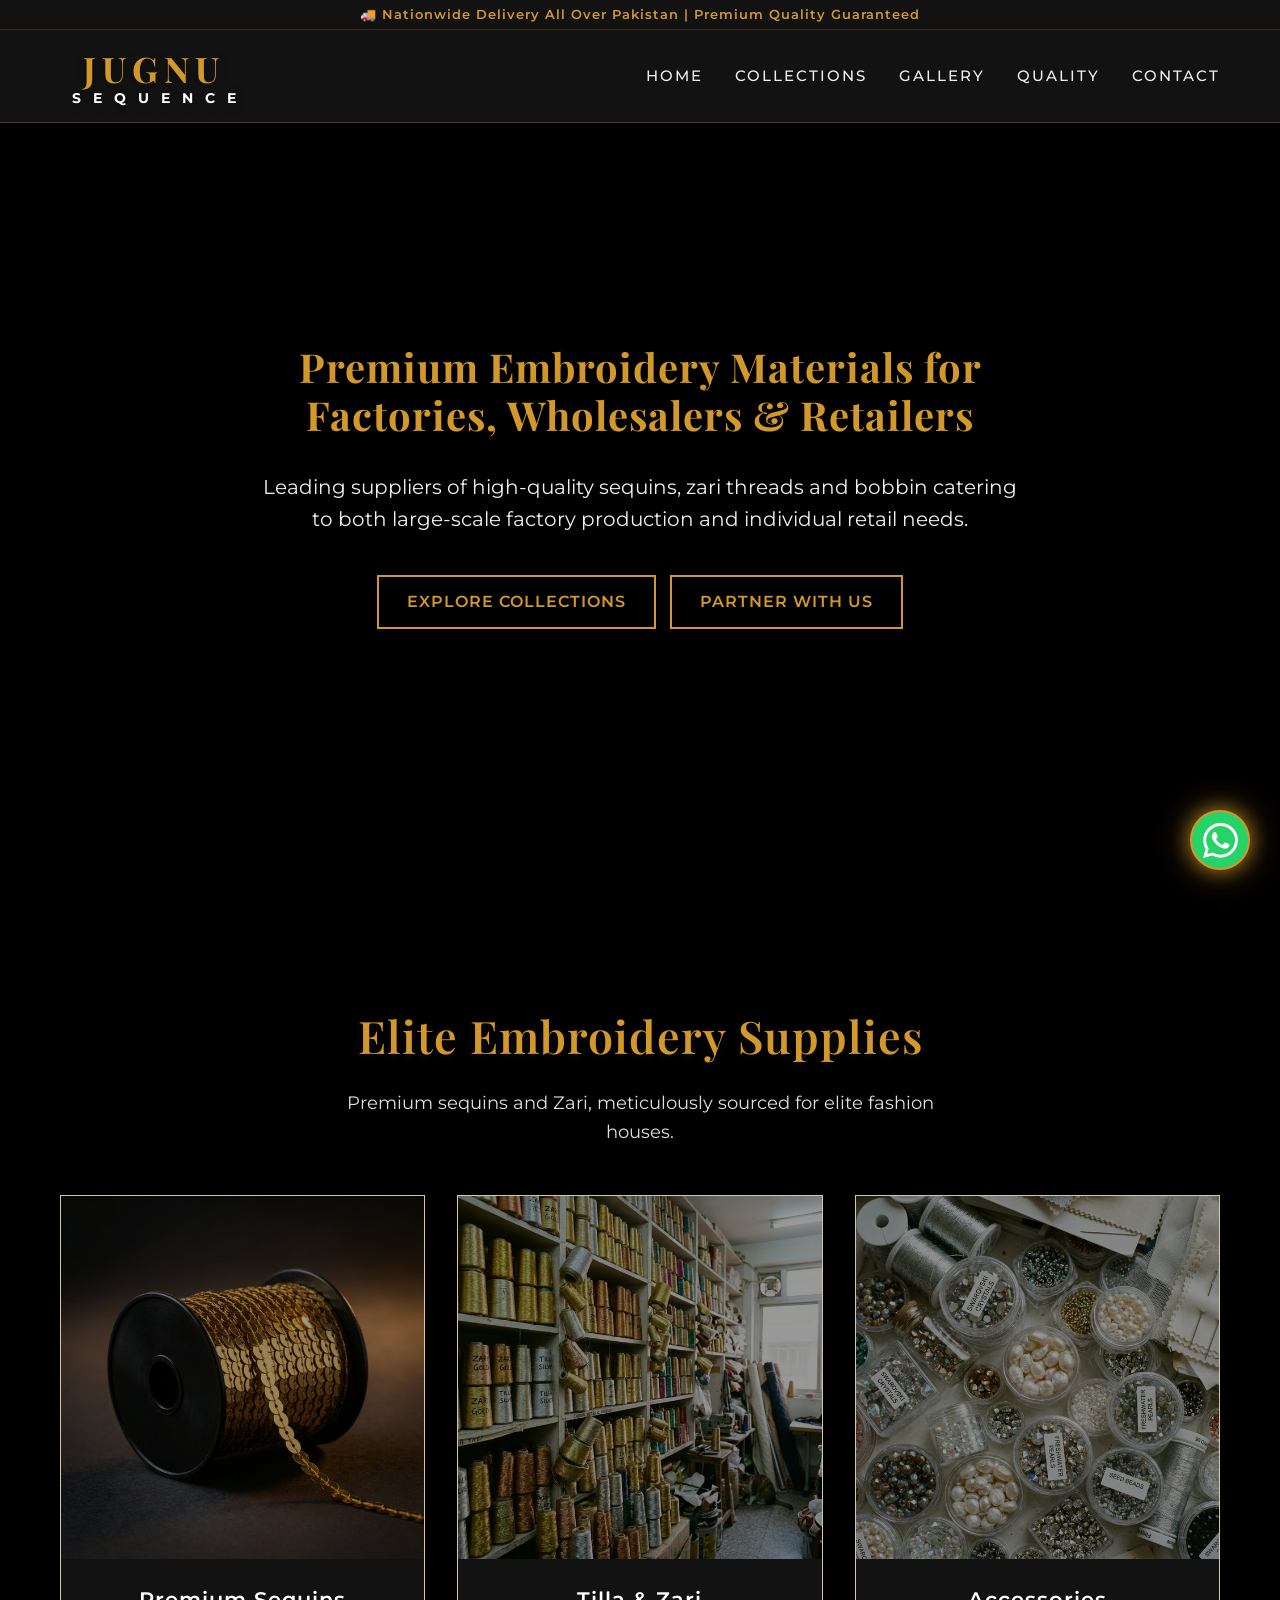
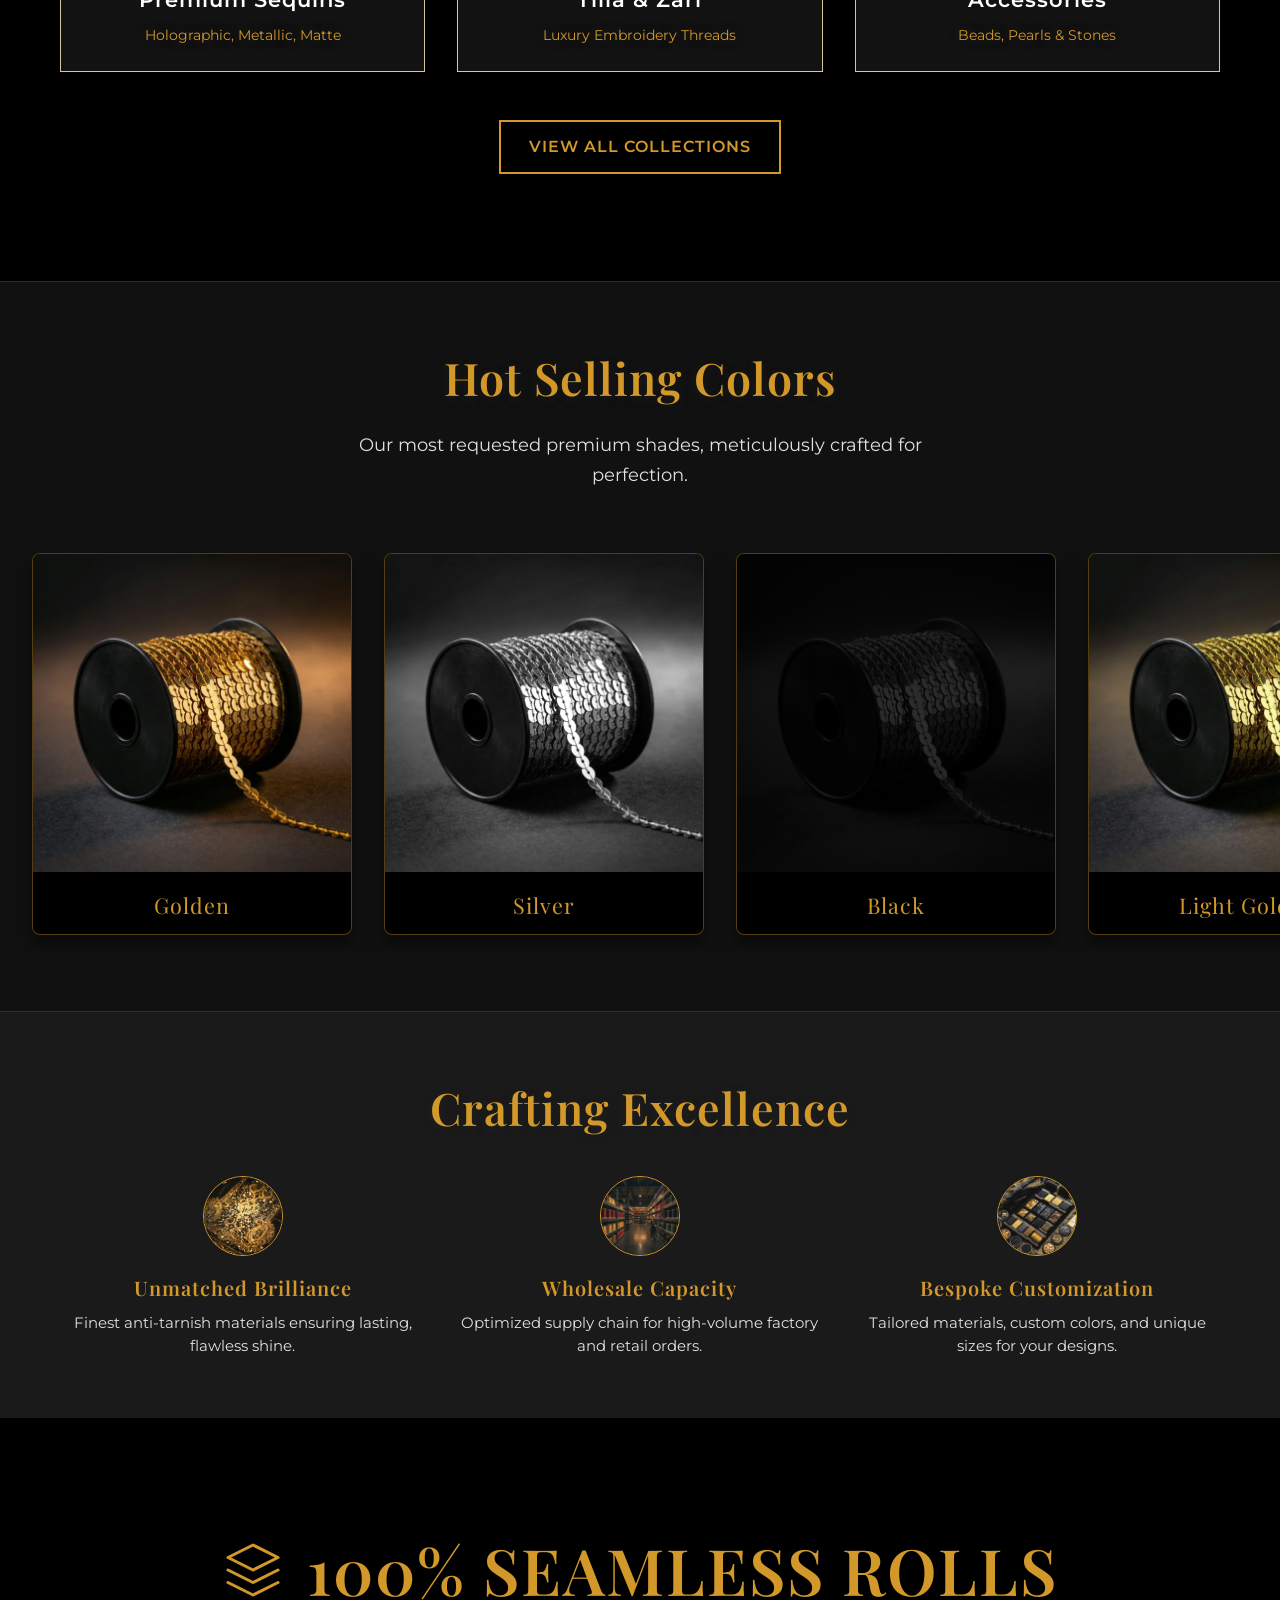
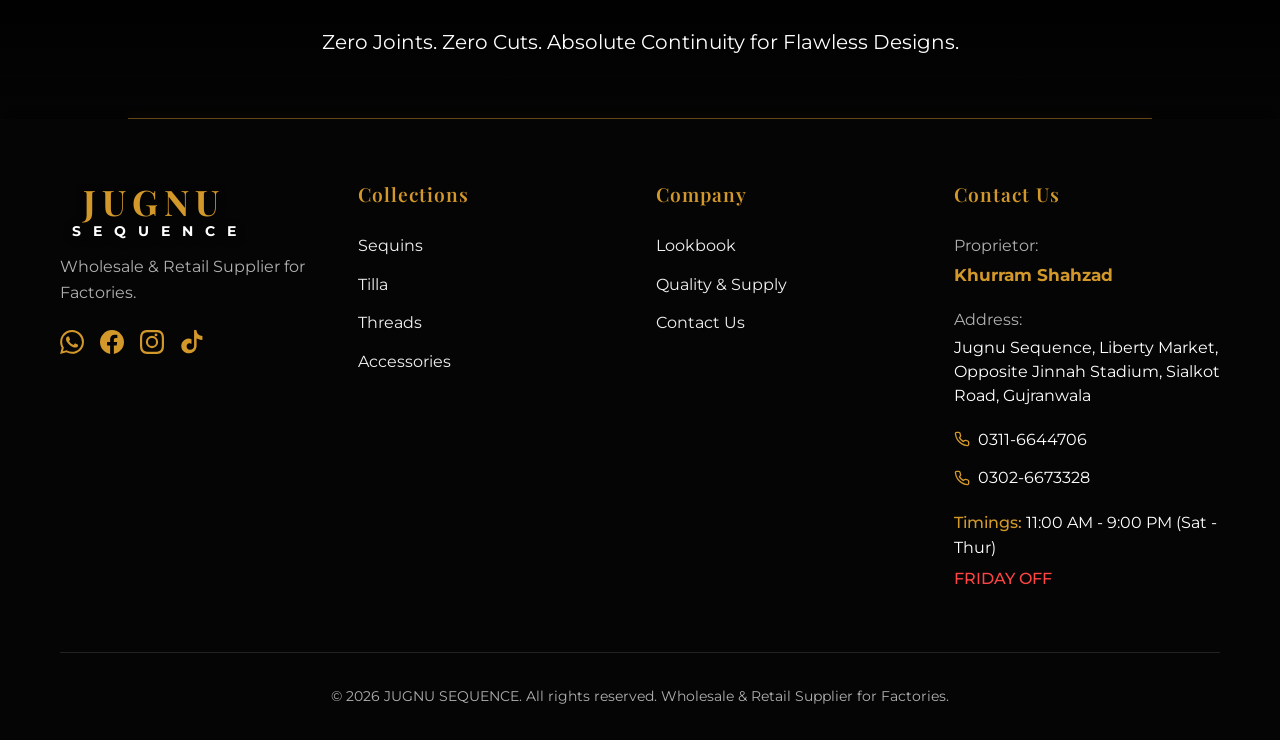
<file: index.html>
<!DOCTYPE html>
<html lang="en">

<head>
    <meta charset="UTF-8">
    <meta name="viewport" content="width=device-width, initial-scale=1.0">
    <title>JUGNU SEQUENCE | Premium Embroidery Materials</title>

    <!-- Google Fonts -->
    <link rel="preconnect" href="https://fonts.googleapis.com">
    <link rel="preconnect" href="https://fonts.gstatic.com" crossorigin>
    <link
        href="https://fonts.googleapis.com/css2?family=Montserrat:wght@300;400;500;600&family=Playfair+Display:wght@400;600;700&display=swap"
        rel="stylesheet">

    <!-- Custom CSS -->
    <link rel="stylesheet" href="style.css">
</head>

<body>

    <!-- Announcement Bar -->
    <div class="announcement-bar">
        🚚 Nationwide Delivery All Over Pakistan | Premium Quality Guaranteed
    </div>

    <!-- Navigation -->
    <nav class="navbar">
        <div class="container nav-container">
            <a href="index.html" class="logo">JUGNU<br><span>SEQUENCE</span></a>
            <ul class="nav-links">
                <li><a href="index.html">Home</a></li>
                <li><a href="collections.html">Collections</a></li>
                <li><a href="gallery.html">Gallery</a></li>
                <li><a href="quality.html">Quality</a></li>
                <li><a href="contact.html">Contact</a></li>
            </ul>
            <button class="mobile-menu-btn">☰</button>
        </div>
    </nav>

    <!-- Hero Section -->
    <section class="hero">
        <video autoplay loop muted playsinline class="hero-video">
            <source src="banner-video.mp4" type="video/mp4">
        </video>
        <div class="hero-bg"></div>
        <div class="hero-content">
            <h1 class="hero-title">Premium Embroidery Materials for Factories, Wholesalers & Retailers</h1>
            <p class="hero-subtitle">Leading suppliers of high-quality sequins, zari threads and bobbin catering to both
                large-scale factory production and individual retail needs.</p>
            </div>
        <div class="hero-buttons-container">
            <a href="collections.html" class="btn btn-outline">Explore Collections</a>
            <a href="contact.html" class="btn btn-outline" style="margin-left: 10px;">Partner With Us</a>
        </div>
    </section>

    <!-- Featured Categories Section -->
    <section class="section">
        <div class="container">
            <h2 class="section-title animate-on-scroll" style="color: #d3982a;">Elite Embroidery Supplies</h2>
            <p class="section-subtitle animate-on-scroll">Premium sequins and Zari, meticulously sourced for elite
                fashion houses.</p>

            <div class="grid grid-3 animate-on-scroll">
                <!-- Category 1 -->
                <a href="category.html?type=sequins" class="card">
                    <div class="card-img-wrapper">
                        <!-- Custom Generated Sequins -->
                        <img src="sequins_metallic.png"
                            alt="High-quality metallic sequins for luxury embroidery and wholesale fashion supplies"
                            loading="lazy" class="card-img">
                    </div>
                    <div class="card-content">
                        <h3 class="card-title">Premium Sequins</h3>
                        <p class="text-gold" style="font-size: 0.9rem;">Holographic, Metallic, Matte</p>
                    </div>
                </a>

                <!-- Category 2 -->
                <a href="category.html?type=tilla" class="card">
                    <div class="card-img-wrapper">
                        <!-- Custom Generated Tilla -->
                        <img src="tilla.png" alt="Traditional golden and silver Zari Tilla threads for premium clothing"
                            loading="lazy" class="card-img">
                    </div>
                    <div class="card-content">
                        <h3 class="card-title">Tilla & Zari</h3>
                        <p class="text-gold" style="font-size: 0.9rem;">Luxury Embroidery Threads</p>
                    </div>
                </a>

                <!-- Category 3 -->
                <a href="category.html?type=accessories" class="card">
                    <div class="card-img-wrapper">
                        <!-- Custom Generated Accessories -->
                        <img src="accessories.png" alt="Wholesale embroidery accessories and materials" loading="lazy"
                            class="card-img">
                    </div>
                    <div class="card-content">
                        <h3 class="card-title">Accessories</h3>
                        <p class="text-gold" style="font-size: 0.9rem;">Beads, Pearls & Stones</p>
                    </div>
                </a>
            </div>

            <div style="text-align: center; margin-top: 3rem;">
                <a href="collections.html" class="btn btn-outline">View All Collections</a>
            </div>
        </div>
    </section>

    <!-- Hot Selling Section -->
    <section class="section hot-selling-section"
        style="background-color: var(--bg-card); border-top: 1px solid rgba(211, 152, 42, 0.2); border-bottom: 1px solid rgba(211, 152, 42, 0.2); padding: 60px 0;">
        <div class="container text-center" style="margin-bottom: 3rem;">
            <h2 class="section-title animate-on-scroll" style="color: #d3982a;">Hot Selling Colors</h2>
            <p class="section-subtitle animate-on-scroll">Our most requested premium shades, meticulously crafted for
                perfection.</p>
        </div>

        <div class="marquee-wrapper animate-on-scroll">
            <div class="marquee-track">
                <!-- Group 1 -->
                <a href="product.html?color=golden" class="marquee-item">
                    <div class="marquee-img-wrapper">
                        <img src="sequins_metallic.png" alt="Golden Sequins" loading="lazy">
                    </div>
                    <p class="marquee-label">Golden</p>
                </a>
                <a href="product.html?color=silver" class="marquee-item">
                    <div class="marquee-img-wrapper">
                        <img src="sequins_metallic.png" alt="Silver Sequins" loading="lazy"
                            style="filter: grayscale(100%) brightness(1.2);">
                    </div>
                    <p class="marquee-label">Silver</p>
                </a>
                <a href="product.html?color=black" class="marquee-item">
                    <div class="marquee-img-wrapper">
                        <img src="sequins_metallic.png" alt="Black Sequins" loading="lazy"
                            style="filter: grayscale(100%) brightness(0.2);">
                    </div>
                    <p class="marquee-label">Black</p>
                </a>
                <a href="product.html?color=light-golden" class="marquee-item">
                    <div class="marquee-img-wrapper">
                        <img src="sequins_metallic.png" alt="Light Golden Sequins" loading="lazy"
                            style="filter: hue-rotate(15deg) brightness(1.1) saturate(0.8);">
                    </div>
                    <p class="marquee-label">Light Golden</p>
                </a>
                <a href="product.html?color=copper" class="marquee-item">
                    <div class="marquee-img-wrapper">
                        <img src="sequins_metallic.png" alt="Copper Sequins" loading="lazy"
                            style="filter: hue-rotate(-25deg) saturate(1.5) brightness(0.9);">
                    </div>
                    <p class="marquee-label">Copper</p>
                </a>
                <a href="product.html?color=golden-glitter" class="marquee-item">
                    <div class="marquee-img-wrapper">
                        <img src="sequins_metallic.png" alt="Golden Glitter Sequins" loading="lazy"
                            style="filter: contrast(1.5) brightness(1.2);">
                    </div>
                    <p class="marquee-label">Golden Glitter</p>
                </a>
                <a href="product.html?color=silver-glitter" class="marquee-item">
                    <div class="marquee-img-wrapper">
                        <img src="sequins_metallic.png" alt="Silver Glitter Sequins" loading="lazy"
                            style="filter: grayscale(100%) contrast(1.5) brightness(1.5);">
                    </div>
                    <p class="marquee-label">Silver Glitter</p>
                </a>

                <!-- Group 2 for seamless looping -->
                <a href="product.html?color=golden" class="marquee-item">
                    <div class="marquee-img-wrapper">
                        <img src="sequins_metallic.png" alt="Golden Sequins" loading="lazy">
                    </div>
                    <p class="marquee-label">Golden</p>
                </a>
                <a href="product.html?color=silver" class="marquee-item">
                    <div class="marquee-img-wrapper">
                        <img src="sequins_metallic.png" alt="Silver Sequins" loading="lazy"
                            style="filter: grayscale(100%) brightness(1.2);">
                    </div>
                    <p class="marquee-label">Silver</p>
                </a>
                <a href="product.html?color=black" class="marquee-item">
                    <div class="marquee-img-wrapper">
                        <img src="sequins_metallic.png" alt="Black Sequins" loading="lazy"
                            style="filter: grayscale(100%) brightness(0.2);">
                    </div>
                    <p class="marquee-label">Black</p>
                </a>
                <a href="product.html?color=light-golden" class="marquee-item">
                    <div class="marquee-img-wrapper">
                        <img src="sequins_metallic.png" alt="Light Golden Sequins" loading="lazy"
                            style="filter: hue-rotate(15deg) brightness(1.1) saturate(0.8);">
                    </div>
                    <p class="marquee-label">Light Golden</p>
                </a>
                <a href="product.html?color=copper" class="marquee-item">
                    <div class="marquee-img-wrapper">
                        <img src="sequins_metallic.png" alt="Copper Sequins" loading="lazy"
                            style="filter: hue-rotate(-25deg) saturate(1.5) brightness(0.9);">
                    </div>
                    <p class="marquee-label">Copper</p>
                </a>
                <a href="product.html?color=golden-glitter" class="marquee-item">
                    <div class="marquee-img-wrapper">
                        <img src="sequins_metallic.png" alt="Golden Glitter Sequins" loading="lazy"
                            style="filter: contrast(1.5) brightness(1.2);">
                    </div>
                    <p class="marquee-label">Golden Glitter</p>
                </a>
                <a href="product.html?color=silver-glitter" class="marquee-item">
                    <div class="marquee-img-wrapper">
                        <img src="sequins_metallic.png" alt="Silver Glitter Sequins" loading="lazy"
                            style="filter: grayscale(100%) contrast(1.5) brightness(1.5);">
                    </div>
                    <p class="marquee-label">Silver Glitter</p>
                </a>
            </div>
        </div>
    </section>

    <!-- Crafting Excellence Section -->
    <section class="section" style="background-color: #1a1a1a; padding: 60px 0;">
        <div class="container text-center">
            <h2 class="section-title animate-on-scroll" style="color: #d3982a; margin-bottom: 0.5rem;">Crafting
                Excellence</h2>

            <div class="grid grid-3 animate-on-scroll" style="margin-top: 2rem;">

                <!-- Component 1 -->
                <div class="excellence-item">
                    <div class="excellence-img-wrapper"
                        style="width: 80px; height: 80px; margin: 0 auto 1rem; border: 1px solid #d3982a; border-radius: 50%;">
                        <img src="excellence_brilliance.png" alt="Unmatched Brilliance" loading="lazy">
                    </div>
                    <h3
                        style="color: #d3982a; font-family: var(--font-heading); font-size: 1.25rem; margin-bottom: 0.5rem;">
                        Unmatched Brilliance</h3>
                    <p style="color: #e0e0e0; font-size: 0.95rem; line-height: 1.5;">Finest anti-tarnish materials
                        ensuring lasting, flawless shine.</p>
                </div>

                <!-- Component 2 -->
                <div class="excellence-item">
                    <div class="excellence-img-wrapper"
                        style="width: 80px; height: 80px; margin: 0 auto 1rem; border: 1px solid #d3982a; border-radius: 50%;">
                        <img src="excellence_capacity.png" alt="Wholesale Capacity" loading="lazy">
                    </div>
                    <h3
                        style="color: #d3982a; font-family: var(--font-heading); font-size: 1.25rem; margin-bottom: 0.5rem;">
                        Wholesale Capacity</h3>
                    <p style="color: #e0e0e0; font-size: 0.95rem; line-height: 1.5;">Optimized supply chain for
                        high-volume factory and retail orders.</p>
                </div>

                <!-- Component 3 -->
                <div class="excellence-item">
                    <div class="excellence-img-wrapper"
                        style="width: 80px; height: 80px; margin: 0 auto 1rem; border: 1px solid #d3982a; border-radius: 50%;">
                        <img src="excellence_customization.png" alt="Bespoke Customization" loading="lazy">
                    </div>
                    <h3
                        style="color: #d3982a; font-family: var(--font-heading); font-size: 1.25rem; margin-bottom: 0.5rem;">
                        Bespoke Customization</h3>
                    <p style="color: #e0e0e0; font-size: 0.95rem; line-height: 1.5;">Tailored materials, custom colors,
                        and unique sizes for your designs.</p>
                </div>

            </div>
        </div>
    </section>

    <!-- Zero-Joint Statement Section -->
    <section class="section zero-joint-section animate-on-scroll"
        style="background: linear-gradient(to bottom, #000000 60%, #050505 100%); padding: 120px 0 60px;">
        <div class="container text-center">
            <div
                style="display: flex; align-items: center; justify-content: center; gap: 24px; margin-bottom: 1.5rem; flex-wrap: wrap;">
                <svg width="60" height="60" viewBox="0 0 24 24" fill="none" stroke="#d3982a" stroke-width="1.2"
                    stroke-linecap="round" stroke-linejoin="round" style="flex-shrink: 0;">
                    <polygon points="12 2 2 7 12 12 22 7 12 2"></polygon>
                    <polyline points="2 17 12 22 22 17"></polyline>
                    <polyline points="2 12 12 17 22 12"></polyline>
                </svg>
                <h2
                    style="font-family: var(--font-heading); font-size: 4rem; color: #d3982a; margin: 0; text-transform: uppercase; letter-spacing: 2px; line-height: 1;">
                    100% Seamless Rolls</h2>
            </div>
            <p
                style="font-family: var(--font-body); font-size: 1.25rem; color: #ffffff; max-width: 800px; margin: 0 auto;">
                Zero Joints. Zero Cuts. Absolute Continuity for Flawless Designs.</p>
        </div>
    </section>

    <!-- Elegant Divider -->
    <div style="width: 100%; display: flex; justify-content: center; background-color: #050505;">
        <div
            style="width: 80%; height: 1px; background-color: #d3982a; opacity: 0.8; box-shadow: 0 0 10px rgba(211, 152, 42, 0.5);">
        </div>
    </div>

    <!-- Footer -->
    <footer class="footer"
        style="margin-top: 0; border-top: none; padding-top: 60px; box-shadow: 0 -10px 20px rgba(0,0,0,0.5); position: relative; z-index: 10;">
        <div class="container">
            <div class="footer-content">
                <div class="footer-col">
                    <a href="index.html" class="logo" style="width: fit-content; margin-bottom: 1rem;">JUGNU<br><span>SEQUENCE</span></a>
                    <p style="color: var(--text-secondary); margin-bottom: 1rem;">Wholesale & Retail Supplier for
                        Factories.</p>
                    <div class="social-links" style="display: flex; gap: 1rem; margin-top: 1.5rem;">
                        <a href="https://wa.me/923116644706" style="color: #d3982a; transition: color 0.3s ease;"><svg
                                width="24" height="24" viewBox="0 0 24 24" fill="currentColor">
                                <path
                                    d="M17.472 14.382c-.297-.149-1.758-.867-2.03-.967-.273-.099-.471-.148-.67.15-.197.297-.767.966-.94 1.164-.173.199-.347.223-.644.075-.297-.15-1.255-.463-2.39-1.475-.883-.788-1.48-1.761-1.653-2.059-.173-.297-.018-.458.13-.606.134-.133.298-.347.446-.52.149-.174.198-.298.298-.497.099-.198.05-.371-.025-.52-.075-.149-.669-1.612-.916-2.207-.242-.579-.487-.5-.669-.51a12.8 12.8 0 0 0-.57-.01c-.198 0-.52.074-.792.372-.272.297-1.04 1.016-1.04 2.479 0 1.462 1.065 2.875 1.213 3.074.149.198 2.096 3.2 5.077 4.487.709.306 1.262.489 1.694.625.712.227 1.36.195 1.871.118.571-.085 1.758-.719 2.006-1.413.248-.694.248-1.289.173-1.413-.074-.124-.272-.198-.57-.347m-5.421 7.403h-.004a9.87 9.87 0 0 1-5.031-1.378l-.361-.214-3.741.982.998-3.648-.235-.374a9.86 9.86 0 0 1-1.51-5.26c.001-5.45 4.436-9.884 9.888-9.884 2.64 0 5.122 1.03 6.988 2.898a9.82 9.82 0 0 1 2.893 6.994c-.003 5.45-4.437 9.884-9.885 9.884m8.413-18.297A11.8 11.8 0 0 0 12.05 0C5.495 0 .16 5.335.157 11.892c0 2.096.547 4.142 1.588 5.945L.057 24l6.305-1.654a11.9 11.9 0 0 0 5.683 1.448h.005c6.554 0 11.89-5.335 11.893-11.893a11.8 11.8 0 0 0-3.48-8.413Z">
                                </path>
                            </svg></a>
                        <a href="https://facebook.com" style="color: #d3982a; transition: color 0.3s ease;"><svg
                                width="24" height="24" viewBox="0 0 24 24" fill="currentColor">
                                <path
                                    d="M24 12.073c0-6.627-5.373-12-12-12s-12 5.373-12 12c0 5.99 4.388 10.954 10.125 11.854v-8.385H7.078v-3.469h3.047V9.43c0-3.007 1.792-4.669 4.533-4.669 1.312 0 2.686.235 2.686.235v2.953H15.83c-1.491 0-1.956.925-1.956 1.874v2.25h3.328l-.532 3.469h-2.796v8.385C19.612 23.027 24 18.062 24 12.073z" />
                            </svg></a>
                        <a href="https://instagram.com" style="color: #d3982a; transition: color 0.3s ease;"><svg
                                width="24" height="24" viewBox="0 0 24 24" fill="currentColor">
                                <path
                                    d="M12 2.163c3.204 0 3.584.012 4.85.07 3.252.148 4.771 1.691 4.919 4.919.058 1.265.069 1.645.069 4.849 0 3.205-.012 3.584-.069 4.849-.149 3.225-1.664 4.771-4.919 4.919-1.266.058-1.644.07-4.85.07-3.204 0-3.584-.012-4.849-.07-3.26-.149-4.771-1.699-4.919-4.92-.058-1.265-.07-1.644-.07-4.849 0-3.204.013-3.583.07-4.849.149-3.227 1.664-4.771 4.919-4.919 1.266-.057 1.645-.069 4.849-.069zM12 0C8.741 0 8.333.014 7.053.072 2.695.272.273 2.69.073 7.052.014 8.333 0 8.741 0 12c0 3.259.014 3.668.072 4.948.2 4.358 2.618 6.78 6.98 6.98C8.333 23.986 8.741 24 12 24c3.259 0 3.668-.014 4.948-.072 4.354-.2 6.782-2.618 6.979-6.98.059-1.28.073-1.689.073-4.948 0-3.259-.014-3.667-.072-4.947-.196-4.354-2.617-6.78-6.979-6.98C15.668.014 15.259 0 12 0zm0 5.838a6.162 6.162 0 100 12.324 6.162 6.162 0 000-12.324zM12 16a4 4 0 110-8 4 4 0 010 8zm3.975-9.658a1.44 1.44 0 100-2.88 1.44 1.44 0 000 2.88z" />
                            </svg></a>
                        <a href="https://tiktok.com" style="color: #d3982a; transition: color 0.3s ease;"><svg
                                width="24" height="24" viewBox="0 0 24 24" fill="currentColor">
                                <path
                                    d="M12.525.02c1.31-.02 2.61-.01 3.91.02.08 1.53.63 3.09 1.75 4.17 1.12 1.11 2.7 1.62 4.24 1.79v4.03c-1.44-.05-2.89-.35-4.2-.97-.57-.26-1.1-.59-1.62-.93v7.2c0 1.61-.41 3.24-1.29 4.59-1.27 1.95-3.5 3.19-5.91 3.32-2.3.12-4.63-.61-6.19-2.31-1.55-1.68-2.22-4-1.84-6.26.39-2.28 1.84-4.25 3.84-5.26 1.93-.97 4.27-1.07 6.27-.14v4.45c-.34-.14-.7-.25-1.07-.33-.67-.14-1.39-.14-2.02.13-.86.37-1.48 1.13-1.68 2.05-.2 1.01-.01 2.11.58 2.92.57.78 1.48 1.25 2.45 1.35 1.17.11 2.42-.25 3.23-1.1.72-.75 1.1-1.78 1.1-2.83V0l.43.02z" />
                            </svg></a>
                    </div>
                </div>
                <div class="footer-col">
                    <h3>Collections</h3>
                    <ul class="footer-links">
                        <li><a href="category.html?type=sequins">Sequins</a></li>
                        <li><a href="category.html?type=tilla">Tilla</a></li>
                        <li><a href="category.html?type=threads">Threads</a></li>
                        <li><a href="category.html?type=accessories">Accessories</a></li>
                    </ul>
                </div>
                <div class="footer-col">
                    <h3>Company</h3>
                    <ul class="footer-links">
                        <li><a href="gallery.html">Lookbook</a></li>
                        <li><a href="quality.html">Quality & Supply</a></li>
                        <li><a href="contact.html">Contact Us</a></li>
                    </ul>
                </div>
                <div class="footer-col">
                    <h3>Contact Us</h3>
                    <ul class="footer-links" style="color: var(--text-secondary);">
                        <li style="margin-bottom: 1.2rem;">
                            <div style="color: var(--text-secondary); margin-bottom: 0.2rem;">Proprietor:</div>
                            <div style="color: #d3982a; font-weight: bold; font-size: 1.05rem;">Khurram Shahzad</div>
                        </li>
                        <li style="line-height: 1.5; margin-bottom: 1.2rem;">
                            <div style="color: var(--text-secondary); margin-bottom: 0.2rem;">Address:</div>
                            <div style="color: #fff;">Jugnu Sequence, Liberty Market, Opposite Jinnah Stadium, Sialkot Road, Gujranwala</div>
                        </li>
                        <li style="display: flex; align-items: center; gap: 8px; margin-bottom: 0.8rem;">
                            <svg width="16" height="16" viewBox="0 0 24 24" fill="none" stroke="#d3982a" stroke-width="2" stroke-linecap="round" stroke-linejoin="round"><path d="M22 16.92v3a2 2 0 0 1-2.18 2 19.79 19.79 0 0 1-8.63-3.07 19.5 19.5 0 0 1-6-6 19.79 19.79 0 0 1-3.07-8.67A2 2 0 0 1 4.11 2h3a2 2 0 0 1 2 1.72 12.84 12.84 0 0 0 .7 2.81 2 2 0 0 1-.45 2.11L8.09 9.91a16 16 0 0 0 6 6l1.27-1.27a2 2 0 0 1 2.11-.45 12.84 12.84 0 0 0 2.81.7A2 2 0 0 1 22 16.92z"></path></svg>
                            <span style="color: #fff;">0311-6644706</span>
                        </li>
                        <li style="display: flex; align-items: center; gap: 8px; margin-bottom: 1.2rem;">
                            <svg width="16" height="16" viewBox="0 0 24 24" fill="none" stroke="#d3982a" stroke-width="2" stroke-linecap="round" stroke-linejoin="round"><path d="M22 16.92v3a2 2 0 0 1-2.18 2 19.79 19.79 0 0 1-8.63-3.07 19.5 19.5 0 0 1-6-6 19.79 19.79 0 0 1-3.07-8.67A2 2 0 0 1 4.11 2h3a2 2 0 0 1 2 1.72 12.84 12.84 0 0 0 .7 2.81 2 2 0 0 1-.45 2.11L8.09 9.91a16 16 0 0 0 6 6l1.27-1.27a2 2 0 0 1 2.11-.45 12.84 12.84 0 0 0 2.81.7A2 2 0 0 1 22 16.92z"></path></svg>
                            <span style="color: #fff;">0302-6673328</span>
                        </li>
                        <li style="color: #fff; margin-bottom: 0.3rem;"><span style="color: #d3982a; font-weight: 500;">Timings:</span> 11:00 AM - 9:00 PM (Sat - Thur)</li>
                        <li style="color: #ff4444; font-weight: 500;">FRIDAY OFF</li>
                    </ul>
                </div>
            </div>
            <div class="footer-bottom">
                &copy; 2026 JUGNU SEQUENCE. All rights reserved. Wholesale & Retail Supplier for Factories.
            </div>
        </div>
    </footer>

    <!-- Custom JS -->
    <script src="script.js"></script>
    <!-- Global Floating WhatsApp Icon -->
    <a href="https://wa.me/923116644706?text=Salam!%20I%20am%20browsing%20your%20website%20and%20have%20an%20inquiry.%20Could%20you%20please%20assist%20me%3F"
        class="floating-wa-icon" target="_blank" rel="noopener noreferrer">
        <svg width="30" height="30" viewBox="0 0 24 24" fill="currentColor">
            <path
                d="M17.472 14.382c-.297-.149-1.758-.867-2.03-.967-.273-.099-.471-.148-.67.15-.197.297-.767.966-.94 1.164-.173.199-.347.223-.644.075-.297-.15-1.255-.463-2.39-1.475-.883-.788-1.48-1.761-1.653-2.059-.173-.297-.018-.458.13-.606.134-.133.298-.347.446-.52.149-.174.198-.298.298-.497.099-.198.05-.371-.025-.52-.075-.149-.669-1.612-.916-2.207-.242-.579-.487-.5-.669-.51a12.8 12.8 0 0 0-.57-.01c-.198 0-.52.074-.792.372-.272.297-1.04 1.016-1.04 2.479 0 1.462 1.065 2.875 1.213 3.074.149.198 2.096 3.2 5.077 4.487.709.306 1.262.489 1.694.625.712.227 1.36.195 1.871.118.571-.085 1.758-.719 2.006-1.413.248-.694.248-1.289.173-1.413-.074-.124-.272-.198-.57-.347m-5.421 7.403h-.004a9.87 9.87 0 0 1-5.031-1.378l-.361-.214-3.741.982.998-3.648-.235-.374a9.86 9.86 0 0 1-1.51-5.26c.001-5.45 4.436-9.884 9.888-9.884 2.64 0 5.122 1.03 6.988 2.898a9.82 9.82 0 0 1 2.893 6.994c-.003 5.45-4.437 9.884-9.885 9.884m8.413-18.297A11.8 11.8 0 0 0 12.05 0C5.495 0 .16 5.335.157 11.892c0 2.096.547 4.142 1.588 5.945L.057 24l6.305-1.654a11.9 11.9 0 0 0 5.683 1.448h.005c6.554 0 11.89-5.335 11.893-11.893a11.8 11.8 0 0 0-3.48-8.413Z" />
        </svg>
    </a>
</body>

</html>
</file>
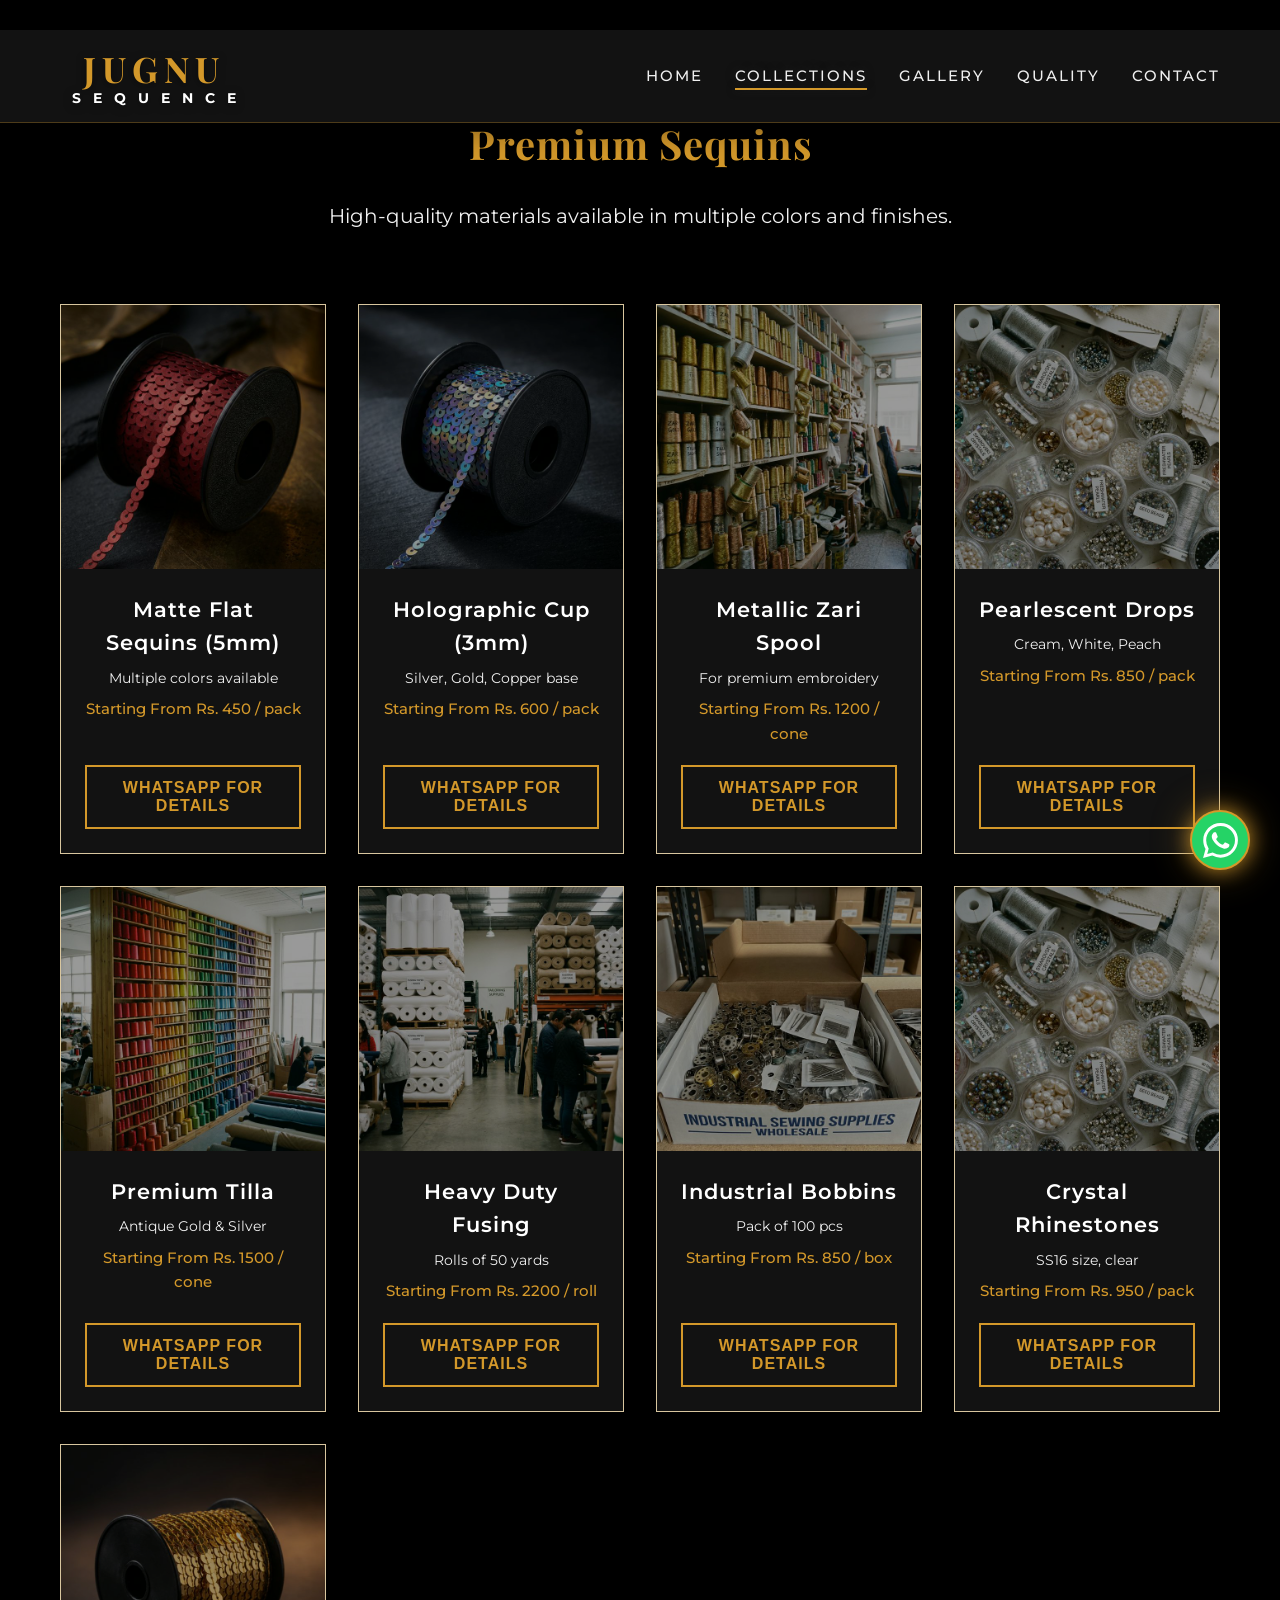
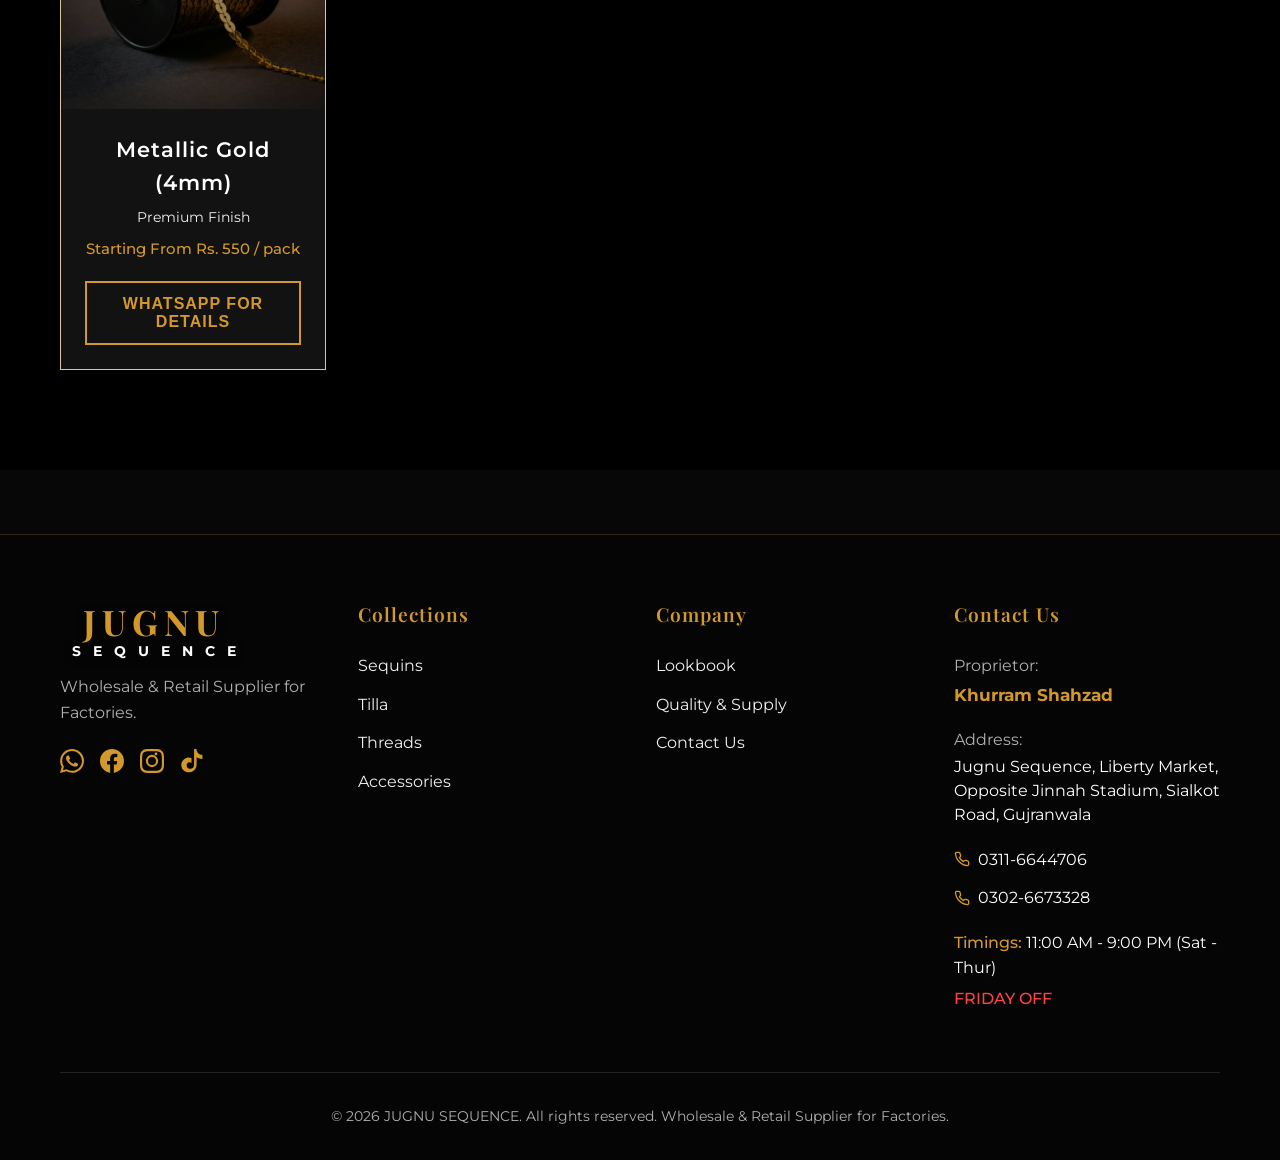
<file: category.html>
<!DOCTYPE html>
<html lang="en">

<head>
    <meta charset="UTF-8">
    <meta name="viewport" content="width=device-width, initial-scale=1.0">
    <title>Category | JUGNU SEQUENCE</title>
    <!-- Google Fonts -->
    <link rel="preconnect" href="https://fonts.googleapis.com">
    <link rel="preconnect" href="https://fonts.gstatic.com" crossorigin>
    <link
        href="https://fonts.googleapis.com/css2?family=Montserrat:wght@300;400;500;600&family=Playfair+Display:wght@400;600;700&display=swap"
        rel="stylesheet">
    <!-- Custom CSS -->
    <link rel="stylesheet" href="style.css">

    <style>
        .product-card {
            display: flex;
            flex-direction: column;
            justify-content: space-between;
            height: 100%;
        }

        .product-card .card-content {
            flex-grow: 1;
            display: flex;
            flex-direction: column;
        }

        .btn-full {
            width: 100%;
            margin-top: auto;
        }
    </style>
</head>

<body>

    <!-- Navigation -->
    <nav class="navbar">
        <div class="container nav-container">
            <a href="index.html" class="logo">JUGNU<br><span>SEQUENCE</span></a>
            <ul class="nav-links">
                <li><a href="index.html">Home</a></li>
                <li><a href="collections.html" class="text-gold">Collections</a></li>
                <li><a href="gallery.html">Gallery</a></li>
                <li><a href="quality.html">Quality</a></li>
                <li><a href="contact.html">Contact</a></li>
            </ul>
            <button class="mobile-menu-btn">☰</button>
        </div>
    </nav>

    <!-- Header Section -->
    <section class="section" style="padding-top: 120px; padding-bottom: 2rem;">
        <div class="container text-center">
            <h1 class="hero-title" style="font-size: 2.5rem;" id="category-title">Premium Sequins</h1>
            <p class="hero-subtitle">High-quality materials available in multiple colors and finishes.</p>
        </div>
    </section>

    <!-- Products Grid -->
    <section class="section" style="padding-top: 0;">
        <div class="container">
            <!-- Dynamic Category Labeling based on URL parameters or just dummy content -->
            <div class="grid grid-4">

                <!-- Product 1 -->
                <div class="card product-card" data-name="Matte Flat Sequins 5mm" data-code="SQ-5M-01">
                    <div class="card-img-wrapper">
                        <img src="sequins_matte.png" alt="Matte Flat Sequins" class="card-img">
                    </div>
                    <div class="card-content">
                        <h3 class="card-title">Matte Flat Sequins (5mm)</h3>
                        <p class="text-secondary" style="font-size: 0.85rem; margin-bottom: 0.5rem;">Multiple colors
                            available</p>
                        <p class="card-price">Starting From Rs. 450 / pack</p>
                        <button class="btn btn-outline btn-full wa-buy-btn">WhatsApp for Details</button>
                    </div>
                </div>

                <!-- Product 2 -->
                <div class="card product-card" data-name="Holographic Cup Sequins 3mm" data-code="SQ-3HC-02">
                    <div class="card-img-wrapper">
                        <img src="sequins_holographic.png" alt="Holographic Cup Sequins" class="card-img">
                    </div>
                    <div class="card-content">
                        <h3 class="card-title">Holographic Cup (3mm)</h3>
                        <p class="text-secondary" style="font-size: 0.85rem; margin-bottom: 0.5rem;">Silver, Gold,
                            Copper base</p>
                        <p class="card-price">Starting From Rs. 600 / pack</p>
                        <button class="btn btn-outline btn-full wa-buy-btn">WhatsApp for Details</button>
                    </div>
                </div>

                <!-- Product 3 -->
                <div class="card product-card" data-name="Metallic Thread Spool (Zari)" data-code="TH-ZR-01">
                    <div class="card-img-wrapper">
                        <img src="tilla.png" alt="Zari Thread" class="card-img">
                    </div>
                    <div class="card-content">
                        <h3 class="card-title">Metallic Zari Spool</h3>
                        <p class="text-secondary" style="font-size: 0.85rem; margin-bottom: 0.5rem;">For premium
                            embroidery</p>
                        <p class="card-price">Starting From Rs. 1200 / cone</p>
                        <button class="btn btn-outline btn-full wa-buy-btn">WhatsApp for Details</button>
                    </div>
                </div>

                <!-- Product 4 -->
                <div class="card product-card" data-name="Pearlescent Beads (Drop Shape)" data-code="BD-PRL-04">
                    <div class="card-img-wrapper">
                        <img src="accessories.png" alt="Pearl Beads" class="card-img">
                    </div>
                    <div class="card-content">
                        <h3 class="card-title">Pearlescent Drops</h3>
                        <p class="text-secondary" style="font-size: 0.85rem; margin-bottom: 0.5rem;">Cream, White, Peach
                        </p>
                        <p class="card-price">Starting From Rs. 850 / pack</p>
                        <button class="btn btn-outline btn-full wa-buy-btn">WhatsApp for Details</button>
                    </div>
                </div>

                <!-- Product 5 -->
                <div class="card product-card" data-name="Premium Tilla Thread" data-code="TL-PRM-05">
                    <div class="card-img-wrapper">
                        <img src="threads.png" alt="Tilla Thread" class="card-img">
                    </div>
                    <div class="card-content">
                        <h3 class="card-title">Premium Tilla</h3>
                        <p class="text-secondary" style="font-size: 0.85rem; margin-bottom: 0.5rem;">Antique Gold &
                            Silver</p>
                        <p class="card-price">Starting From Rs. 1500 / cone</p>
                        <button class="btn btn-outline btn-full wa-buy-btn">WhatsApp for Details</button>
                    </div>
                </div>

                <!-- Product 6 -->
                <div class="card product-card" data-name="Heavy Duty Fusing Sheet" data-code="FS-HD-06">
                    <div class="card-img-wrapper">
                        <img src="fusing.png" alt="Fusing Sheet" class="card-img">
                    </div>
                    <div class="card-content">
                        <h3 class="card-title">Heavy Duty Fusing</h3>
                        <p class="text-secondary" style="font-size: 0.85rem; margin-bottom: 0.5rem;">Rolls of 50 yards
                        </p>
                        <p class="card-price">Starting From Rs. 2200 / roll</p>
                        <button class="btn btn-outline btn-full wa-buy-btn">WhatsApp for Details</button>
                    </div>
                </div>

                <!-- Product 7 -->
                <div class="card product-card" data-name="Machine Bobbins (Silver)" data-code="MP-BOB-07">
                    <div class="card-img-wrapper">
                        <img src="machine_pins.png" alt="Machine Bobbins" class="card-img">
                    </div>
                    <div class="card-content">
                        <h3 class="card-title">Industrial Bobbins</h3>
                        <p class="text-secondary" style="font-size: 0.85rem; margin-bottom: 0.5rem;">Pack of 100 pcs</p>
                        <p class="card-price">Starting From Rs. 850 / box</p>
                        <button class="btn btn-outline btn-full wa-buy-btn">WhatsApp for Details</button>
                    </div>
                </div>

                <!-- Product 8 -->
                <div class="card product-card" data-name="Crystal Rhinestones (Clear)" data-code="AC-CR-08">
                    <div class="card-img-wrapper">
                        <img src="accessories.png" alt="Rhinestones" class="card-img">
                    </div>
                    <div class="card-content">
                        <h3 class="card-title">Crystal Rhinestones</h3>
                        <p class="text-secondary" style="font-size: 0.85rem; margin-bottom: 0.5rem;">SS16 size, clear
                        </p>
                        <p class="card-price">Starting From Rs. 950 / pack</p>
                        <button class="btn btn-outline btn-full wa-buy-btn">WhatsApp for Details</button>
                    </div>
                </div>

                <!-- Product 9 - Metallic Sequins -->
                <div class="card product-card" data-name="Metallic Gold Sequences 4mm" data-code="SQ-4MG-09">
                    <div class="card-img-wrapper">
                        <img src="sequins_metallic.png" alt="Metallic Gold Sequins" class="card-img">
                    </div>
                    <div class="card-content">
                        <h3 class="card-title">Metallic Gold (4mm)</h3>
                        <p class="text-secondary" style="font-size: 0.85rem; margin-bottom: 0.5rem;">Premium Finish</p>
                        <p class="card-price">Starting From Rs. 550 / pack</p>
                        <button class="btn btn-outline btn-full wa-buy-btn">WhatsApp for Details</button>
                    </div>
                </div>

            </div>
        </div>
    </section>

    <!-- Footer -->
    <footer class="footer">
        <div class="container">
            <div class="footer-content">
                <div class="footer-col">
                    <a href="index.html" class="logo" style="width: fit-content; margin-bottom: 1rem;">JUGNU<br><span>SEQUENCE</span></a>
                    <p style="color: var(--text-secondary); margin-bottom: 1rem;">Wholesale & Retail Supplier for
                        Factories.</p>
                    <div class="social-links" style="display: flex; gap: 1rem; margin-top: 1.5rem;">
                        <a href="https://wa.me/923116644706" style="color: #d3982a; transition: color 0.3s ease;"><svg
                                width="24" height="24" viewBox="0 0 24 24" fill="currentColor">
                                <path
                                    d="M17.472 14.382c-.297-.149-1.758-.867-2.03-.967-.273-.099-.471-.148-.67.15-.197.297-.767.966-.94 1.164-.173.199-.347.223-.644.075-.297-.15-1.255-.463-2.39-1.475-.883-.788-1.48-1.761-1.653-2.059-.173-.297-.018-.458.13-.606.134-.133.298-.347.446-.52.149-.174.198-.298.298-.497.099-.198.05-.371-.025-.52-.075-.149-.669-1.612-.916-2.207-.242-.579-.487-.5-.669-.51a12.8 12.8 0 0 0-.57-.01c-.198 0-.52.074-.792.372-.272.297-1.04 1.016-1.04 2.479 0 1.462 1.065 2.875 1.213 3.074.149.198 2.096 3.2 5.077 4.487.709.306 1.262.489 1.694.625.712.227 1.36.195 1.871.118.571-.085 1.758-.719 2.006-1.413.248-.694.248-1.289.173-1.413-.074-.124-.272-.198-.57-.347m-5.421 7.403h-.004a9.87 9.87 0 0 1-5.031-1.378l-.361-.214-3.741.982.998-3.648-.235-.374a9.86 9.86 0 0 1-1.51-5.26c.001-5.45 4.436-9.884 9.888-9.884 2.64 0 5.122 1.03 6.988 2.898a9.82 9.82 0 0 1 2.893 6.994c-.003 5.45-4.437 9.884-9.885 9.884m8.413-18.297A11.8 11.8 0 0 0 12.05 0C5.495 0 .16 5.335.157 11.892c0 2.096.547 4.142 1.588 5.945L.057 24l6.305-1.654a11.9 11.9 0 0 0 5.683 1.448h.005c6.554 0 11.89-5.335 11.893-11.893a11.8 11.8 0 0 0-3.48-8.413Z">
                                </path>
                            </svg></a>
                        <a href="https://facebook.com" style="color: #d3982a; transition: color 0.3s ease;"><svg
                                width="24" height="24" viewBox="0 0 24 24" fill="currentColor">
                                <path
                                    d="M24 12.073c0-6.627-5.373-12-12-12s-12 5.373-12 12c0 5.99 4.388 10.954 10.125 11.854v-8.385H7.078v-3.469h3.047V9.43c0-3.007 1.792-4.669 4.533-4.669 1.312 0 2.686.235 2.686.235v2.953H15.83c-1.491 0-1.956.925-1.956 1.874v2.25h3.328l-.532 3.469h-2.796v8.385C19.612 23.027 24 18.062 24 12.073z" />
                            </svg></a>
                        <a href="https://instagram.com" style="color: #d3982a; transition: color 0.3s ease;"><svg
                                width="24" height="24" viewBox="0 0 24 24" fill="currentColor">
                                <path
                                    d="M12 2.163c3.204 0 3.584.012 4.85.07 3.252.148 4.771 1.691 4.919 4.919.058 1.265.069 1.645.069 4.849 0 3.205-.012 3.584-.069 4.849-.149 3.225-1.664 4.771-4.919 4.919-1.266.058-1.644.07-4.85.07-3.204 0-3.584-.012-4.849-.07-3.26-.149-4.771-1.699-4.919-4.92-.058-1.265-.07-1.644-.07-4.849 0-3.204.013-3.583.07-4.849.149-3.227 1.664-4.771 4.919-4.919 1.266-.057 1.645-.069 4.849-.069zM12 0C8.741 0 8.333.014 7.053.072 2.695.272.273 2.69.073 7.052.014 8.333 0 8.741 0 12c0 3.259.014 3.668.072 4.948.2 4.358 2.618 6.78 6.98 6.98C8.333 23.986 8.741 24 12 24c3.259 0 3.668-.014 4.948-.072 4.354-.2 6.782-2.618 6.979-6.98.059-1.28.073-1.689.073-4.948 0-3.259-.014-3.667-.072-4.947-.196-4.354-2.617-6.78-6.979-6.98C15.668.014 15.259 0 12 0zm0 5.838a6.162 6.162 0 100 12.324 6.162 6.162 0 000-12.324zM12 16a4 4 0 110-8 4 4 0 010 8zm3.975-9.658a1.44 1.44 0 100-2.88 1.44 1.44 0 000 2.88z" />
                            </svg></a>
                        <a href="https://tiktok.com" style="color: #d3982a; transition: color 0.3s ease;"><svg
                                width="24" height="24" viewBox="0 0 24 24" fill="currentColor">
                                <path
                                    d="M12.525.02c1.31-.02 2.61-.01 3.91.02.08 1.53.63 3.09 1.75 4.17 1.12 1.11 2.7 1.62 4.24 1.79v4.03c-1.44-.05-2.89-.35-4.2-.97-.57-.26-1.1-.59-1.62-.93v7.2c0 1.61-.41 3.24-1.29 4.59-1.27 1.95-3.5 3.19-5.91 3.32-2.3.12-4.63-.61-6.19-2.31-1.55-1.68-2.22-4-1.84-6.26.39-2.28 1.84-4.25 3.84-5.26 1.93-.97 4.27-1.07 6.27-.14v4.45c-.34-.14-.7-.25-1.07-.33-.67-.14-1.39-.14-2.02.13-.86.37-1.48 1.13-1.68 2.05-.2 1.01-.01 2.11.58 2.92.57.78 1.48 1.25 2.45 1.35 1.17.11 2.42-.25 3.23-1.1.72-.75 1.1-1.78 1.1-2.83V0l.43.02z" />
                            </svg></a>
                    </div>
                </div>
                <div class="footer-col">
                    <h3>Collections</h3>
                    <ul class="footer-links">
                        <li><a href="category.html?type=sequins">Sequins</a></li>
                        <li><a href="category.html?type=tilla">Tilla</a></li>
                        <li><a href="category.html?type=threads">Threads</a></li>
                        <li><a href="category.html?type=accessories">Accessories</a></li>
                    </ul>
                </div>
                <div class="footer-col">
                    <h3>Company</h3>
                    <ul class="footer-links">
                        <li><a href="gallery.html">Lookbook</a></li>
                        <li><a href="quality.html">Quality & Supply</a></li>
                        <li><a href="contact.html">Contact Us</a></li>
                    </ul>
                </div>
                <div class="footer-col">
                    <h3>Contact Us</h3>
                    <ul class="footer-links" style="color: var(--text-secondary);">
                        <li style="margin-bottom: 1.2rem;">
                            <div style="color: var(--text-secondary); margin-bottom: 0.2rem;">Proprietor:</div>
                            <div style="color: #d3982a; font-weight: bold; font-size: 1.05rem;">Khurram Shahzad</div>
                        </li>
                        <li style="line-height: 1.5; margin-bottom: 1.2rem;">
                            <div style="color: var(--text-secondary); margin-bottom: 0.2rem;">Address:</div>
                            <div style="color: #fff;">Jugnu Sequence, Liberty Market, Opposite Jinnah Stadium, Sialkot Road, Gujranwala</div>
                        </li>
                        <li style="display: flex; align-items: center; gap: 8px; margin-bottom: 0.8rem;">
                            <svg width="16" height="16" viewBox="0 0 24 24" fill="none" stroke="#d3982a" stroke-width="2" stroke-linecap="round" stroke-linejoin="round"><path d="M22 16.92v3a2 2 0 0 1-2.18 2 19.79 19.79 0 0 1-8.63-3.07 19.5 19.5 0 0 1-6-6 19.79 19.79 0 0 1-3.07-8.67A2 2 0 0 1 4.11 2h3a2 2 0 0 1 2 1.72 12.84 12.84 0 0 0 .7 2.81 2 2 0 0 1-.45 2.11L8.09 9.91a16 16 0 0 0 6 6l1.27-1.27a2 2 0 0 1 2.11-.45 12.84 12.84 0 0 0 2.81.7A2 2 0 0 1 22 16.92z"></path></svg>
                            <span style="color: #fff;">0311-6644706</span>
                        </li>
                        <li style="display: flex; align-items: center; gap: 8px; margin-bottom: 1.2rem;">
                            <svg width="16" height="16" viewBox="0 0 24 24" fill="none" stroke="#d3982a" stroke-width="2" stroke-linecap="round" stroke-linejoin="round"><path d="M22 16.92v3a2 2 0 0 1-2.18 2 19.79 19.79 0 0 1-8.63-3.07 19.5 19.5 0 0 1-6-6 19.79 19.79 0 0 1-3.07-8.67A2 2 0 0 1 4.11 2h3a2 2 0 0 1 2 1.72 12.84 12.84 0 0 0 .7 2.81 2 2 0 0 1-.45 2.11L8.09 9.91a16 16 0 0 0 6 6l1.27-1.27a2 2 0 0 1 2.11-.45 12.84 12.84 0 0 0 2.81.7A2 2 0 0 1 22 16.92z"></path></svg>
                            <span style="color: #fff;">0302-6673328</span>
                        </li>
                        <li style="color: #fff; margin-bottom: 0.3rem;"><span style="color: #d3982a; font-weight: 500;">Timings:</span> 11:00 AM - 9:00 PM (Sat - Thur)</li>
                        <li style="color: #ff4444; font-weight: 500;">FRIDAY OFF</li>
                    </ul>
                </div>
            </div>
            <div class="footer-bottom">
                &copy; 2026 JUGNU SEQUENCE. All rights reserved. Wholesale & Retail Supplier for Factories.
            </div>
        </div>
    </footer>
    <!-- Custom JS -->
    <script src="script.js"></script>
    <script>
        // Simple script to update header based on URL param
        document.addEventListener('DOMContentLoaded', () => {
            const urlParams = new URLSearchParams(window.location.search);
            const type = urlParams.get('type');
            if (type) {
                const titleMap = {
                    'sequins': 'Premium Sequins',
                    'tilla': 'Luxury Tilla & Zari',
                    'threads': 'Couture Threads',
                    'machinepins': 'Machine Bobbins & Pins',
                    'fusing': 'Fusing Sheets',
                    'accessories': 'Beads & Accessories'
                };
                if (titleMap[type]) {
                    document.getElementById('category-title').innerText = titleMap[type];
                }
            }
        });
    </script>
    <!-- Global Floating WhatsApp Icon -->
    <a href="https://wa.me/923116644706?text=Salam!%20I%20am%20browsing%20your%20website%20and%20have%20an%20inquiry.%20Could%20you%20please%20assist%20me%3F"
        class="floating-wa-icon" target="_blank" rel="noopener noreferrer">
        <svg width="30" height="30" viewBox="0 0 24 24" fill="currentColor">
            <path
                d="M17.472 14.382c-.297-.149-1.758-.867-2.03-.967-.273-.099-.471-.148-.67.15-.197.297-.767.966-.94 1.164-.173.199-.347.223-.644.075-.297-.15-1.255-.463-2.39-1.475-.883-.788-1.48-1.761-1.653-2.059-.173-.297-.018-.458.13-.606.134-.133.298-.347.446-.52.149-.174.198-.298.298-.497.099-.198.05-.371-.025-.52-.075-.149-.669-1.612-.916-2.207-.242-.579-.487-.5-.669-.51a12.8 12.8 0 0 0-.57-.01c-.198 0-.52.074-.792.372-.272.297-1.04 1.016-1.04 2.479 0 1.462 1.065 2.875 1.213 3.074.149.198 2.096 3.2 5.077 4.487.709.306 1.262.489 1.694.625.712.227 1.36.195 1.871.118.571-.085 1.758-.719 2.006-1.413.248-.694.248-1.289.173-1.413-.074-.124-.272-.198-.57-.347m-5.421 7.403h-.004a9.87 9.87 0 0 1-5.031-1.378l-.361-.214-3.741.982.998-3.648-.235-.374a9.86 9.86 0 0 1-1.51-5.26c.001-5.45 4.436-9.884 9.888-9.884 2.64 0 5.122 1.03 6.988 2.898a9.82 9.82 0 0 1 2.893 6.994c-.003 5.45-4.437 9.884-9.885 9.884m8.413-18.297A11.8 11.8 0 0 0 12.05 0C5.495 0 .16 5.335.157 11.892c0 2.096.547 4.142 1.588 5.945L.057 24l6.305-1.654a11.9 11.9 0 0 0 5.683 1.448h.005c6.554 0 11.89-5.335 11.893-11.893a11.8 11.8 0 0 0-3.48-8.413Z" />
        </svg>
    </a>
</body>

</html>
</file>
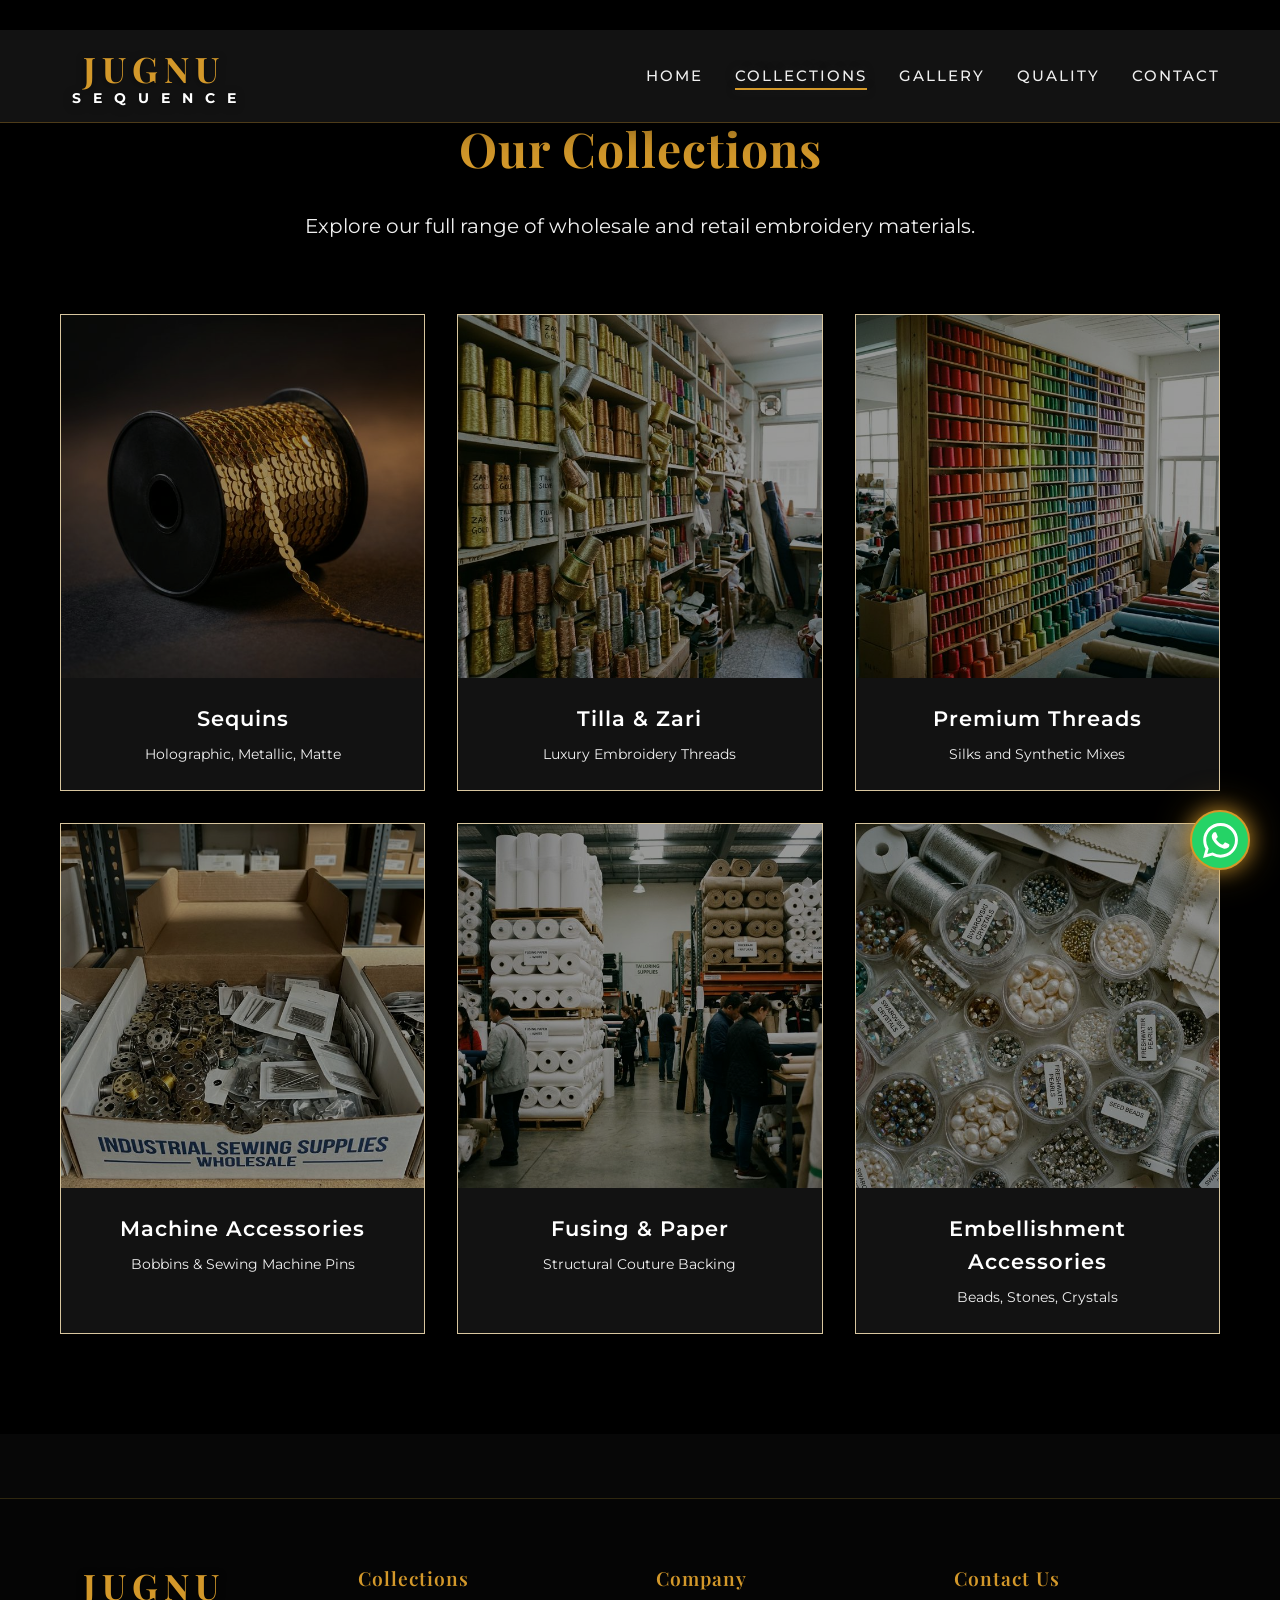
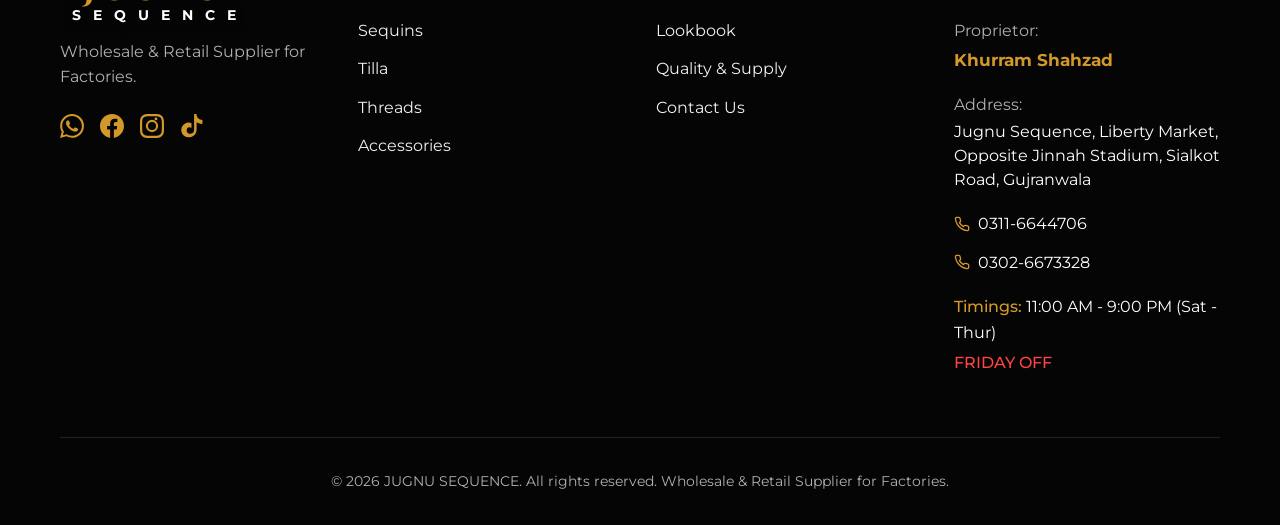
<file: collections.html>
<!DOCTYPE html>
<html lang="en">

<head>
    <meta charset="UTF-8">
    <meta name="viewport" content="width=device-width, initial-scale=1.0">
    <title>Collections | JUGNU SEQUENCE</title>
    <!-- Google Fonts -->
    <link rel="preconnect" href="https://fonts.googleapis.com">
    <link rel="preconnect" href="https://fonts.gstatic.com" crossorigin>
    <link
        href="https://fonts.googleapis.com/css2?family=Montserrat:wght@300;400;500;600&family=Playfair+Display:wght@400;600;700&display=swap"
        rel="stylesheet">
    <!-- Custom CSS -->
    <link rel="stylesheet" href="style.css">
</head>

<body>

    <!-- Navigation -->
    <nav class="navbar">
        <div class="container nav-container">
            <a href="index.html" class="logo">JUGNU<br><span>SEQUENCE</span></a>
            <ul class="nav-links">
                <li><a href="index.html">Home</a></li>
                <li><a href="collections.html" class="text-gold">Collections</a></li>
                <li><a href="gallery.html">Gallery</a></li>
                <li><a href="quality.html">Quality</a></li>
                <li><a href="contact.html">Contact</a></li>
            </ul>
            <button class="mobile-menu-btn">☰</button>
        </div>
    </nav>

    <!-- Header Section -->
    <section class="section" style="padding-top: 120px; padding-bottom: 2rem;">
        <div class="container text-center">
            <h1 class="hero-title" style="font-size: 3rem;">Our Collections</h1>
            <p class="hero-subtitle">Explore our full range of wholesale and retail embroidery materials.</p>
        </div>
    </section>

    <!-- Collections Grid -->
    <section class="section" style="padding-top: 0;">
        <div class="container">
            <div class="grid grid-3">
                <!-- Sequin Collection -->
                <a href="category.html?type=sequins" class="card">
                    <div class="card-img-wrapper">
                        <img src="sequins_metallic.png" alt="Sequins" class="card-img">
                    </div>
                    <div class="card-content">
                        <h3 class="card-title">Sequins</h3>
                        <p class="text-secondary" style="font-size: 0.9rem;">Holographic, Metallic, Matte</p>
                    </div>
                </a>

                <!-- Tilla Collection -->
                <a href="category.html?type=tilla" class="card">
                    <div class="card-img-wrapper">
                        <img src="tilla.png" alt="Tilla & Zari" class="card-img">
                    </div>
                    <div class="card-content">
                        <h3 class="card-title">Tilla & Zari</h3>
                        <p class="text-secondary" style="font-size: 0.9rem;">Luxury Embroidery Threads</p>
                    </div>
                </a>

                <!-- Threads Collection -->
                <a href="category.html?type=threads" class="card">
                    <div class="card-img-wrapper">
                        <img src="threads.png" alt="Premium Threads" class="card-img">
                    </div>
                    <div class="card-content">
                        <h3 class="card-title">Premium Threads</h3>
                        <p class="text-secondary" style="font-size: 0.9rem;">Silks and Synthetic Mixes</p>
                    </div>
                </a>

                <!-- Machine Pins Collection -->
                <a href="category.html?type=machinepins" class="card">
                    <div class="card-img-wrapper">
                        <img src="machine_pins.png" alt="Machine Pins & Bobbins" class="card-img">
                    </div>
                    <div class="card-content">
                        <h3 class="card-title">Machine Accessories</h3>
                        <p class="text-secondary" style="font-size: 0.9rem;">Bobbins & Sewing Machine Pins</p>
                    </div>
                </a>

                <!-- Fusing Sheets Collection -->
                <a href="category.html?type=fusing" class="card">
                    <div class="card-img-wrapper">
                        <img src="fusing.png" alt="Fusing Sheets" class="card-img"> <!-- Custom Generated Fusing -->
                    </div>
                    <div class="card-content">
                        <h3 class="card-title">Fusing & Paper</h3>
                        <p class="text-secondary" style="font-size: 0.9rem;">Structural Couture Backing</p>
                    </div>
                </a>

                <!-- Accessories Collection -->
                <a href="category.html?type=accessories" class="card">
                    <div class="card-img-wrapper">
                        <img src="accessories.png" alt="Accessories" class="card-img">
                    </div>
                    <div class="card-content">
                        <h3 class="card-title">Embellishment Accessories</h3>
                        <p class="text-secondary" style="font-size: 0.9rem;">Beads, Stones, Crystals</p>
                    </div>
                </a>
            </div>
        </div>
    </section>

    <!-- Footer -->
    <footer class="footer">
        <div class="container">
            <div class="footer-content">
                <div class="footer-col">
                    <a href="index.html" class="logo" style="width: fit-content; margin-bottom: 1rem;">JUGNU<br><span>SEQUENCE</span></a>
                    <p style="color: var(--text-secondary); margin-bottom: 1rem;">Wholesale & Retail Supplier for
                        Factories.</p>
                    <div class="social-links" style="display: flex; gap: 1rem; margin-top: 1.5rem;">
                        <a href="https://wa.me/923116644706" style="color: #d3982a; transition: color 0.3s ease;"><svg
                                width="24" height="24" viewBox="0 0 24 24" fill="currentColor">
                                <path
                                    d="M17.472 14.382c-.297-.149-1.758-.867-2.03-.967-.273-.099-.471-.148-.67.15-.197.297-.767.966-.94 1.164-.173.199-.347.223-.644.075-.297-.15-1.255-.463-2.39-1.475-.883-.788-1.48-1.761-1.653-2.059-.173-.297-.018-.458.13-.606.134-.133.298-.347.446-.52.149-.174.198-.298.298-.497.099-.198.05-.371-.025-.52-.075-.149-.669-1.612-.916-2.207-.242-.579-.487-.5-.669-.51a12.8 12.8 0 0 0-.57-.01c-.198 0-.52.074-.792.372-.272.297-1.04 1.016-1.04 2.479 0 1.462 1.065 2.875 1.213 3.074.149.198 2.096 3.2 5.077 4.487.709.306 1.262.489 1.694.625.712.227 1.36.195 1.871.118.571-.085 1.758-.719 2.006-1.413.248-.694.248-1.289.173-1.413-.074-.124-.272-.198-.57-.347m-5.421 7.403h-.004a9.87 9.87 0 0 1-5.031-1.378l-.361-.214-3.741.982.998-3.648-.235-.374a9.86 9.86 0 0 1-1.51-5.26c.001-5.45 4.436-9.884 9.888-9.884 2.64 0 5.122 1.03 6.988 2.898a9.82 9.82 0 0 1 2.893 6.994c-.003 5.45-4.437 9.884-9.885 9.884m8.413-18.297A11.8 11.8 0 0 0 12.05 0C5.495 0 .16 5.335.157 11.892c0 2.096.547 4.142 1.588 5.945L.057 24l6.305-1.654a11.9 11.9 0 0 0 5.683 1.448h.005c6.554 0 11.89-5.335 11.893-11.893a11.8 11.8 0 0 0-3.48-8.413Z">
                                </path>
                            </svg></a>
                        <a href="https://facebook.com" style="color: #d3982a; transition: color 0.3s ease;"><svg
                                width="24" height="24" viewBox="0 0 24 24" fill="currentColor">
                                <path
                                    d="M24 12.073c0-6.627-5.373-12-12-12s-12 5.373-12 12c0 5.99 4.388 10.954 10.125 11.854v-8.385H7.078v-3.469h3.047V9.43c0-3.007 1.792-4.669 4.533-4.669 1.312 0 2.686.235 2.686.235v2.953H15.83c-1.491 0-1.956.925-1.956 1.874v2.25h3.328l-.532 3.469h-2.796v8.385C19.612 23.027 24 18.062 24 12.073z" />
                            </svg></a>
                        <a href="https://instagram.com" style="color: #d3982a; transition: color 0.3s ease;"><svg
                                width="24" height="24" viewBox="0 0 24 24" fill="currentColor">
                                <path
                                    d="M12 2.163c3.204 0 3.584.012 4.85.07 3.252.148 4.771 1.691 4.919 4.919.058 1.265.069 1.645.069 4.849 0 3.205-.012 3.584-.069 4.849-.149 3.225-1.664 4.771-4.919 4.919-1.266.058-1.644.07-4.85.07-3.204 0-3.584-.012-4.849-.07-3.26-.149-4.771-1.699-4.919-4.92-.058-1.265-.07-1.644-.07-4.849 0-3.204.013-3.583.07-4.849.149-3.227 1.664-4.771 4.919-4.919 1.266-.057 1.645-.069 4.849-.069zM12 0C8.741 0 8.333.014 7.053.072 2.695.272.273 2.69.073 7.052.014 8.333 0 8.741 0 12c0 3.259.014 3.668.072 4.948.2 4.358 2.618 6.78 6.98 6.98C8.333 23.986 8.741 24 12 24c3.259 0 3.668-.014 4.948-.072 4.354-.2 6.782-2.618 6.979-6.98.059-1.28.073-1.689.073-4.948 0-3.259-.014-3.667-.072-4.947-.196-4.354-2.617-6.78-6.979-6.98C15.668.014 15.259 0 12 0zm0 5.838a6.162 6.162 0 100 12.324 6.162 6.162 0 000-12.324zM12 16a4 4 0 110-8 4 4 0 010 8zm3.975-9.658a1.44 1.44 0 100-2.88 1.44 1.44 0 000 2.88z" />
                            </svg></a>
                        <a href="https://tiktok.com" style="color: #d3982a; transition: color 0.3s ease;"><svg
                                width="24" height="24" viewBox="0 0 24 24" fill="currentColor">
                                <path
                                    d="M12.525.02c1.31-.02 2.61-.01 3.91.02.08 1.53.63 3.09 1.75 4.17 1.12 1.11 2.7 1.62 4.24 1.79v4.03c-1.44-.05-2.89-.35-4.2-.97-.57-.26-1.1-.59-1.62-.93v7.2c0 1.61-.41 3.24-1.29 4.59-1.27 1.95-3.5 3.19-5.91 3.32-2.3.12-4.63-.61-6.19-2.31-1.55-1.68-2.22-4-1.84-6.26.39-2.28 1.84-4.25 3.84-5.26 1.93-.97 4.27-1.07 6.27-.14v4.45c-.34-.14-.7-.25-1.07-.33-.67-.14-1.39-.14-2.02.13-.86.37-1.48 1.13-1.68 2.05-.2 1.01-.01 2.11.58 2.92.57.78 1.48 1.25 2.45 1.35 1.17.11 2.42-.25 3.23-1.1.72-.75 1.1-1.78 1.1-2.83V0l.43.02z" />
                            </svg></a>
                    </div>
                </div>
                <div class="footer-col">
                    <h3>Collections</h3>
                    <ul class="footer-links">
                        <li><a href="category.html?type=sequins">Sequins</a></li>
                        <li><a href="category.html?type=tilla">Tilla</a></li>
                        <li><a href="category.html?type=threads">Threads</a></li>
                        <li><a href="category.html?type=accessories">Accessories</a></li>
                    </ul>
                </div>
                <div class="footer-col">
                    <h3>Company</h3>
                    <ul class="footer-links">
                        <li><a href="gallery.html">Lookbook</a></li>
                        <li><a href="quality.html">Quality & Supply</a></li>
                        <li><a href="contact.html">Contact Us</a></li>
                    </ul>
                </div>
                <div class="footer-col">
                    <h3>Contact Us</h3>
                    <ul class="footer-links" style="color: var(--text-secondary);">
                        <li style="margin-bottom: 1.2rem;">
                            <div style="color: var(--text-secondary); margin-bottom: 0.2rem;">Proprietor:</div>
                            <div style="color: #d3982a; font-weight: bold; font-size: 1.05rem;">Khurram Shahzad</div>
                        </li>
                        <li style="line-height: 1.5; margin-bottom: 1.2rem;">
                            <div style="color: var(--text-secondary); margin-bottom: 0.2rem;">Address:</div>
                            <div style="color: #fff;">Jugnu Sequence, Liberty Market, Opposite Jinnah Stadium, Sialkot Road, Gujranwala</div>
                        </li>
                        <li style="display: flex; align-items: center; gap: 8px; margin-bottom: 0.8rem;">
                            <svg width="16" height="16" viewBox="0 0 24 24" fill="none" stroke="#d3982a" stroke-width="2" stroke-linecap="round" stroke-linejoin="round"><path d="M22 16.92v3a2 2 0 0 1-2.18 2 19.79 19.79 0 0 1-8.63-3.07 19.5 19.5 0 0 1-6-6 19.79 19.79 0 0 1-3.07-8.67A2 2 0 0 1 4.11 2h3a2 2 0 0 1 2 1.72 12.84 12.84 0 0 0 .7 2.81 2 2 0 0 1-.45 2.11L8.09 9.91a16 16 0 0 0 6 6l1.27-1.27a2 2 0 0 1 2.11-.45 12.84 12.84 0 0 0 2.81.7A2 2 0 0 1 22 16.92z"></path></svg>
                            <span style="color: #fff;">0311-6644706</span>
                        </li>
                        <li style="display: flex; align-items: center; gap: 8px; margin-bottom: 1.2rem;">
                            <svg width="16" height="16" viewBox="0 0 24 24" fill="none" stroke="#d3982a" stroke-width="2" stroke-linecap="round" stroke-linejoin="round"><path d="M22 16.92v3a2 2 0 0 1-2.18 2 19.79 19.79 0 0 1-8.63-3.07 19.5 19.5 0 0 1-6-6 19.79 19.79 0 0 1-3.07-8.67A2 2 0 0 1 4.11 2h3a2 2 0 0 1 2 1.72 12.84 12.84 0 0 0 .7 2.81 2 2 0 0 1-.45 2.11L8.09 9.91a16 16 0 0 0 6 6l1.27-1.27a2 2 0 0 1 2.11-.45 12.84 12.84 0 0 0 2.81.7A2 2 0 0 1 22 16.92z"></path></svg>
                            <span style="color: #fff;">0302-6673328</span>
                        </li>
                        <li style="color: #fff; margin-bottom: 0.3rem;"><span style="color: #d3982a; font-weight: 500;">Timings:</span> 11:00 AM - 9:00 PM (Sat - Thur)</li>
                        <li style="color: #ff4444; font-weight: 500;">FRIDAY OFF</li>
                    </ul>
                </div>
            </div>
            <div class="footer-bottom">
                &copy; 2026 JUGNU SEQUENCE. All rights reserved. Wholesale & Retail Supplier for Factories.
            </div>
        </div>
    </footer>

    <!-- Custom JS -->
    <script src="script.js"></script>
    <!-- Global Floating WhatsApp Icon -->
    <a href="https://wa.me/923116644706?text=Salam!%20I%20am%20browsing%20your%20website%20and%20have%20an%20inquiry.%20Could%20you%20please%20assist%20me%3F"
        class="floating-wa-icon" target="_blank" rel="noopener noreferrer">
        <svg width="30" height="30" viewBox="0 0 24 24" fill="currentColor">
            <path
                d="M17.472 14.382c-.297-.149-1.758-.867-2.03-.967-.273-.099-.471-.148-.67.15-.197.297-.767.966-.94 1.164-.173.199-.347.223-.644.075-.297-.15-1.255-.463-2.39-1.475-.883-.788-1.48-1.761-1.653-2.059-.173-.297-.018-.458.13-.606.134-.133.298-.347.446-.52.149-.174.198-.298.298-.497.099-.198.05-.371-.025-.52-.075-.149-.669-1.612-.916-2.207-.242-.579-.487-.5-.669-.51a12.8 12.8 0 0 0-.57-.01c-.198 0-.52.074-.792.372-.272.297-1.04 1.016-1.04 2.479 0 1.462 1.065 2.875 1.213 3.074.149.198 2.096 3.2 5.077 4.487.709.306 1.262.489 1.694.625.712.227 1.36.195 1.871.118.571-.085 1.758-.719 2.006-1.413.248-.694.248-1.289.173-1.413-.074-.124-.272-.198-.57-.347m-5.421 7.403h-.004a9.87 9.87 0 0 1-5.031-1.378l-.361-.214-3.741.982.998-3.648-.235-.374a9.86 9.86 0 0 1-1.51-5.26c.001-5.45 4.436-9.884 9.888-9.884 2.64 0 5.122 1.03 6.988 2.898a9.82 9.82 0 0 1 2.893 6.994c-.003 5.45-4.437 9.884-9.885 9.884m8.413-18.297A11.8 11.8 0 0 0 12.05 0C5.495 0 .16 5.335.157 11.892c0 2.096.547 4.142 1.588 5.945L.057 24l6.305-1.654a11.9 11.9 0 0 0 5.683 1.448h.005c6.554 0 11.89-5.335 11.893-11.893a11.8 11.8 0 0 0-3.48-8.413Z" />
        </svg>
    </a>
</body>

</html>
</file>
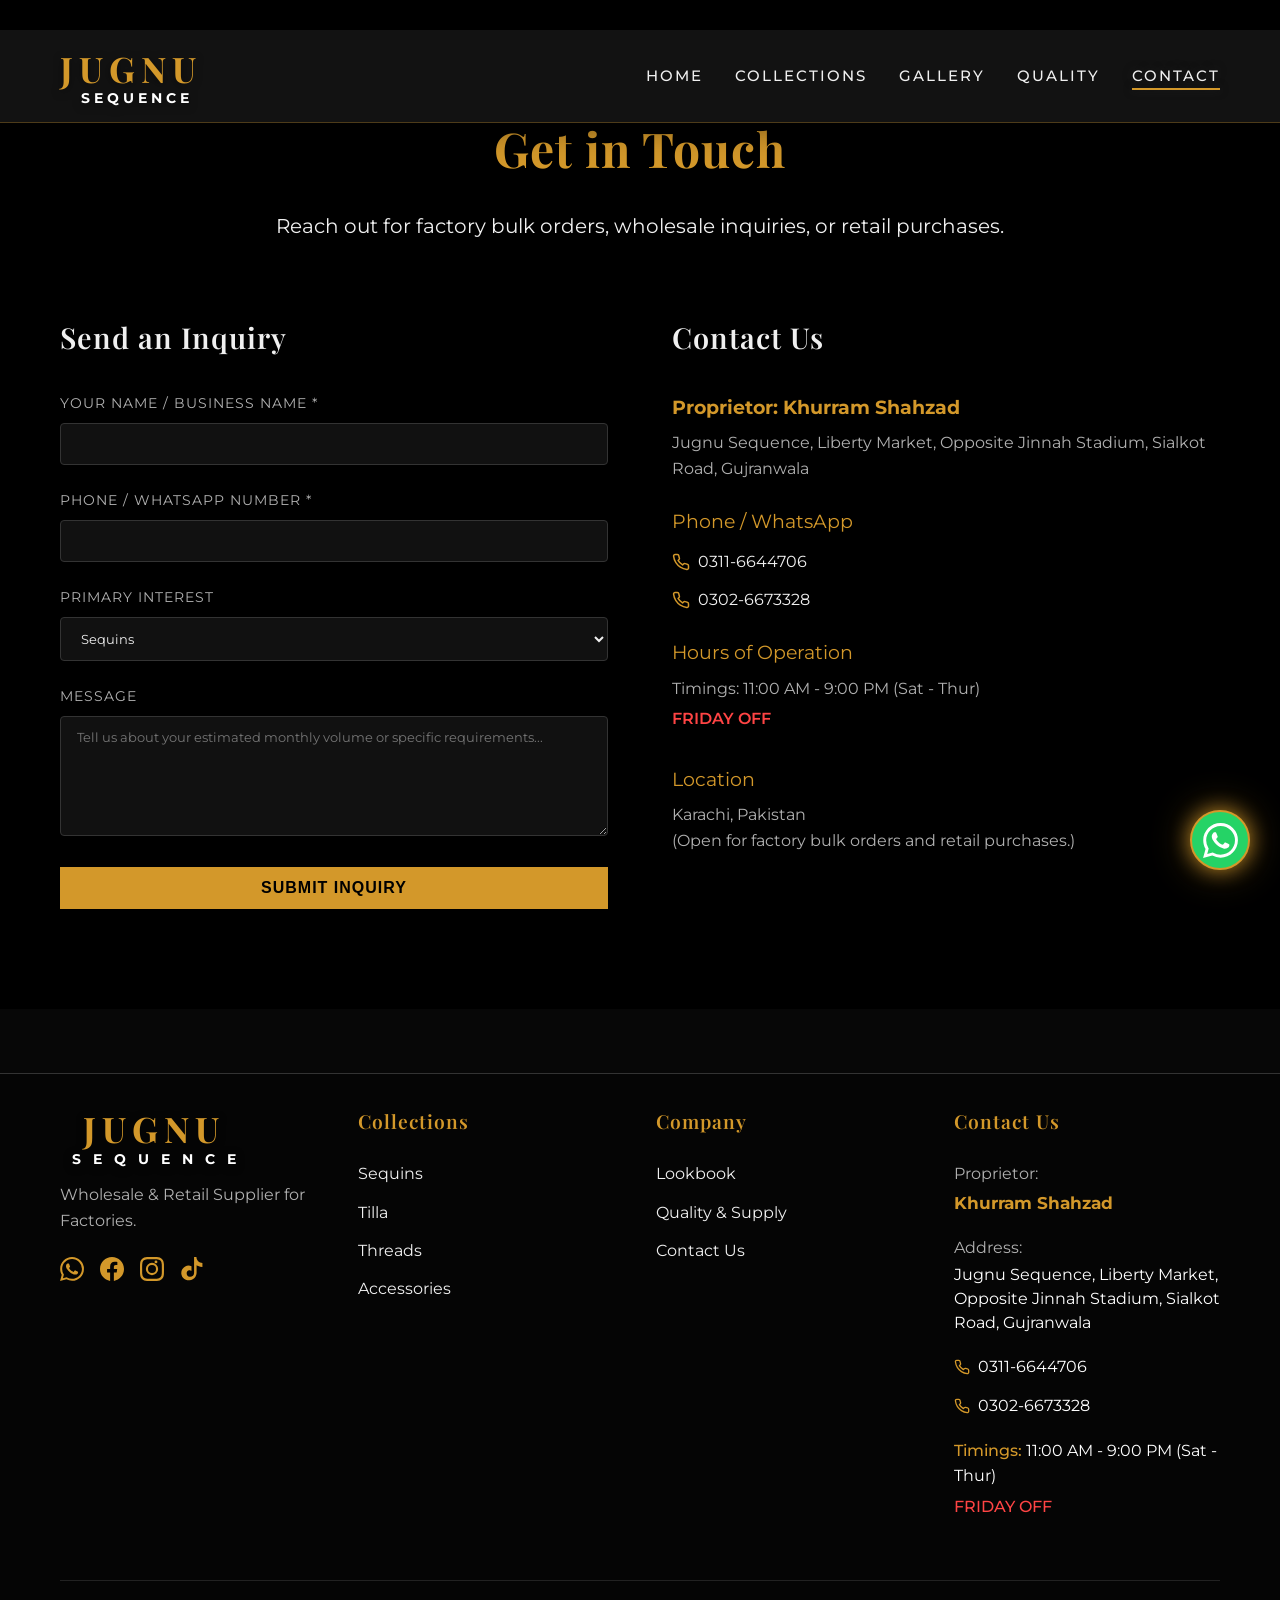
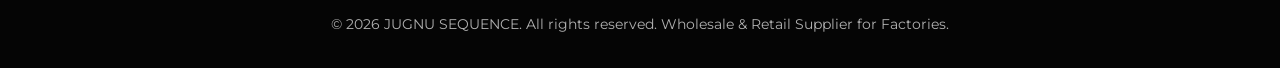
<file: contact.html>
<!DOCTYPE html>
<html lang="en">

<head>
    <meta charset="UTF-8">
    <meta name="viewport" content="width=device-width, initial-scale=1.0">
    <title>Contact Us | JUGNU SEQUENCE</title>
    <!-- Google Fonts -->
    <link rel="preconnect" href="https://fonts.googleapis.com">
    <link rel="preconnect" href="https://fonts.gstatic.com" crossorigin>
    <link
        href="https://fonts.googleapis.com/css2?family=Montserrat:wght@300;400;500;600&family=Playfair+Display:wght@400;600;700&display=swap"
        rel="stylesheet">
    <!-- Custom CSS -->
    <link rel="stylesheet" href="style.css">

    <style>
        .contact-grid {
            display: grid;
            grid-template-columns: 1fr 1fr;
            gap: 4rem;
        }

        @media (max-width: 768px) {
            .contact-grid {
                grid-template-columns: 1fr;
            }
        }

        .form-group {
            margin-bottom: 1.5rem;
        }

        .form-label {
            display: block;
            margin-bottom: 0.5rem;
            color: var(--text-secondary);
            font-size: 0.9rem;
            text-transform: uppercase;
            letter-spacing: 1px;
        }

        .form-input,
        .form-textarea {
            width: 100%;
            padding: 12px 16px;
            background-color: var(--bg-card);
            border: 1px solid var(--border-color);
            color: var(--text-primary);
            border-radius: 4px;
            font-family: var(--font-body);
            transition: var(--transition);
        }

        .form-input:focus,
        .form-textarea:focus {
            outline: none;
            border-color: var(--accent-gold);
        }

        .form-textarea {
            resize: vertical;
            min-height: 120px;
        }

        .contact-info-item {
            margin-bottom: 2rem;
        }

        .contact-info-title {
            color: var(--accent-gold);
            margin-bottom: 0.5rem;
            font-size: 1.2rem;
        }

        .contact-info-text {
            color: var(--text-secondary);
        }
    </style>
</head>

<body>

    <!-- Navigation -->
    <nav class="navbar">
        <div class="container nav-container">
            <a href="index.html" class="logo">JUGNU<br><span
                    style="font-size: 0.9rem; letter-spacing: 4px;">SEQUENCE</span></a>
            <ul class="nav-links">
                <li><a href="index.html">Home</a></li>
                <li><a href="collections.html">Collections</a></li>
                <li><a href="gallery.html">Gallery</a></li>
                <li><a href="quality.html">Quality</a></li>
                <li><a href="contact.html" class="text-gold">Contact</a></li>
            </ul>
            <button class="mobile-menu-btn">☰</button>
        </div>
    </nav>

    <!-- Header Section -->
    <section class="section" style="padding-top: 120px; padding-bottom: 2rem;">
        <div class="container text-center">
            <h1 class="hero-title" style="font-size: 3rem;">Get in Touch</h1>
            <p class="hero-subtitle">Reach out for factory bulk orders, wholesale inquiries, or retail purchases.</p>
        </div>
    </section>

    <!-- Contact Section -->
    <section class="section" style="padding-top: 0;">
        <div class="container contact-grid">

            <!-- Inquiry Form -->
            <div>
                <h3 style="font-family: var(--font-heading); font-size: 1.8rem; margin-bottom: 2rem;">Send an Inquiry
                </h3>
                <form action="#" method="POST"
                    onsubmit="event.preventDefault(); alert('Inquiry submitted successfully! We will contact you soon.');">
                    <div class="form-group">
                        <label class="form-label" for="name">Your Name / Business Name *</label>
                        <input type="text" id="name" class="form-input" required>
                    </div>
                    <div class="form-group">
                        <label class="form-label" for="phone">Phone / WhatsApp Number *</label>
                        <input type="tel" id="phone" class="form-input" required>
                    </div>
                    <div class="form-group">
                        <label class="form-label" for="interest">Primary Interest</label>
                        <select id="interest" class="form-input">
                            <option value="sequins">Sequins</option>
                            <option value="tilla">Tilla & Threads</option>
                            <option value="accessories">Accessories / Beads</option>
                            <option value="fusing">Fusing / Paper</option>
                            <option value="general">General Inquiry</option>
                        </select>
                    </div>
                    <div class="form-group">
                        <label class="form-label" for="message">Message</label>
                        <textarea id="message" class="form-textarea"
                            placeholder="Tell us about your estimated monthly volume or specific requirements..."></textarea>
                    </div>
                    <button type="submit" class="btn btn-primary" style="width: 100%;">Submit Inquiry</button>
                </form>
            </div>

            <!-- Direct Contact Info -->
            <div>
                <h3 style="font-family: var(--font-heading); font-size: 1.8rem; margin-bottom: 2rem;">Contact Us</h3>

                <div class="contact-info-item" style="margin-bottom: 1.5rem;">
                    <div class="contact-info-title"
                        style="color: var(--accent-gold); font-weight: bold; font-size: 1.2rem; margin-bottom: 0.5rem;">
                        Proprietor: Khurram Shahzad</div>
                    <div class="contact-info-text mb-1" style="color: var(--text-secondary); line-height: 1.6;">
                        Jugnu Sequence, Liberty Market, Opposite Jinnah Stadium, Sialkot Road, Gujranwala
                    </div>
                </div>

                <div class="contact-info-item" style="margin-bottom: 1.5rem;">
                    <div class="contact-info-title" style="margin-bottom: 0.8rem;">Phone / WhatsApp</div>
                    <div class="contact-info-text" style="display: flex; flex-direction: column; gap: 0.8rem;">
                        <a href="https://wa.me/923116644706"
                            style="display: flex; align-items: center; gap: 8px; color: var(--text-primary); text-decoration: none;">
                            <svg width="18" height="18" viewBox="0 0 24 24" fill="none" stroke="#d3982a"
                                stroke-width="2" stroke-linecap="round" stroke-linejoin="round">
                                <path
                                    d="M22 16.92v3a2 2 0 0 1-2.18 2 19.79 19.79 0 0 1-8.63-3.07 19.5 19.5 0 0 1-6-6 19.79 19.79 0 0 1-3.07-8.67A2 2 0 0 1 4.11 2h3a2 2 0 0 1 2 1.72 12.84 12.84 0 0 0 .7 2.81 2 2 0 0 1-.45 2.11L8.09 9.91a16 16 0 0 0 6 6l1.27-1.27a2 2 0 0 1 2.11-.45 12.84 12.84 0 0 0 2.81.7A2 2 0 0 1 22 16.92z">
                                </path>
                            </svg>
                            0311-6644706
                        </a>
                        <a href="tel:03026673328"
                            style="display: flex; align-items: center; gap: 8px; color: var(--text-primary); text-decoration: none;">
                            <svg width="18" height="18" viewBox="0 0 24 24" fill="none" stroke="#d3982a"
                                stroke-width="2" stroke-linecap="round" stroke-linejoin="round">
                                <path
                                    d="M22 16.92v3a2 2 0 0 1-2.18 2 19.79 19.79 0 0 1-8.63-3.07 19.5 19.5 0 0 1-6-6 19.79 19.79 0 0 1-3.07-8.67A2 2 0 0 1 4.11 2h3a2 2 0 0 1 2 1.72 12.84 12.84 0 0 0 .7 2.81 2 2 0 0 1-.45 2.11L8.09 9.91a16 16 0 0 0 6 6l1.27-1.27a2 2 0 0 1 2.11-.45 12.84 12.84 0 0 0 2.81.7A2 2 0 0 1 22 16.92z">
                                </path>
                            </svg>
                            0302-6673328
                        </a>
                    </div>
                </div>

                <div class="contact-info-item">
                    <div class="contact-info-title" style="margin-bottom: 0.5rem;">Hours of Operation</div>
                    <div class="contact-info-text" style="color: var(--text-secondary);">
                        Timings: 11:00 AM - 9:00 PM (Sat - Thur)<br>
                        <span
                            style="color: #ff4444; font-weight: 600; margin-top: 0.3rem; display: inline-block;">FRIDAY
                            OFF</span>
                    </div>
                </div>

                <div class="contact-info-item">
                    <div class="contact-info-title">Location</div>
                    <div class="contact-info-text">Karachi, Pakistan<br>(Open for factory bulk orders and retail
                        purchases.)</div>
                </div>
            </div>

        </div>
    </section>

    <!-- Footer -->
    <footer class="footer" style="padding-top: 2rem; border-top: 1px solid var(--border-color);">
        <div class="container">
            <div class="footer-content">
                <div class="footer-col">
                    <a href="index.html" class="logo" style="width: fit-content; margin-bottom: 1rem;">JUGNU<br><span>SEQUENCE</span></a>
                    <p style="color: var(--text-secondary); margin-bottom: 1rem;">Wholesale & Retail Supplier for
                        Factories.</p>
                    <div class="social-links" style="display: flex; gap: 1rem; margin-top: 1.5rem;">
                        <a href="https://wa.me/923116644706" style="color: #d3982a; transition: color 0.3s ease;"><svg
                                width="24" height="24" viewBox="0 0 24 24" fill="currentColor">
                                <path
                                    d="M17.472 14.382c-.297-.149-1.758-.867-2.03-.967-.273-.099-.471-.148-.67.15-.197.297-.767.966-.94 1.164-.173.199-.347.223-.644.075-.297-.15-1.255-.463-2.39-1.475-.883-.788-1.48-1.761-1.653-2.059-.173-.297-.018-.458.13-.606.134-.133.298-.347.446-.52.149-.174.198-.298.298-.497.099-.198.05-.371-.025-.52-.075-.149-.669-1.612-.916-2.207-.242-.579-.487-.5-.669-.51a12.8 12.8 0 0 0-.57-.01c-.198 0-.52.074-.792.372-.272.297-1.04 1.016-1.04 2.479 0 1.462 1.065 2.875 1.213 3.074.149.198 2.096 3.2 5.077 4.487.709.306 1.262.489 1.694.625.712.227 1.36.195 1.871.118.571-.085 1.758-.719 2.006-1.413.248-.694.248-1.289.173-1.413-.074-.124-.272-.198-.57-.347m-5.421 7.403h-.004a9.87 9.87 0 0 1-5.031-1.378l-.361-.214-3.741.982.998-3.648-.235-.374a9.86 9.86 0 0 1-1.51-5.26c.001-5.45 4.436-9.884 9.888-9.884 2.64 0 5.122 1.03 6.988 2.898a9.82 9.82 0 0 1 2.893 6.994c-.003 5.45-4.437 9.884-9.885 9.884m8.413-18.297A11.8 11.8 0 0 0 12.05 0C5.495 0 .16 5.335.157 11.892c0 2.096.547 4.142 1.588 5.945L.057 24l6.305-1.654a11.9 11.9 0 0 0 5.683 1.448h.005c6.554 0 11.89-5.335 11.893-11.893a11.8 11.8 0 0 0-3.48-8.413Z">
                                </path>
                            </svg></a>
                        <a href="https://facebook.com" style="color: #d3982a; transition: color 0.3s ease;"><svg
                                width="24" height="24" viewBox="0 0 24 24" fill="currentColor">
                                <path
                                    d="M24 12.073c0-6.627-5.373-12-12-12s-12 5.373-12 12c0 5.99 4.388 10.954 10.125 11.854v-8.385H7.078v-3.469h3.047V9.43c0-3.007 1.792-4.669 4.533-4.669 1.312 0 2.686.235 2.686.235v2.953H15.83c-1.491 0-1.956.925-1.956 1.874v2.25h3.328l-.532 3.469h-2.796v8.385C19.612 23.027 24 18.062 24 12.073z" />
                            </svg></a>
                        <a href="https://instagram.com" style="color: #d3982a; transition: color 0.3s ease;"><svg
                                width="24" height="24" viewBox="0 0 24 24" fill="currentColor">
                                <path
                                    d="M12 2.163c3.204 0 3.584.012 4.85.07 3.252.148 4.771 1.691 4.919 4.919.058 1.265.069 1.645.069 4.849 0 3.205-.012 3.584-.069 4.849-.149 3.225-1.664 4.771-4.919 4.919-1.266.058-1.644.07-4.85.07-3.204 0-3.584-.012-4.849-.07-3.26-.149-4.771-1.699-4.919-4.92-.058-1.265-.07-1.644-.07-4.849 0-3.204.013-3.583.07-4.849.149-3.227 1.664-4.771 4.919-4.919 1.266-.057 1.645-.069 4.849-.069zM12 0C8.741 0 8.333.014 7.053.072 2.695.272.273 2.69.073 7.052.014 8.333 0 8.741 0 12c0 3.259.014 3.668.072 4.948.2 4.358 2.618 6.78 6.98 6.98C8.333 23.986 8.741 24 12 24c3.259 0 3.668-.014 4.948-.072 4.354-.2 6.782-2.618 6.979-6.98.059-1.28.073-1.689.073-4.948 0-3.259-.014-3.667-.072-4.947-.196-4.354-2.617-6.78-6.979-6.98C15.668.014 15.259 0 12 0zm0 5.838a6.162 6.162 0 100 12.324 6.162 6.162 0 000-12.324zM12 16a4 4 0 110-8 4 4 0 010 8zm3.975-9.658a1.44 1.44 0 100-2.88 1.44 1.44 0 000 2.88z" />
                            </svg></a>
                        <a href="https://tiktok.com" style="color: #d3982a; transition: color 0.3s ease;"><svg
                                width="24" height="24" viewBox="0 0 24 24" fill="currentColor">
                                <path
                                    d="M12.525.02c1.31-.02 2.61-.01 3.91.02.08 1.53.63 3.09 1.75 4.17 1.12 1.11 2.7 1.62 4.24 1.79v4.03c-1.44-.05-2.89-.35-4.2-.97-.57-.26-1.1-.59-1.62-.93v7.2c0 1.61-.41 3.24-1.29 4.59-1.27 1.95-3.5 3.19-5.91 3.32-2.3.12-4.63-.61-6.19-2.31-1.55-1.68-2.22-4-1.84-6.26.39-2.28 1.84-4.25 3.84-5.26 1.93-.97 4.27-1.07 6.27-.14v4.45c-.34-.14-.7-.25-1.07-.33-.67-.14-1.39-.14-2.02.13-.86.37-1.48 1.13-1.68 2.05-.2 1.01-.01 2.11.58 2.92.57.78 1.48 1.25 2.45 1.35 1.17.11 2.42-.25 3.23-1.1.72-.75 1.1-1.78 1.1-2.83V0l.43.02z" />
                            </svg></a>
                    </div>
                </div>
                <div class="footer-col">
                    <h3>Collections</h3>
                    <ul class="footer-links">
                        <li><a href="category.html?type=sequins">Sequins</a></li>
                        <li><a href="category.html?type=tilla">Tilla</a></li>
                        <li><a href="category.html?type=threads">Threads</a></li>
                        <li><a href="category.html?type=accessories">Accessories</a></li>
                    </ul>
                </div>
                <div class="footer-col">
                    <h3>Company</h3>
                    <ul class="footer-links">
                        <li><a href="gallery.html">Lookbook</a></li>
                        <li><a href="quality.html">Quality & Supply</a></li>
                        <li><a href="contact.html">Contact Us</a></li>
                    </ul>
                </div>
                <div class="footer-col">
                    <h3>Contact Us</h3>
                    <ul class="footer-links" style="color: var(--text-secondary);">
                        <li style="margin-bottom: 1.2rem;">
                            <div style="color: var(--text-secondary); margin-bottom: 0.2rem;">Proprietor:</div>
                            <div style="color: #d3982a; font-weight: bold; font-size: 1.05rem;">Khurram Shahzad</div>
                        </li>
                        <li style="line-height: 1.5; margin-bottom: 1.2rem;">
                            <div style="color: var(--text-secondary); margin-bottom: 0.2rem;">Address:</div>
                            <div style="color: #fff;">Jugnu Sequence, Liberty Market, Opposite Jinnah Stadium, Sialkot Road, Gujranwala</div>
                        </li>
                        <li style="display: flex; align-items: center; gap: 8px; margin-bottom: 0.8rem;">
                            <svg width="16" height="16" viewBox="0 0 24 24" fill="none" stroke="#d3982a" stroke-width="2" stroke-linecap="round" stroke-linejoin="round"><path d="M22 16.92v3a2 2 0 0 1-2.18 2 19.79 19.79 0 0 1-8.63-3.07 19.5 19.5 0 0 1-6-6 19.79 19.79 0 0 1-3.07-8.67A2 2 0 0 1 4.11 2h3a2 2 0 0 1 2 1.72 12.84 12.84 0 0 0 .7 2.81 2 2 0 0 1-.45 2.11L8.09 9.91a16 16 0 0 0 6 6l1.27-1.27a2 2 0 0 1 2.11-.45 12.84 12.84 0 0 0 2.81.7A2 2 0 0 1 22 16.92z"></path></svg>
                            <span style="color: #fff;">0311-6644706</span>
                        </li>
                        <li style="display: flex; align-items: center; gap: 8px; margin-bottom: 1.2rem;">
                            <svg width="16" height="16" viewBox="0 0 24 24" fill="none" stroke="#d3982a" stroke-width="2" stroke-linecap="round" stroke-linejoin="round"><path d="M22 16.92v3a2 2 0 0 1-2.18 2 19.79 19.79 0 0 1-8.63-3.07 19.5 19.5 0 0 1-6-6 19.79 19.79 0 0 1-3.07-8.67A2 2 0 0 1 4.11 2h3a2 2 0 0 1 2 1.72 12.84 12.84 0 0 0 .7 2.81 2 2 0 0 1-.45 2.11L8.09 9.91a16 16 0 0 0 6 6l1.27-1.27a2 2 0 0 1 2.11-.45 12.84 12.84 0 0 0 2.81.7A2 2 0 0 1 22 16.92z"></path></svg>
                            <span style="color: #fff;">0302-6673328</span>
                        </li>
                        <li style="color: #fff; margin-bottom: 0.3rem;"><span style="color: #d3982a; font-weight: 500;">Timings:</span> 11:00 AM - 9:00 PM (Sat - Thur)</li>
                        <li style="color: #ff4444; font-weight: 500;">FRIDAY OFF</li>
                    </ul>
                </div>
            </div>
            <div class="footer-bottom">
                &copy; 2026 JUGNU SEQUENCE. All rights reserved. Wholesale & Retail Supplier for Factories.
            </div>
        </div>
    </footer>

    <!-- Custom JS -->
    <script src="script.js"></script>
    <!-- Global Floating WhatsApp Icon -->
    <a href="https://wa.me/923116644706?text=Salam!%20I%20am%20browsing%20your%20website%20and%20have%20an%20inquiry.%20Could%20you%20please%20assist%20me%3F"
        class="floating-wa-icon" target="_blank" rel="noopener noreferrer">
        <svg width="30" height="30" viewBox="0 0 24 24" fill="currentColor">
            <path
                d="M17.472 14.382c-.297-.149-1.758-.867-2.03-.967-.273-.099-.471-.148-.67.15-.197.297-.767.966-.94 1.164-.173.199-.347.223-.644.075-.297-.15-1.255-.463-2.39-1.475-.883-.788-1.48-1.761-1.653-2.059-.173-.297-.018-.458.13-.606.134-.133.298-.347.446-.52.149-.174.198-.298.298-.497.099-.198.05-.371-.025-.52-.075-.149-.669-1.612-.916-2.207-.242-.579-.487-.5-.669-.51a12.8 12.8 0 0 0-.57-.01c-.198 0-.52.074-.792.372-.272.297-1.04 1.016-1.04 2.479 0 1.462 1.065 2.875 1.213 3.074.149.198 2.096 3.2 5.077 4.487.709.306 1.262.489 1.694.625.712.227 1.36.195 1.871.118.571-.085 1.758-.719 2.006-1.413.248-.694.248-1.289.173-1.413-.074-.124-.272-.198-.57-.347m-5.421 7.403h-.004a9.87 9.87 0 0 1-5.031-1.378l-.361-.214-3.741.982.998-3.648-.235-.374a9.86 9.86 0 0 1-1.51-5.26c.001-5.45 4.436-9.884 9.888-9.884 2.64 0 5.122 1.03 6.988 2.898a9.82 9.82 0 0 1 2.893 6.994c-.003 5.45-4.437 9.884-9.885 9.884m8.413-18.297A11.8 11.8 0 0 0 12.05 0C5.495 0 .16 5.335.157 11.892c0 2.096.547 4.142 1.588 5.945L.057 24l6.305-1.654a11.9 11.9 0 0 0 5.683 1.448h.005c6.554 0 11.89-5.335 11.893-11.893a11.8 11.8 0 0 0-3.48-8.413Z" />
        </svg>
    </a>
</body>

</html>
</file>
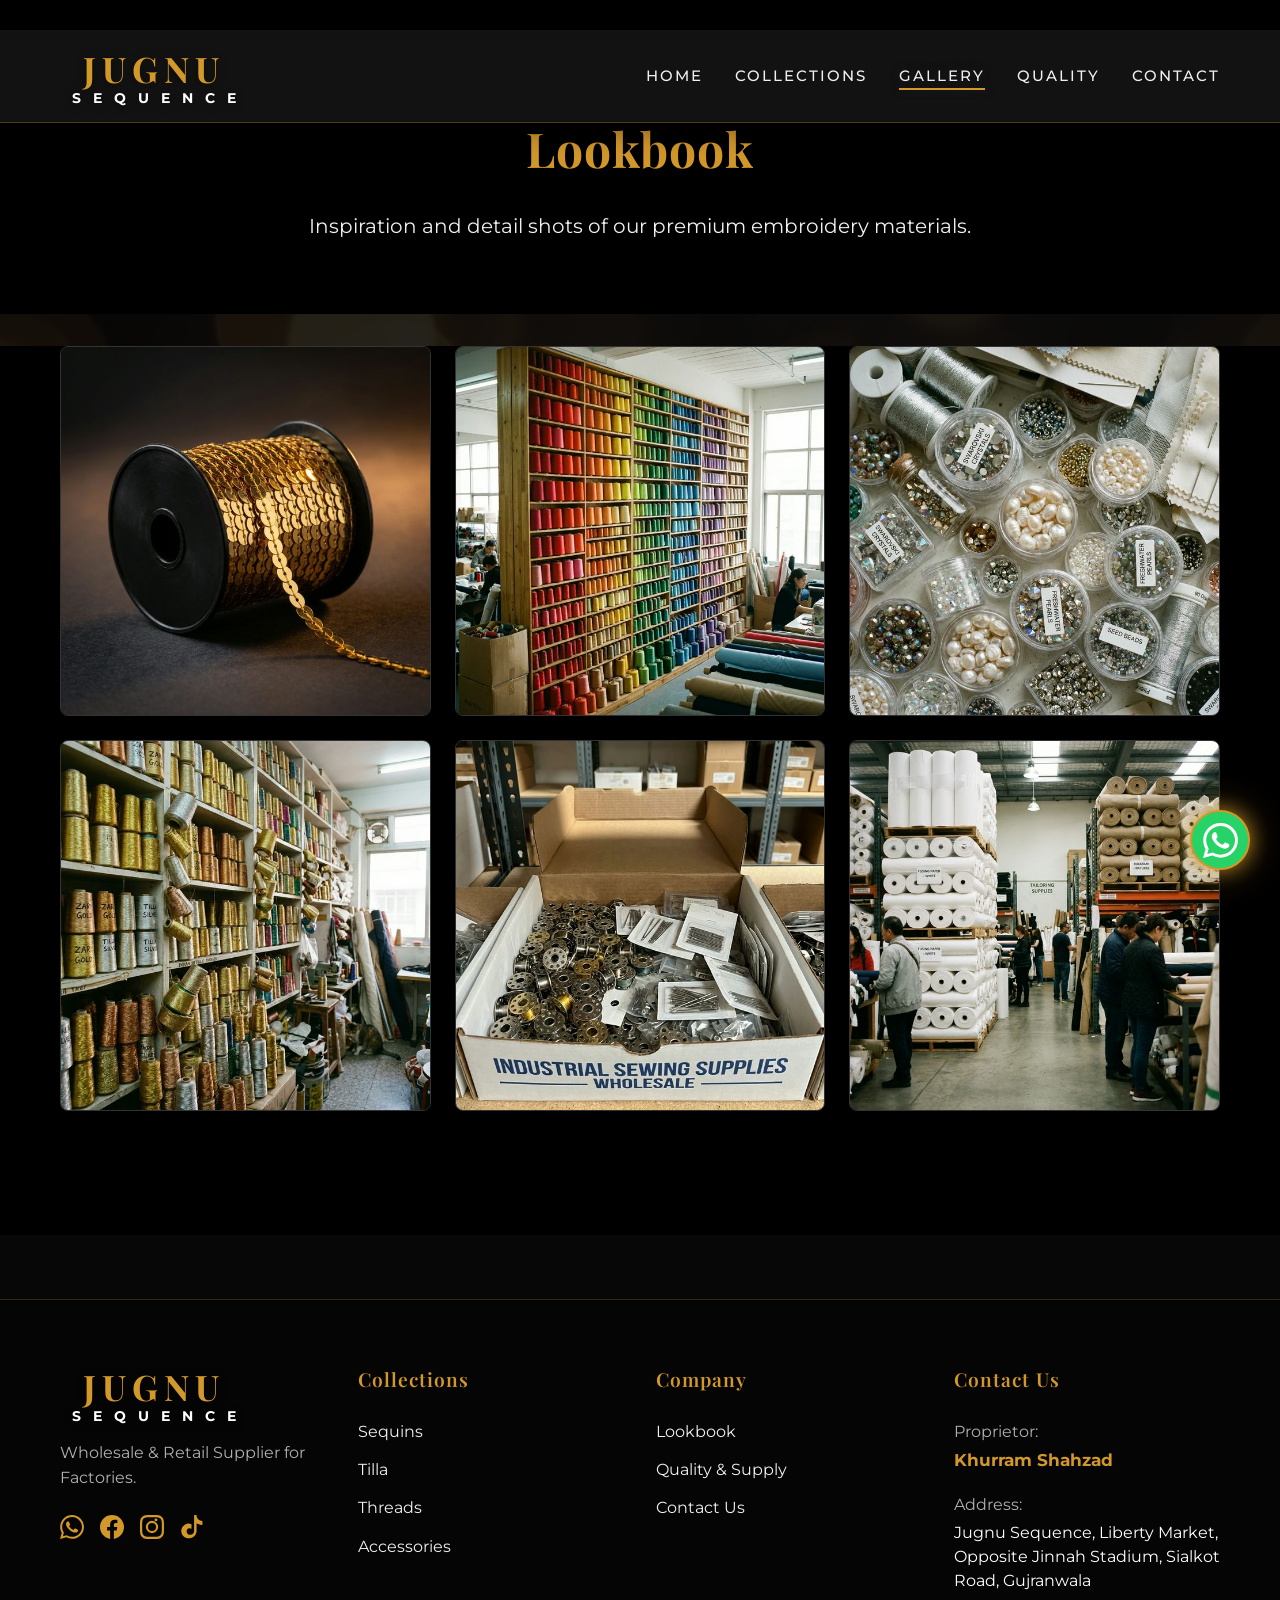
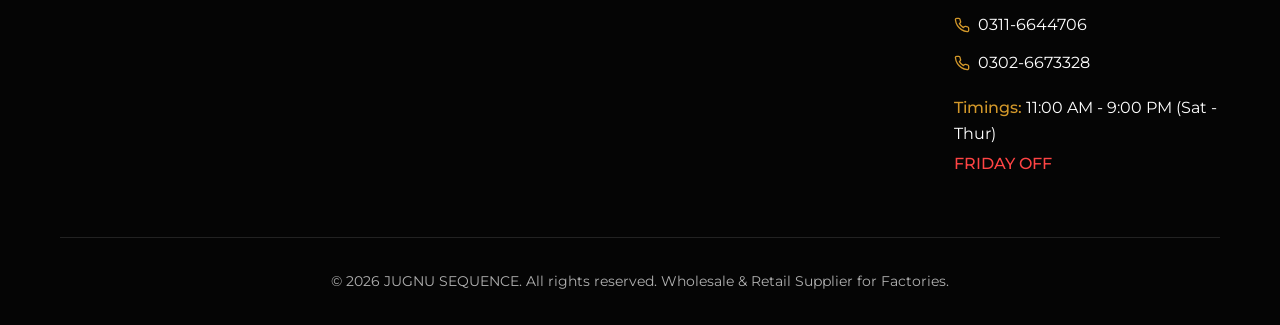
<file: gallery.html>
<!DOCTYPE html>
<html lang="en">

<head>
    <meta charset="UTF-8">
    <meta name="viewport" content="width=device-width, initial-scale=1.0">
    <title>Lookbook & Gallery | JUGNU SEQUENCE</title>
    <!-- Google Fonts -->
    <link rel="preconnect" href="https://fonts.googleapis.com">
    <link rel="preconnect" href="https://fonts.gstatic.com" crossorigin>
    <link
        href="https://fonts.googleapis.com/css2?family=Montserrat:wght@300;400;500;600&family=Playfair+Display:wght@400;600;700&display=swap"
        rel="stylesheet">
    <!-- Custom CSS -->
    <link rel="stylesheet" href="style.css">

    <style>
        .masonry-grid {
            column-count: 3;
            column-gap: 1.5rem;
            margin-top: 2rem;
        }

        .masonry-item {
            break-inside: avoid;
            margin-bottom: 1.5rem;
            border-radius: 8px;
            overflow: hidden;
            border: 1px solid var(--border-color);
            transition: var(--transition);
        }

        .masonry-item:hover {
            border-color: var(--accent-gold);
            transform: translateY(-5px);
            box-shadow: 0 10px 30px rgba(0, 0, 0, 0.5);
        }

        .masonry-item img {
            width: 100%;
            display: block;
            transition: transform 0.5s ease;
        }

        .masonry-item:hover img {
            transform: scale(1.05);
        }

        @media (max-width: 768px) {
            .masonry-grid {
                column-count: 2;
            }
        }

        @media (max-width: 480px) {
            .masonry-grid {
                column-count: 1;
            }
        }
    </style>
</head>

<body>

    <!-- Navigation -->
    <nav class="navbar">
        <div class="container nav-container">
            <a href="index.html" class="logo">JUGNU<br><span>SEQUENCE</span></a>
            <ul class="nav-links">
                <li><a href="index.html">Home</a></li>
                <li><a href="collections.html">Collections</a></li>
                <li><a href="gallery.html" class="text-gold">Gallery</a></li>
                <li><a href="quality.html">Quality</a></li>
                <li><a href="contact.html">Contact</a></li>
            </ul>
            <button class="mobile-menu-btn">☰</button>
        </div>
    </nav>

    <!-- Header Section -->
    <section class="section" style="padding-top: 120px; padding-bottom: 2rem;">
        <div class="container text-center">
            <h1 class="hero-title" style="font-size: 3rem;">Lookbook</h1>
            <p class="hero-subtitle">Inspiration and detail shots of our premium embroidery materials.</p>
        </div>
    </section>

    <!-- Gallery Grid -->
    <section class="section" style="padding-top: 0;">
        <div class="container">
            <div class="masonry-grid">

                <div class="masonry-item">
                    <img src="sequins_metallic.png" alt="Detail shot">
                </div>
                <div class="masonry-item">
                    <img src="tilla.png" alt="Detail shot">
                </div>
                <div class="masonry-item">
                    <img src="threads.png" alt="Detail shot">
                </div>
                <div class="masonry-item">
                    <img src="machine_pins.png" alt="Detail shot">
                </div>
                <div class="masonry-item">
                    <img src="accessories.png" alt="Detail shot">
                </div>
                <div class="masonry-item">
                    <img src="fusing.png" alt="Detail shot">
                </div>

            </div>
        </div>
    </section>

    <!-- Footer -->
    <footer class="footer">
        <div class="container">
            <div class="footer-content">
                <div class="footer-col">
                    <a href="index.html" class="logo" style="width: fit-content; margin-bottom: 1rem;">JUGNU<br><span>SEQUENCE</span></a>
                    <p style="color: var(--text-secondary); margin-bottom: 1rem;">Wholesale & Retail Supplier for
                        Factories.</p>
                    <div class="social-links" style="display: flex; gap: 1rem; margin-top: 1.5rem;">
                        <a href="https://wa.me/923116644706" style="color: #d3982a; transition: color 0.3s ease;"><svg
                                width="24" height="24" viewBox="0 0 24 24" fill="currentColor">
                                <path
                                    d="M17.472 14.382c-.297-.149-1.758-.867-2.03-.967-.273-.099-.471-.148-.67.15-.197.297-.767.966-.94 1.164-.173.199-.347.223-.644.075-.297-.15-1.255-.463-2.39-1.475-.883-.788-1.48-1.761-1.653-2.059-.173-.297-.018-.458.13-.606.134-.133.298-.347.446-.52.149-.174.198-.298.298-.497.099-.198.05-.371-.025-.52-.075-.149-.669-1.612-.916-2.207-.242-.579-.487-.5-.669-.51a12.8 12.8 0 0 0-.57-.01c-.198 0-.52.074-.792.372-.272.297-1.04 1.016-1.04 2.479 0 1.462 1.065 2.875 1.213 3.074.149.198 2.096 3.2 5.077 4.487.709.306 1.262.489 1.694.625.712.227 1.36.195 1.871.118.571-.085 1.758-.719 2.006-1.413.248-.694.248-1.289.173-1.413-.074-.124-.272-.198-.57-.347m-5.421 7.403h-.004a9.87 9.87 0 0 1-5.031-1.378l-.361-.214-3.741.982.998-3.648-.235-.374a9.86 9.86 0 0 1-1.51-5.26c.001-5.45 4.436-9.884 9.888-9.884 2.64 0 5.122 1.03 6.988 2.898a9.82 9.82 0 0 1 2.893 6.994c-.003 5.45-4.437 9.884-9.885 9.884m8.413-18.297A11.8 11.8 0 0 0 12.05 0C5.495 0 .16 5.335.157 11.892c0 2.096.547 4.142 1.588 5.945L.057 24l6.305-1.654a11.9 11.9 0 0 0 5.683 1.448h.005c6.554 0 11.89-5.335 11.893-11.893a11.8 11.8 0 0 0-3.48-8.413Z">
                                </path>
                            </svg></a>
                        <a href="https://facebook.com" style="color: #d3982a; transition: color 0.3s ease;"><svg
                                width="24" height="24" viewBox="0 0 24 24" fill="currentColor">
                                <path
                                    d="M24 12.073c0-6.627-5.373-12-12-12s-12 5.373-12 12c0 5.99 4.388 10.954 10.125 11.854v-8.385H7.078v-3.469h3.047V9.43c0-3.007 1.792-4.669 4.533-4.669 1.312 0 2.686.235 2.686.235v2.953H15.83c-1.491 0-1.956.925-1.956 1.874v2.25h3.328l-.532 3.469h-2.796v8.385C19.612 23.027 24 18.062 24 12.073z" />
                            </svg></a>
                        <a href="https://instagram.com" style="color: #d3982a; transition: color 0.3s ease;"><svg
                                width="24" height="24" viewBox="0 0 24 24" fill="currentColor">
                                <path
                                    d="M12 2.163c3.204 0 3.584.012 4.85.07 3.252.148 4.771 1.691 4.919 4.919.058 1.265.069 1.645.069 4.849 0 3.205-.012 3.584-.069 4.849-.149 3.225-1.664 4.771-4.919 4.919-1.266.058-1.644.07-4.85.07-3.204 0-3.584-.012-4.849-.07-3.26-.149-4.771-1.699-4.919-4.92-.058-1.265-.07-1.644-.07-4.849 0-3.204.013-3.583.07-4.849.149-3.227 1.664-4.771 4.919-4.919 1.266-.057 1.645-.069 4.849-.069zM12 0C8.741 0 8.333.014 7.053.072 2.695.272.273 2.69.073 7.052.014 8.333 0 8.741 0 12c0 3.259.014 3.668.072 4.948.2 4.358 2.618 6.78 6.98 6.98C8.333 23.986 8.741 24 12 24c3.259 0 3.668-.014 4.948-.072 4.354-.2 6.782-2.618 6.979-6.98.059-1.28.073-1.689.073-4.948 0-3.259-.014-3.667-.072-4.947-.196-4.354-2.617-6.78-6.979-6.98C15.668.014 15.259 0 12 0zm0 5.838a6.162 6.162 0 100 12.324 6.162 6.162 0 000-12.324zM12 16a4 4 0 110-8 4 4 0 010 8zm3.975-9.658a1.44 1.44 0 100-2.88 1.44 1.44 0 000 2.88z" />
                            </svg></a>
                        <a href="https://tiktok.com" style="color: #d3982a; transition: color 0.3s ease;"><svg
                                width="24" height="24" viewBox="0 0 24 24" fill="currentColor">
                                <path
                                    d="M12.525.02c1.31-.02 2.61-.01 3.91.02.08 1.53.63 3.09 1.75 4.17 1.12 1.11 2.7 1.62 4.24 1.79v4.03c-1.44-.05-2.89-.35-4.2-.97-.57-.26-1.1-.59-1.62-.93v7.2c0 1.61-.41 3.24-1.29 4.59-1.27 1.95-3.5 3.19-5.91 3.32-2.3.12-4.63-.61-6.19-2.31-1.55-1.68-2.22-4-1.84-6.26.39-2.28 1.84-4.25 3.84-5.26 1.93-.97 4.27-1.07 6.27-.14v4.45c-.34-.14-.7-.25-1.07-.33-.67-.14-1.39-.14-2.02.13-.86.37-1.48 1.13-1.68 2.05-.2 1.01-.01 2.11.58 2.92.57.78 1.48 1.25 2.45 1.35 1.17.11 2.42-.25 3.23-1.1.72-.75 1.1-1.78 1.1-2.83V0l.43.02z" />
                            </svg></a>
                    </div>
                </div>
                <div class="footer-col">
                    <h3>Collections</h3>
                    <ul class="footer-links">
                        <li><a href="category.html?type=sequins">Sequins</a></li>
                        <li><a href="category.html?type=tilla">Tilla</a></li>
                        <li><a href="category.html?type=threads">Threads</a></li>
                        <li><a href="category.html?type=accessories">Accessories</a></li>
                    </ul>
                </div>
                <div class="footer-col">
                    <h3>Company</h3>
                    <ul class="footer-links">
                        <li><a href="gallery.html">Lookbook</a></li>
                        <li><a href="quality.html">Quality & Supply</a></li>
                        <li><a href="contact.html">Contact Us</a></li>
                    </ul>
                </div>
                <div class="footer-col">
                    <h3>Contact Us</h3>
                    <ul class="footer-links" style="color: var(--text-secondary);">
                        <li style="margin-bottom: 1.2rem;">
                            <div style="color: var(--text-secondary); margin-bottom: 0.2rem;">Proprietor:</div>
                            <div style="color: #d3982a; font-weight: bold; font-size: 1.05rem;">Khurram Shahzad</div>
                        </li>
                        <li style="line-height: 1.5; margin-bottom: 1.2rem;">
                            <div style="color: var(--text-secondary); margin-bottom: 0.2rem;">Address:</div>
                            <div style="color: #fff;">Jugnu Sequence, Liberty Market, Opposite Jinnah Stadium, Sialkot Road, Gujranwala</div>
                        </li>
                        <li style="display: flex; align-items: center; gap: 8px; margin-bottom: 0.8rem;">
                            <svg width="16" height="16" viewBox="0 0 24 24" fill="none" stroke="#d3982a" stroke-width="2" stroke-linecap="round" stroke-linejoin="round"><path d="M22 16.92v3a2 2 0 0 1-2.18 2 19.79 19.79 0 0 1-8.63-3.07 19.5 19.5 0 0 1-6-6 19.79 19.79 0 0 1-3.07-8.67A2 2 0 0 1 4.11 2h3a2 2 0 0 1 2 1.72 12.84 12.84 0 0 0 .7 2.81 2 2 0 0 1-.45 2.11L8.09 9.91a16 16 0 0 0 6 6l1.27-1.27a2 2 0 0 1 2.11-.45 12.84 12.84 0 0 0 2.81.7A2 2 0 0 1 22 16.92z"></path></svg>
                            <span style="color: #fff;">0311-6644706</span>
                        </li>
                        <li style="display: flex; align-items: center; gap: 8px; margin-bottom: 1.2rem;">
                            <svg width="16" height="16" viewBox="0 0 24 24" fill="none" stroke="#d3982a" stroke-width="2" stroke-linecap="round" stroke-linejoin="round"><path d="M22 16.92v3a2 2 0 0 1-2.18 2 19.79 19.79 0 0 1-8.63-3.07 19.5 19.5 0 0 1-6-6 19.79 19.79 0 0 1-3.07-8.67A2 2 0 0 1 4.11 2h3a2 2 0 0 1 2 1.72 12.84 12.84 0 0 0 .7 2.81 2 2 0 0 1-.45 2.11L8.09 9.91a16 16 0 0 0 6 6l1.27-1.27a2 2 0 0 1 2.11-.45 12.84 12.84 0 0 0 2.81.7A2 2 0 0 1 22 16.92z"></path></svg>
                            <span style="color: #fff;">0302-6673328</span>
                        </li>
                        <li style="color: #fff; margin-bottom: 0.3rem;"><span style="color: #d3982a; font-weight: 500;">Timings:</span> 11:00 AM - 9:00 PM (Sat - Thur)</li>
                        <li style="color: #ff4444; font-weight: 500;">FRIDAY OFF</li>
                    </ul>
                </div>
            </div>
            <div class="footer-bottom">
                &copy; 2026 JUGNU SEQUENCE. All rights reserved. Wholesale & Retail Supplier for Factories.
            </div>
        </div>
    </footer>

    <script src="script.js"></script>
    <!-- Global Floating WhatsApp Icon -->
    <a href="https://wa.me/923116644706?text=Salam!%20I%20am%20browsing%20your%20website%20and%20have%20an%20inquiry.%20Could%20you%20please%20assist%20me%3F"
        class="floating-wa-icon" target="_blank" rel="noopener noreferrer">
        <svg width="30" height="30" viewBox="0 0 24 24" fill="currentColor">
            <path
                d="M17.472 14.382c-.297-.149-1.758-.867-2.03-.967-.273-.099-.471-.148-.67.15-.197.297-.767.966-.94 1.164-.173.199-.347.223-.644.075-.297-.15-1.255-.463-2.39-1.475-.883-.788-1.48-1.761-1.653-2.059-.173-.297-.018-.458.13-.606.134-.133.298-.347.446-.52.149-.174.198-.298.298-.497.099-.198.05-.371-.025-.52-.075-.149-.669-1.612-.916-2.207-.242-.579-.487-.5-.669-.51a12.8 12.8 0 0 0-.57-.01c-.198 0-.52.074-.792.372-.272.297-1.04 1.016-1.04 2.479 0 1.462 1.065 2.875 1.213 3.074.149.198 2.096 3.2 5.077 4.487.709.306 1.262.489 1.694.625.712.227 1.36.195 1.871.118.571-.085 1.758-.719 2.006-1.413.248-.694.248-1.289.173-1.413-.074-.124-.272-.198-.57-.347m-5.421 7.403h-.004a9.87 9.87 0 0 1-5.031-1.378l-.361-.214-3.741.982.998-3.648-.235-.374a9.86 9.86 0 0 1-1.51-5.26c.001-5.45 4.436-9.884 9.888-9.884 2.64 0 5.122 1.03 6.988 2.898a9.82 9.82 0 0 1 2.893 6.994c-.003 5.45-4.437 9.884-9.885 9.884m8.413-18.297A11.8 11.8 0 0 0 12.05 0C5.495 0 .16 5.335.157 11.892c0 2.096.547 4.142 1.588 5.945L.057 24l6.305-1.654a11.9 11.9 0 0 0 5.683 1.448h.005c6.554 0 11.89-5.335 11.893-11.893a11.8 11.8 0 0 0-3.48-8.413Z" />
        </svg>
    </a>
</body>

</html>
</file>
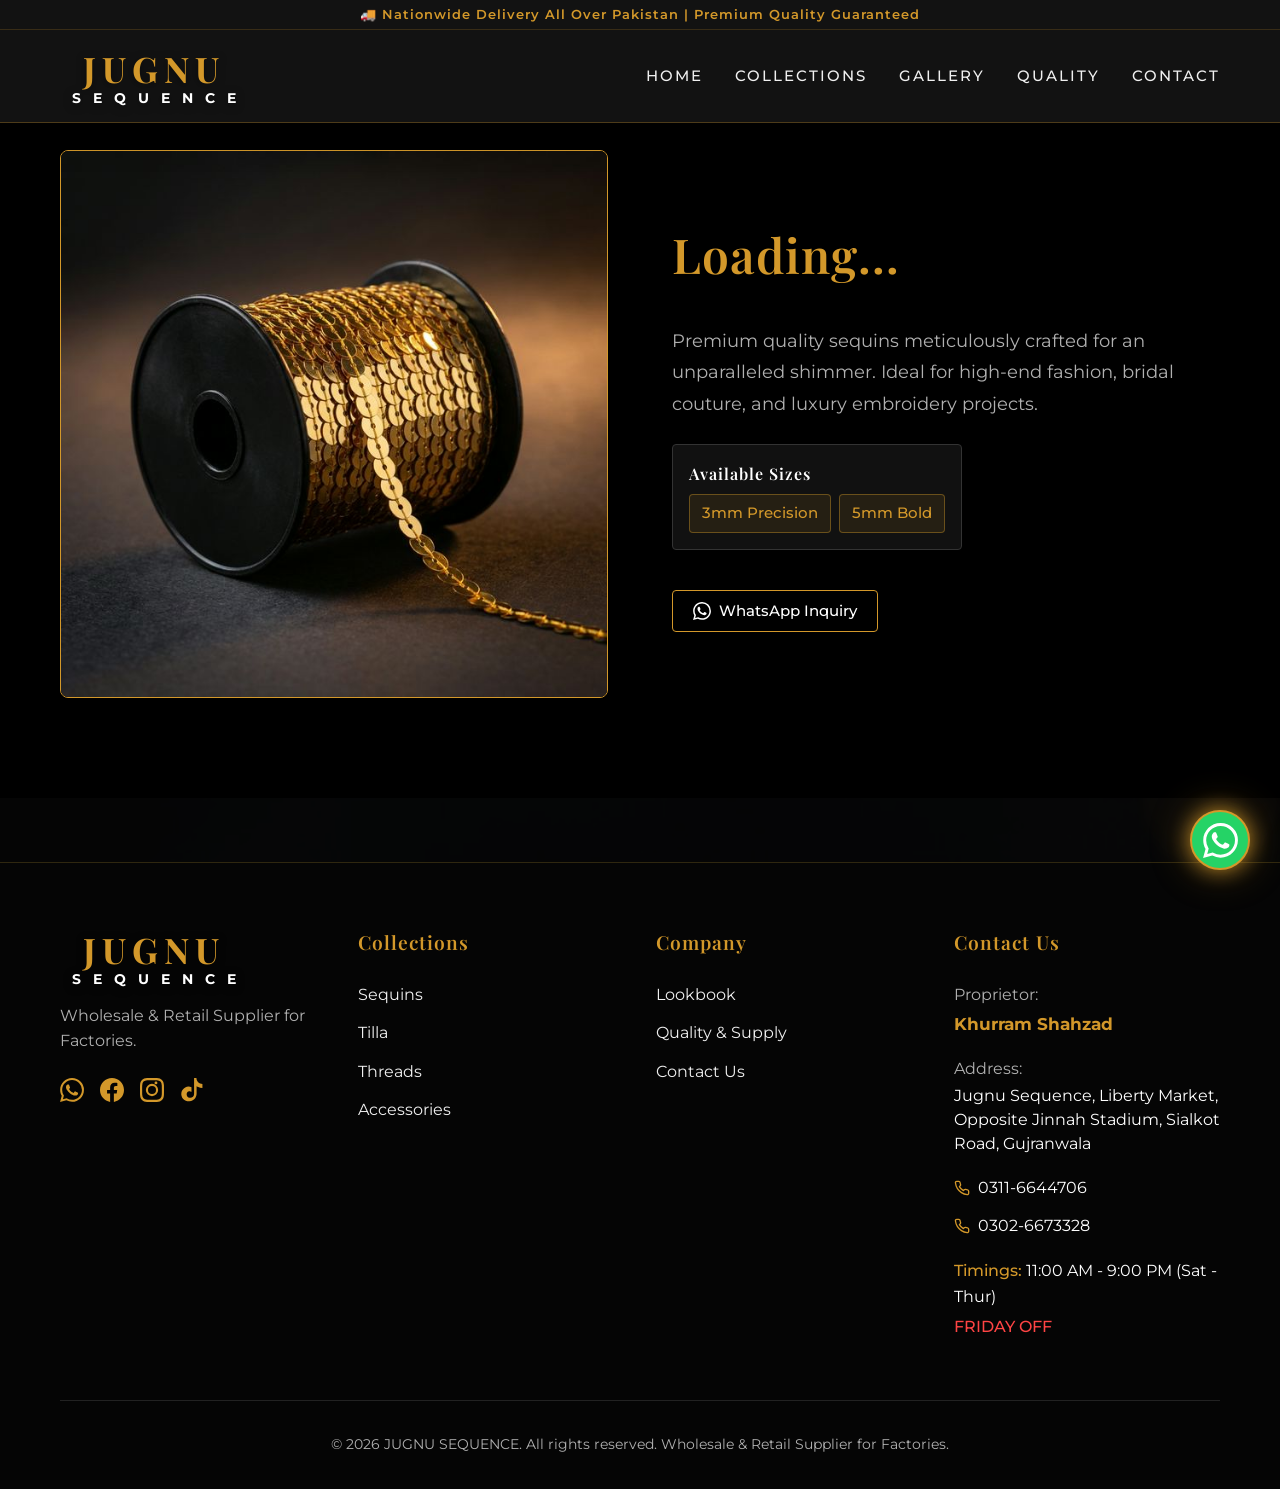
<file: product.html>
<!DOCTYPE html>
<html lang="en">

<head>
    <meta charset="UTF-8">
    <meta name="viewport" content="width=device-width, initial-scale=1.0">
    <title>JUGNU SEQUENCE | Product View</title>

    <!-- Google Fonts -->
    <link rel="preconnect" href="https://fonts.googleapis.com">
    <link rel="preconnect" href="https://fonts.gstatic.com" crossorigin>
    <link
        href="https://fonts.googleapis.com/css2?family=Montserrat:wght@300;400;500;600&family=Playfair+Display:wght@400;600;700&display=swap"
        rel="stylesheet">

    <!-- Custom CSS -->
    <link rel="stylesheet" href="style.css">

    <style>
        .product-section {
            padding: 150px 0 100px;
            min-height: 80vh;
        }

        .product-grid {
            display: grid;
            grid-template-columns: 1fr 1fr;
            gap: 4rem;
            align-items: center;
        }

        @media (max-width: 768px) {
            .product-grid {
                grid-template-columns: 1fr;
                gap: 2rem;
            }
        }

        .product-image-container {
            border: 1px solid var(--accent-gold);
            border-radius: 8px;
            overflow: hidden;
            background-color: #000;
            box-shadow: 0 10px 30px rgba(0, 0, 0, 0.8);
            aspect-ratio: 1;
        }

        .product-image-container img {
            width: 100%;
            height: 100%;
            object-fit: cover;
        }

        .product-details {
            display: flex;
            flex-direction: column;
            gap: 1.5rem;
        }

        .product-title {
            font-size: 3rem;
            color: var(--accent-gold);
            margin-bottom: 0.5rem;
            text-transform: capitalize;
        }

        .product-description {
            font-size: 1.1rem;
            color: var(--text-secondary);
            line-height: 1.8;
        }

        .product-specs {
            background: #111;
            padding: 1rem;
            border: 1px solid #333;
            border-radius: 4px;
            width: fit-content;
        }

        .product-specs h4 {
            color: #fff;
            margin-bottom: 0.5rem;
            font-size: 1rem;
        }

        .spec-tags {
            display: flex;
            gap: 0.5rem;
            flex-wrap: wrap;
        }

        .spec-tag {
            background: rgba(211, 152, 42, 0.1);
            color: var(--accent-gold);
            padding: 6px 12px;
            border: 1px solid rgba(211, 152, 42, 0.4);
            border-radius: 4px;
            font-weight: 500;
            font-size: 0.95rem;
        }

        .product-actions {
            margin-top: 1rem;
        }

        .btn-wa-sleek {
            display: inline-flex;
            align-items: center;
            gap: 8px;
            padding: 8px 20px;
            font-size: 0.95rem;
            font-weight: 500;
            color: #fff;
            background: transparent;
            border: 1px solid #d3982a;
            border-radius: 4px;
            text-transform: none;
            transition: all 0.3s ease;
            cursor: pointer;
            text-decoration: none;
        }

        .btn-wa-sleek:hover {
            box-shadow: 0 0 12px rgba(211, 152, 42, 0.5);
            background: rgba(211, 152, 42, 0.1);
            transform: translateY(-2px);
        }
    </style>
</head>

<body>
    <!-- Announcement Bar -->
    <div class="announcement-bar">
        🚚 Nationwide Delivery All Over Pakistan | Premium Quality Guaranteed
    </div>

    <!-- Navigation -->
    <nav class="navbar">
        <div class="container nav-container">
            <a href="index.html" class="logo">JUGNU<br><span>SEQUENCE</span></a>
            <ul class="nav-links">
                <li><a href="index.html">Home</a></li>
                <li><a href="collections.html">Collections</a></li>
                <li><a href="gallery.html">Gallery</a></li>
                <li><a href="quality.html">Quality</a></li>
                <li><a href="contact.html">Contact</a></li>
            </ul>
            <button class="mobile-menu-btn">☰</button>
        </div>
    </nav>

    <!-- Product Section -->
    <section class="section product-section">
        <div class="container">
            <div class="product-grid">
                <div class="product-image-container">
                    <img id="productImage" src="sequins_metallic.png" alt="Loading..." loading="lazy">
                </div>

                <div class="product-details">
                    <h1 id="productTitle" class="product-title">Loading...</h1>
                    <p id="productDescription" class="product-description">
                        Premium quality sequins meticulously crafted for an unparalleled shimmer. Ideal for high-end
                        fashion, bridal couture, and luxury embroidery projects.
                    </p>

                    <div class="product-specs">
                        <h4>Available Sizes</h4>
                        <div class="spec-tags">
                            <span class="spec-tag">3mm Precision</span>
                            <span class="spec-tag">5mm Bold</span>
                        </div>
                    </div>

                    <div class="product-actions">
                        <a id="productWaBtn" href="#" class="btn-wa-sleek" target="_blank">
                            <svg width="18" height="18" viewBox="0 0 24 24" fill="currentColor">
                                <path
                                    d="M17.472 14.382c-.297-.149-1.758-.867-2.03-.967-.273-.099-.471-.148-.67.15-.197.297-.767.966-.94 1.164-.173.199-.347.223-.644.075-.297-.15-1.255-.463-2.39-1.475-.883-.788-1.48-1.761-1.653-2.059-.173-.297-.018-.458.13-.606.134-.133.298-.347.446-.52.149-.174.198-.298.298-.497.099-.198.05-.371-.025-.52-.075-.149-.669-1.612-.916-2.207-.242-.579-.487-.5-.669-.51a12.8 12.8 0 0 0-.57-.01c-.198 0-.52.074-.792.372-.272.297-1.04 1.016-1.04 2.479 0 1.462 1.065 2.875 1.213 3.074.149.198 2.096 3.2 5.077 4.487.709.306 1.262.489 1.694.625.712.227 1.36.195 1.871.118.571-.085 1.758-.719 2.006-1.413.248-.694.248-1.289.173-1.413-.074-.124-.272-.198-.57-.347m-5.421 7.403h-.004a9.87 9.87 0 0 1-5.031-1.378l-.361-.214-3.741.982.998-3.648-.235-.374a9.86 9.86 0 0 1-1.51-5.26c.001-5.45 4.436-9.884 9.888-9.884 2.64 0 5.122 1.03 6.988 2.898a9.82 9.82 0 0 1 2.893 6.994c-.003 5.45-4.437 9.884-9.885 9.884m8.413-18.297A11.8 11.8 0 0 0 12.05 0C5.495 0 .16 5.335.157 11.892c0 2.096.547 4.142 1.588 5.945L.057 24l6.305-1.654a11.9 11.9 0 0 0 5.683 1.448h.005c6.554 0 11.89-5.335 11.893-11.893a11.8 11.8 0 0 0-3.48-8.413Z" />
                            </svg>
                            WhatsApp Inquiry
                        </a>
                    </div>
                </div>
            </div>
        </div>
    </section>

    <!-- Footer -->
    <footer class="footer">
        <div class="container">
            <div class="footer-content">
                <div class="footer-col">
                    <a href="index.html" class="logo" style="width: fit-content; margin-bottom: 1rem;">JUGNU<br><span>SEQUENCE</span></a>
                    <p style="color: var(--text-secondary); margin-bottom: 1rem;">Wholesale & Retail Supplier for
                        Factories.</p>
                    <div class="social-links" style="display: flex; gap: 1rem; margin-top: 1.5rem;">
                        <a href="https://wa.me/923116644706" style="color: #d3982a; transition: color 0.3s ease;"><svg
                                width="24" height="24" viewBox="0 0 24 24" fill="currentColor">
                                <path
                                    d="M17.472 14.382c-.297-.149-1.758-.867-2.03-.967-.273-.099-.471-.148-.67.15-.197.297-.767.966-.94 1.164-.173.199-.347.223-.644.075-.297-.15-1.255-.463-2.39-1.475-.883-.788-1.48-1.761-1.653-2.059-.173-.297-.018-.458.13-.606.134-.133.298-.347.446-.52.149-.174.198-.298.298-.497.099-.198.05-.371-.025-.52-.075-.149-.669-1.612-.916-2.207-.242-.579-.487-.5-.669-.51a12.8 12.8 0 0 0-.57-.01c-.198 0-.52.074-.792.372-.272.297-1.04 1.016-1.04 2.479 0 1.462 1.065 2.875 1.213 3.074.149.198 2.096 3.2 5.077 4.487.709.306 1.262.489 1.694.625.712.227 1.36.195 1.871.118.571-.085 1.758-.719 2.006-1.413.248-.694.248-1.289.173-1.413-.074-.124-.272-.198-.57-.347m-5.421 7.403h-.004a9.87 9.87 0 0 1-5.031-1.378l-.361-.214-3.741.982.998-3.648-.235-.374a9.86 9.86 0 0 1-1.51-5.26c.001-5.45 4.436-9.884 9.888-9.884 2.64 0 5.122 1.03 6.988 2.898a9.82 9.82 0 0 1 2.893 6.994c-.003 5.45-4.437 9.884-9.885 9.884m8.413-18.297A11.8 11.8 0 0 0 12.05 0C5.495 0 .16 5.335.157 11.892c0 2.096.547 4.142 1.588 5.945L.057 24l6.305-1.654a11.9 11.9 0 0 0 5.683 1.448h.005c6.554 0 11.89-5.335 11.893-11.893a11.8 11.8 0 0 0-3.48-8.413Z">
                                </path>
                            </svg></a>
                        <a href="https://facebook.com" style="color: #d3982a; transition: color 0.3s ease;"><svg
                                width="24" height="24" viewBox="0 0 24 24" fill="currentColor">
                                <path
                                    d="M24 12.073c0-6.627-5.373-12-12-12s-12 5.373-12 12c0 5.99 4.388 10.954 10.125 11.854v-8.385H7.078v-3.469h3.047V9.43c0-3.007 1.792-4.669 4.533-4.669 1.312 0 2.686.235 2.686.235v2.953H15.83c-1.491 0-1.956.925-1.956 1.874v2.25h3.328l-.532 3.469h-2.796v8.385C19.612 23.027 24 18.062 24 12.073z" />
                            </svg></a>
                        <a href="https://instagram.com" style="color: #d3982a; transition: color 0.3s ease;"><svg
                                width="24" height="24" viewBox="0 0 24 24" fill="currentColor">
                                <path
                                    d="M12 2.163c3.204 0 3.584.012 4.85.07 3.252.148 4.771 1.691 4.919 4.919.058 1.265.069 1.645.069 4.849 0 3.205-.012 3.584-.069 4.849-.149 3.225-1.664 4.771-4.919 4.919-1.266.058-1.644.07-4.85.07-3.204 0-3.584-.012-4.849-.07-3.26-.149-4.771-1.699-4.919-4.92-.058-1.265-.07-1.644-.07-4.849 0-3.204.013-3.583.07-4.849.149-3.227 1.664-4.771 4.919-4.919 1.266-.057 1.645-.069 4.849-.069zM12 0C8.741 0 8.333.014 7.053.072 2.695.272.273 2.69.073 7.052.014 8.333 0 8.741 0 12c0 3.259.014 3.668.072 4.948.2 4.358 2.618 6.78 6.98 6.98C8.333 23.986 8.741 24 12 24c3.259 0 3.668-.014 4.948-.072 4.354-.2 6.782-2.618 6.979-6.98.059-1.28.073-1.689.073-4.948 0-3.259-.014-3.667-.072-4.947-.196-4.354-2.617-6.78-6.979-6.98C15.668.014 15.259 0 12 0zm0 5.838a6.162 6.162 0 100 12.324 6.162 6.162 0 000-12.324zM12 16a4 4 0 110-8 4 4 0 010 8zm3.975-9.658a1.44 1.44 0 100-2.88 1.44 1.44 0 000 2.88z" />
                            </svg></a>
                        <a href="https://tiktok.com" style="color: #d3982a; transition: color 0.3s ease;"><svg
                                width="24" height="24" viewBox="0 0 24 24" fill="currentColor">
                                <path
                                    d="M12.525.02c1.31-.02 2.61-.01 3.91.02.08 1.53.63 3.09 1.75 4.17 1.12 1.11 2.7 1.62 4.24 1.79v4.03c-1.44-.05-2.89-.35-4.2-.97-.57-.26-1.1-.59-1.62-.93v7.2c0 1.61-.41 3.24-1.29 4.59-1.27 1.95-3.5 3.19-5.91 3.32-2.3.12-4.63-.61-6.19-2.31-1.55-1.68-2.22-4-1.84-6.26.39-2.28 1.84-4.25 3.84-5.26 1.93-.97 4.27-1.07 6.27-.14v4.45c-.34-.14-.7-.25-1.07-.33-.67-.14-1.39-.14-2.02.13-.86.37-1.48 1.13-1.68 2.05-.2 1.01-.01 2.11.58 2.92.57.78 1.48 1.25 2.45 1.35 1.17.11 2.42-.25 3.23-1.1.72-.75 1.1-1.78 1.1-2.83V0l.43.02z" />
                            </svg></a>
                    </div>
                </div>
                <div class="footer-col">
                    <h3>Collections</h3>
                    <ul class="footer-links">
                        <li><a href="category.html?type=sequins">Sequins</a></li>
                        <li><a href="category.html?type=tilla">Tilla</a></li>
                        <li><a href="category.html?type=threads">Threads</a></li>
                        <li><a href="category.html?type=accessories">Accessories</a></li>
                    </ul>
                </div>
                <div class="footer-col">
                    <h3>Company</h3>
                    <ul class="footer-links">
                        <li><a href="gallery.html">Lookbook</a></li>
                        <li><a href="quality.html">Quality & Supply</a></li>
                        <li><a href="contact.html">Contact Us</a></li>
                    </ul>
                </div>
                <div class="footer-col">
                    <h3>Contact Us</h3>
                    <ul class="footer-links" style="color: var(--text-secondary);">
                        <li style="margin-bottom: 1.2rem;">
                            <div style="color: var(--text-secondary); margin-bottom: 0.2rem;">Proprietor:</div>
                            <div style="color: #d3982a; font-weight: bold; font-size: 1.05rem;">Khurram Shahzad</div>
                        </li>
                        <li style="line-height: 1.5; margin-bottom: 1.2rem;">
                            <div style="color: var(--text-secondary); margin-bottom: 0.2rem;">Address:</div>
                            <div style="color: #fff;">Jugnu Sequence, Liberty Market, Opposite Jinnah Stadium, Sialkot Road, Gujranwala</div>
                        </li>
                        <li style="display: flex; align-items: center; gap: 8px; margin-bottom: 0.8rem;">
                            <svg width="16" height="16" viewBox="0 0 24 24" fill="none" stroke="#d3982a" stroke-width="2" stroke-linecap="round" stroke-linejoin="round"><path d="M22 16.92v3a2 2 0 0 1-2.18 2 19.79 19.79 0 0 1-8.63-3.07 19.5 19.5 0 0 1-6-6 19.79 19.79 0 0 1-3.07-8.67A2 2 0 0 1 4.11 2h3a2 2 0 0 1 2 1.72 12.84 12.84 0 0 0 .7 2.81 2 2 0 0 1-.45 2.11L8.09 9.91a16 16 0 0 0 6 6l1.27-1.27a2 2 0 0 1 2.11-.45 12.84 12.84 0 0 0 2.81.7A2 2 0 0 1 22 16.92z"></path></svg>
                            <span style="color: #fff;">0311-6644706</span>
                        </li>
                        <li style="display: flex; align-items: center; gap: 8px; margin-bottom: 1.2rem;">
                            <svg width="16" height="16" viewBox="0 0 24 24" fill="none" stroke="#d3982a" stroke-width="2" stroke-linecap="round" stroke-linejoin="round"><path d="M22 16.92v3a2 2 0 0 1-2.18 2 19.79 19.79 0 0 1-8.63-3.07 19.5 19.5 0 0 1-6-6 19.79 19.79 0 0 1-3.07-8.67A2 2 0 0 1 4.11 2h3a2 2 0 0 1 2 1.72 12.84 12.84 0 0 0 .7 2.81 2 2 0 0 1-.45 2.11L8.09 9.91a16 16 0 0 0 6 6l1.27-1.27a2 2 0 0 1 2.11-.45 12.84 12.84 0 0 0 2.81.7A2 2 0 0 1 22 16.92z"></path></svg>
                            <span style="color: #fff;">0302-6673328</span>
                        </li>
                        <li style="color: #fff; margin-bottom: 0.3rem;"><span style="color: #d3982a; font-weight: 500;">Timings:</span> 11:00 AM - 9:00 PM (Sat - Thur)</li>
                        <li style="color: #ff4444; font-weight: 500;">FRIDAY OFF</li>
                    </ul>
                </div>
            </div>
            <div class="footer-bottom">
                &copy; 2026 JUGNU SEQUENCE. All rights reserved. Wholesale & Retail Supplier for Factories.
            </div>
        </div>
    </footer>

    <!-- Global Floating WhatsApp Icon -->
    <a href="https://wa.me/923116644706?text=Salam!%20I%20am%20browsing%20your%20website%20and%20have%20an%20inquiry.%20Could%20you%20please%20assist%20me%3F"
        class="floating-wa-icon" target="_blank" rel="noopener noreferrer">
        <svg width="30" height="30" viewBox="0 0 24 24" fill="currentColor">
            <path
                d="M17.472 14.382c-.297-.149-1.758-.867-2.03-.967-.273-.099-.471-.148-.67.15-.197.297-.767.966-.94 1.164-.173.199-.347.223-.644.075-.297-.15-1.255-.463-2.39-1.475-.883-.788-1.48-1.761-1.653-2.059-.173-.297-.018-.458.13-.606.134-.133.298-.347.446-.52.149-.174.198-.298.298-.497.099-.198.05-.371-.025-.52-.075-.149-.669-1.612-.916-2.207-.242-.579-.487-.5-.669-.51a12.8 12.8 0 0 0-.57-.01c-.198 0-.52.074-.792.372-.272.297-1.04 1.016-1.04 2.479 0 1.462 1.065 2.875 1.213 3.074.149.198 2.096 3.2 5.077 4.487.709.306 1.262.489 1.694.625.712.227 1.36.195 1.871.118.571-.085 1.758-.719 2.006-1.413.248-.694.248-1.289.173-1.413-.074-.124-.272-.198-.57-.347m-5.421 7.403h-.004a9.87 9.87 0 0 1-5.031-1.378l-.361-.214-3.741.982.998-3.648-.235-.374a9.86 9.86 0 0 1-1.51-5.26c.001-5.45 4.436-9.884 9.888-9.884 2.64 0 5.122 1.03 6.988 2.898a9.82 9.82 0 0 1 2.893 6.994c-.003 5.45-4.437 9.884-9.885 9.884m8.413-18.297A11.8 11.8 0 0 0 12.05 0C5.495 0 .16 5.335.157 11.892c0 2.096.547 4.142 1.588 5.945L.057 24l6.305-1.654a11.9 11.9 0 0 0 5.683 1.448h.005c6.554 0 11.89-5.335 11.893-11.893a11.8 11.8 0 0 0-3.48-8.413Z" />
        </svg>
    </a>

    <!-- Custom JS -->
    <script src="script.js"></script>
</body>

</html>
</file>
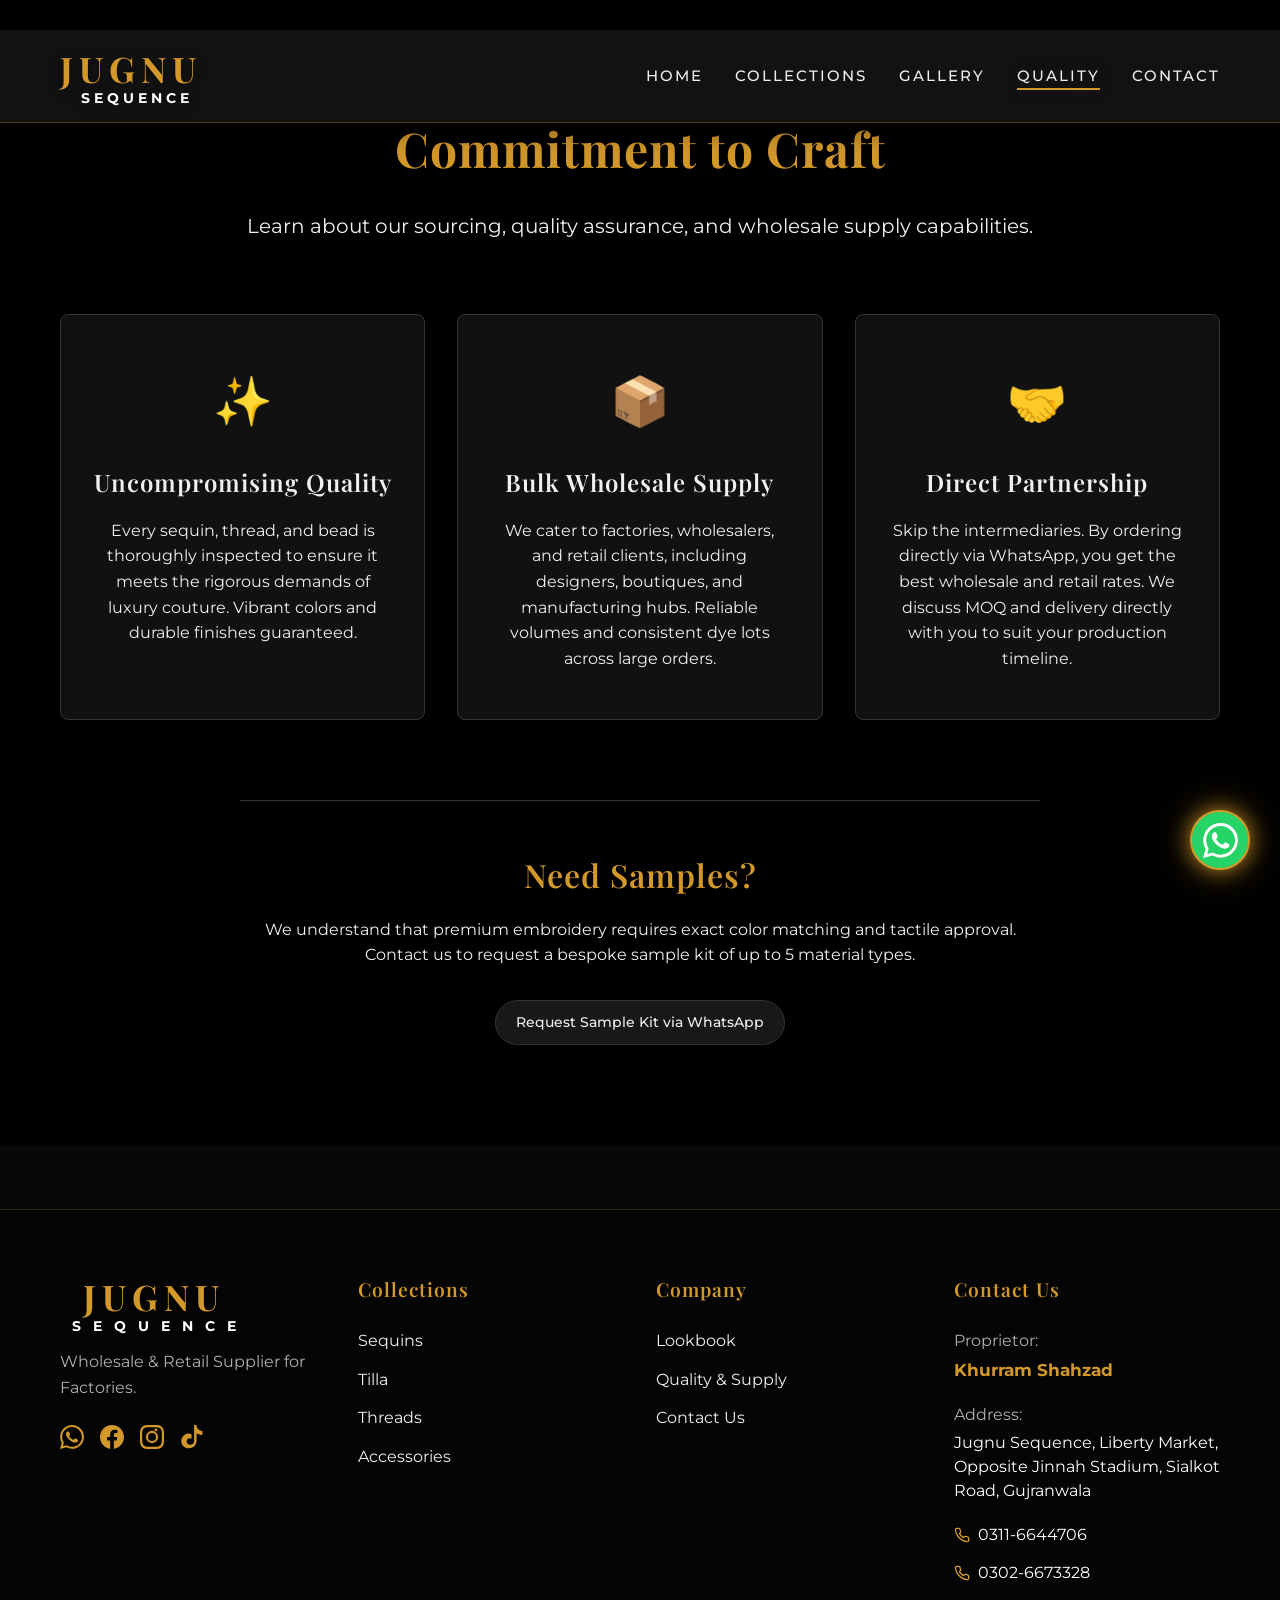
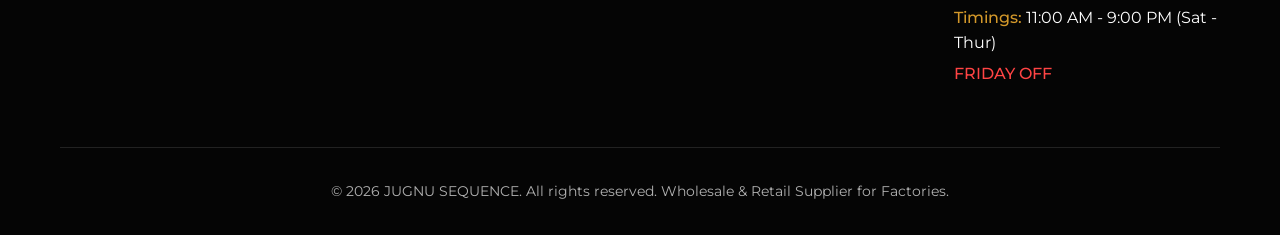
<file: quality.html>
<!DOCTYPE html>
<html lang="en">

<head>
    <meta charset="UTF-8">
    <meta name="viewport" content="width=device-width, initial-scale=1.0">
    <title>Quality & Supply | JUGNU SEQUENCE</title>
    <!-- Google Fonts -->
    <link rel="preconnect" href="https://fonts.googleapis.com">
    <link rel="preconnect" href="https://fonts.gstatic.com" crossorigin>
    <link
        href="https://fonts.googleapis.com/css2?family=Montserrat:wght@300;400;500;600&family=Playfair+Display:wght@400;600;700&display=swap"
        rel="stylesheet">
    <!-- Custom CSS -->
    <link rel="stylesheet" href="style.css">

    <style>
        .feature-box {
            background-color: var(--bg-card);
            border: 1px solid var(--border-color);
            padding: 3rem 2rem;
            border-radius: 8px;
            text-align: center;
        }

        .feature-icon {
            font-size: 3rem;
            color: var(--accent-gold);
            margin-bottom: 1.5rem;
        }

        .feature-title {
            font-size: 1.5rem;
            margin-bottom: 1rem;
        }
    </style>
</head>

<body>

    <!-- Navigation -->
    <nav class="navbar">
        <div class="container nav-container">
            <a href="index.html" class="logo">JUGNU<br><span
                    style="font-size: 0.9rem; letter-spacing: 4px;">SEQUENCE</span></a>
            <ul class="nav-links">
                <li><a href="index.html">Home</a></li>
                <li><a href="collections.html">Collections</a></li>
                <li><a href="gallery.html">Gallery</a></li>
                <li><a href="quality.html" class="text-gold">Quality</a></li>
                <li><a href="contact.html">Contact</a></li>
            </ul>
            <button class="mobile-menu-btn">☰</button>
        </div>
    </nav>

    <!-- Header Section -->
    <section class="section" style="padding-top: 120px; padding-bottom: 2rem;">
        <div class="container text-center">
            <h1 class="hero-title" style="font-size: 3rem;">Commitment to Craft</h1>
            <p class="hero-subtitle">Learn about our sourcing, quality assurance, and wholesale supply capabilities.</p>
        </div>
    </section>

    <!-- Features Section -->
    <section class="section" style="padding-top: 0;">
        <div class="container">
            <div class="grid grid-3">

                <div class="feature-box">
                    <div class="feature-icon">✨</div>
                    <h3 class="feature-title">Uncompromising Quality</h3>
                    <p class="text-secondary">Every sequin, thread, and bead is thoroughly inspected to ensure it meets
                        the rigorous demands of luxury couture. Vibrant colors and durable finishes guaranteed.</p>
                </div>

                <div class="feature-box">
                    <div class="feature-icon">📦</div>
                    <h3 class="feature-title">Bulk Wholesale Supply</h3>
                    <p class="text-secondary">We cater to factories, wholesalers, and retail clients, including
                        designers, boutiques, and
                        manufacturing hubs. Reliable volumes and consistent dye lots across large orders.</p>
                </div>

                <div class="feature-box">
                    <div class="feature-icon">🤝</div>
                    <h3 class="feature-title">Direct Partnership</h3>
                    <p class="text-secondary">Skip the intermediaries. By ordering directly via WhatsApp, you get the
                        best wholesale and retail rates. We discuss MOQ and delivery directly with you to suit your
                        production timeline.
                    </p>
                </div>

            </div>

            <div
                style="margin-top: 5rem; max-width: 800px; margin-left: auto; margin-right: auto; text-align: center; border-top: 1px solid var(--border-color); padding-top: 3rem;">
                <h2
                    style="font-family: var(--font-heading); font-size: 2rem; margin-bottom: 1rem; color: var(--accent-gold);">
                    Need Samples?</h2>
                <p class="text-secondary" style="margin-bottom: 2rem;">We understand that premium embroidery requires
                    exact
                    color matching and tactile approval. Contact us to request a bespoke sample kit of up to 5 material
                    types.</p>
                <div class="wa-chip" data-query="Are samples available? I'd like to request a sample kit."
                    style="display: inline-block;">Request Sample Kit via WhatsApp</div>
            </div>
        </div>
    </section>

    <!-- Footer -->
    <footer class="footer">
        <div class="container">
            <div class="footer-content">
                <div class="footer-col">
                    <a href="index.html" class="logo" style="width: fit-content; margin-bottom: 1rem;">JUGNU<br><span>SEQUENCE</span></a>
                    <p style="color: var(--text-secondary); margin-bottom: 1rem;">Wholesale & Retail Supplier for
                        Factories.</p>
                    <div class="social-links" style="display: flex; gap: 1rem; margin-top: 1.5rem;">
                        <a href="https://wa.me/923116644706" style="color: #d3982a; transition: color 0.3s ease;"><svg
                                width="24" height="24" viewBox="0 0 24 24" fill="currentColor">
                                <path
                                    d="M17.472 14.382c-.297-.149-1.758-.867-2.03-.967-.273-.099-.471-.148-.67.15-.197.297-.767.966-.94 1.164-.173.199-.347.223-.644.075-.297-.15-1.255-.463-2.39-1.475-.883-.788-1.48-1.761-1.653-2.059-.173-.297-.018-.458.13-.606.134-.133.298-.347.446-.52.149-.174.198-.298.298-.497.099-.198.05-.371-.025-.52-.075-.149-.669-1.612-.916-2.207-.242-.579-.487-.5-.669-.51a12.8 12.8 0 0 0-.57-.01c-.198 0-.52.074-.792.372-.272.297-1.04 1.016-1.04 2.479 0 1.462 1.065 2.875 1.213 3.074.149.198 2.096 3.2 5.077 4.487.709.306 1.262.489 1.694.625.712.227 1.36.195 1.871.118.571-.085 1.758-.719 2.006-1.413.248-.694.248-1.289.173-1.413-.074-.124-.272-.198-.57-.347m-5.421 7.403h-.004a9.87 9.87 0 0 1-5.031-1.378l-.361-.214-3.741.982.998-3.648-.235-.374a9.86 9.86 0 0 1-1.51-5.26c.001-5.45 4.436-9.884 9.888-9.884 2.64 0 5.122 1.03 6.988 2.898a9.82 9.82 0 0 1 2.893 6.994c-.003 5.45-4.437 9.884-9.885 9.884m8.413-18.297A11.8 11.8 0 0 0 12.05 0C5.495 0 .16 5.335.157 11.892c0 2.096.547 4.142 1.588 5.945L.057 24l6.305-1.654a11.9 11.9 0 0 0 5.683 1.448h.005c6.554 0 11.89-5.335 11.893-11.893a11.8 11.8 0 0 0-3.48-8.413Z">
                                </path>
                            </svg></a>
                        <a href="https://facebook.com" style="color: #d3982a; transition: color 0.3s ease;"><svg
                                width="24" height="24" viewBox="0 0 24 24" fill="currentColor">
                                <path
                                    d="M24 12.073c0-6.627-5.373-12-12-12s-12 5.373-12 12c0 5.99 4.388 10.954 10.125 11.854v-8.385H7.078v-3.469h3.047V9.43c0-3.007 1.792-4.669 4.533-4.669 1.312 0 2.686.235 2.686.235v2.953H15.83c-1.491 0-1.956.925-1.956 1.874v2.25h3.328l-.532 3.469h-2.796v8.385C19.612 23.027 24 18.062 24 12.073z" />
                            </svg></a>
                        <a href="https://instagram.com" style="color: #d3982a; transition: color 0.3s ease;"><svg
                                width="24" height="24" viewBox="0 0 24 24" fill="currentColor">
                                <path
                                    d="M12 2.163c3.204 0 3.584.012 4.85.07 3.252.148 4.771 1.691 4.919 4.919.058 1.265.069 1.645.069 4.849 0 3.205-.012 3.584-.069 4.849-.149 3.225-1.664 4.771-4.919 4.919-1.266.058-1.644.07-4.85.07-3.204 0-3.584-.012-4.849-.07-3.26-.149-4.771-1.699-4.919-4.92-.058-1.265-.07-1.644-.07-4.849 0-3.204.013-3.583.07-4.849.149-3.227 1.664-4.771 4.919-4.919 1.266-.057 1.645-.069 4.849-.069zM12 0C8.741 0 8.333.014 7.053.072 2.695.272.273 2.69.073 7.052.014 8.333 0 8.741 0 12c0 3.259.014 3.668.072 4.948.2 4.358 2.618 6.78 6.98 6.98C8.333 23.986 8.741 24 12 24c3.259 0 3.668-.014 4.948-.072 4.354-.2 6.782-2.618 6.979-6.98.059-1.28.073-1.689.073-4.948 0-3.259-.014-3.667-.072-4.947-.196-4.354-2.617-6.78-6.979-6.98C15.668.014 15.259 0 12 0zm0 5.838a6.162 6.162 0 100 12.324 6.162 6.162 0 000-12.324zM12 16a4 4 0 110-8 4 4 0 010 8zm3.975-9.658a1.44 1.44 0 100-2.88 1.44 1.44 0 000 2.88z" />
                            </svg></a>
                        <a href="https://tiktok.com" style="color: #d3982a; transition: color 0.3s ease;"><svg
                                width="24" height="24" viewBox="0 0 24 24" fill="currentColor">
                                <path
                                    d="M12.525.02c1.31-.02 2.61-.01 3.91.02.08 1.53.63 3.09 1.75 4.17 1.12 1.11 2.7 1.62 4.24 1.79v4.03c-1.44-.05-2.89-.35-4.2-.97-.57-.26-1.1-.59-1.62-.93v7.2c0 1.61-.41 3.24-1.29 4.59-1.27 1.95-3.5 3.19-5.91 3.32-2.3.12-4.63-.61-6.19-2.31-1.55-1.68-2.22-4-1.84-6.26.39-2.28 1.84-4.25 3.84-5.26 1.93-.97 4.27-1.07 6.27-.14v4.45c-.34-.14-.7-.25-1.07-.33-.67-.14-1.39-.14-2.02.13-.86.37-1.48 1.13-1.68 2.05-.2 1.01-.01 2.11.58 2.92.57.78 1.48 1.25 2.45 1.35 1.17.11 2.42-.25 3.23-1.1.72-.75 1.1-1.78 1.1-2.83V0l.43.02z" />
                            </svg></a>
                    </div>
                </div>
                <div class="footer-col">
                    <h3>Collections</h3>
                    <ul class="footer-links">
                        <li><a href="category.html?type=sequins">Sequins</a></li>
                        <li><a href="category.html?type=tilla">Tilla</a></li>
                        <li><a href="category.html?type=threads">Threads</a></li>
                        <li><a href="category.html?type=accessories">Accessories</a></li>
                    </ul>
                </div>
                <div class="footer-col">
                    <h3>Company</h3>
                    <ul class="footer-links">
                        <li><a href="gallery.html">Lookbook</a></li>
                        <li><a href="quality.html">Quality & Supply</a></li>
                        <li><a href="contact.html">Contact Us</a></li>
                    </ul>
                </div>
                <div class="footer-col">
                    <h3>Contact Us</h3>
                    <ul class="footer-links" style="color: var(--text-secondary);">
                        <li style="margin-bottom: 1.2rem;">
                            <div style="color: var(--text-secondary); margin-bottom: 0.2rem;">Proprietor:</div>
                            <div style="color: #d3982a; font-weight: bold; font-size: 1.05rem;">Khurram Shahzad</div>
                        </li>
                        <li style="line-height: 1.5; margin-bottom: 1.2rem;">
                            <div style="color: var(--text-secondary); margin-bottom: 0.2rem;">Address:</div>
                            <div style="color: #fff;">Jugnu Sequence, Liberty Market, Opposite Jinnah Stadium, Sialkot Road, Gujranwala</div>
                        </li>
                        <li style="display: flex; align-items: center; gap: 8px; margin-bottom: 0.8rem;">
                            <svg width="16" height="16" viewBox="0 0 24 24" fill="none" stroke="#d3982a" stroke-width="2" stroke-linecap="round" stroke-linejoin="round"><path d="M22 16.92v3a2 2 0 0 1-2.18 2 19.79 19.79 0 0 1-8.63-3.07 19.5 19.5 0 0 1-6-6 19.79 19.79 0 0 1-3.07-8.67A2 2 0 0 1 4.11 2h3a2 2 0 0 1 2 1.72 12.84 12.84 0 0 0 .7 2.81 2 2 0 0 1-.45 2.11L8.09 9.91a16 16 0 0 0 6 6l1.27-1.27a2 2 0 0 1 2.11-.45 12.84 12.84 0 0 0 2.81.7A2 2 0 0 1 22 16.92z"></path></svg>
                            <span style="color: #fff;">0311-6644706</span>
                        </li>
                        <li style="display: flex; align-items: center; gap: 8px; margin-bottom: 1.2rem;">
                            <svg width="16" height="16" viewBox="0 0 24 24" fill="none" stroke="#d3982a" stroke-width="2" stroke-linecap="round" stroke-linejoin="round"><path d="M22 16.92v3a2 2 0 0 1-2.18 2 19.79 19.79 0 0 1-8.63-3.07 19.5 19.5 0 0 1-6-6 19.79 19.79 0 0 1-3.07-8.67A2 2 0 0 1 4.11 2h3a2 2 0 0 1 2 1.72 12.84 12.84 0 0 0 .7 2.81 2 2 0 0 1-.45 2.11L8.09 9.91a16 16 0 0 0 6 6l1.27-1.27a2 2 0 0 1 2.11-.45 12.84 12.84 0 0 0 2.81.7A2 2 0 0 1 22 16.92z"></path></svg>
                            <span style="color: #fff;">0302-6673328</span>
                        </li>
                        <li style="color: #fff; margin-bottom: 0.3rem;"><span style="color: #d3982a; font-weight: 500;">Timings:</span> 11:00 AM - 9:00 PM (Sat - Thur)</li>
                        <li style="color: #ff4444; font-weight: 500;">FRIDAY OFF</li>
                    </ul>
                </div>
            </div>
            <div class="footer-bottom">
                &copy; 2026 JUGNU SEQUENCE. All rights reserved. Wholesale & Retail Supplier for Factories.
            </div>
        </div>
    </footer>

    <!-- Custom JS -->
    <script src="script.js"></script>
    <!-- Global Floating WhatsApp Icon -->
    <a href="https://wa.me/923116644706?text=Salam!%20I%20am%20browsing%20your%20website%20and%20have%20an%20inquiry.%20Could%20you%20please%20assist%20me%3F"
        class="floating-wa-icon" target="_blank" rel="noopener noreferrer">
        <svg width="30" height="30" viewBox="0 0 24 24" fill="currentColor">
            <path
                d="M17.472 14.382c-.297-.149-1.758-.867-2.03-.967-.273-.099-.471-.148-.67.15-.197.297-.767.966-.94 1.164-.173.199-.347.223-.644.075-.297-.15-1.255-.463-2.39-1.475-.883-.788-1.48-1.761-1.653-2.059-.173-.297-.018-.458.13-.606.134-.133.298-.347.446-.52.149-.174.198-.298.298-.497.099-.198.05-.371-.025-.52-.075-.149-.669-1.612-.916-2.207-.242-.579-.487-.5-.669-.51a12.8 12.8 0 0 0-.57-.01c-.198 0-.52.074-.792.372-.272.297-1.04 1.016-1.04 2.479 0 1.462 1.065 2.875 1.213 3.074.149.198 2.096 3.2 5.077 4.487.709.306 1.262.489 1.694.625.712.227 1.36.195 1.871.118.571-.085 1.758-.719 2.006-1.413.248-.694.248-1.289.173-1.413-.074-.124-.272-.198-.57-.347m-5.421 7.403h-.004a9.87 9.87 0 0 1-5.031-1.378l-.361-.214-3.741.982.998-3.648-.235-.374a9.86 9.86 0 0 1-1.51-5.26c.001-5.45 4.436-9.884 9.888-9.884 2.64 0 5.122 1.03 6.988 2.898a9.82 9.82 0 0 1 2.893 6.994c-.003 5.45-4.437 9.884-9.885 9.884m8.413-18.297A11.8 11.8 0 0 0 12.05 0C5.495 0 .16 5.335.157 11.892c0 2.096.547 4.142 1.588 5.945L.057 24l6.305-1.654a11.9 11.9 0 0 0 5.683 1.448h.005c6.554 0 11.89-5.335 11.893-11.893a11.8 11.8 0 0 0-3.48-8.413Z" />
        </svg>
    </a>
</body>

</html>
</file>
<file: style.css>
:root {
  --bg-dark: #070707;
  /* Very deep dark */
  --bg-card: #111111;
  --bg-hover: #181818;

  --text-primary: #f0f0f0;
  --text-secondary: #b0b0b0;

  --accent-gold: #D3982A;
  /* Signature Gold */
  --accent-gold-hover: #D3982A;
  --accent-copper: #c7864c;

  --border-color: #333;

  --font-heading: 'Playfair Display', serif;
  --font-body: 'Montserrat', sans-serif;

  --transition: all 0.4s cubic-bezier(0.25, 0.46, 0.45, 0.94);
}

* {
  margin: 0;
  padding: 0;
  box-sizing: border-box;
}

body {
  font-family: var(--font-body);
  background-color: var(--bg-dark);
  color: var(--text-primary);
  line-height: 1.6;
  -webkit-font-smoothing: antialiased;
  position: relative;
}

/* Overall Vibe: Bokeh Background overlay */
body::before {
  content: "";
  position: fixed;
  top: 0;
  left: 0;
  right: 0;
  bottom: 0;
  /* Use the generated golden bokeh image */
  background: url('bokeh_bg.jpg') center/cover fixed;
  opacity: 0.15;
  /* Keep it subtle so text is readable */
  z-index: -1;
  pointer-events: none;
  filter: contrast(1.1) brightness(0.8);
}

h1,
h2,
h3,
h4,
h5,
h6 {
  font-family: var(--font-heading);
  font-weight: 600;
  letter-spacing: 1px;
}

a {
  text-decoration: none;
  color: var(--text-primary);
  transition: var(--transition);
}

a:hover {
  color: var(--accent-gold);
  text-shadow: 0 0 8px rgba(40, 40, 40, 0.6);
}

ul {
  list-style: none;
}

/* Typography Utility */
.text-gold {
  color: var(--accent-gold);
  text-shadow: 0 0 10px rgba(40, 40, 40, 0.6);
}

.text-center {
  text-align: center;
}

/* Section Titles with Golden Gradient Text */
.section-title {
  font-size: 2.8rem;
  margin-bottom: 1rem;
  text-align: center;
  color: #D8C69F;
  text-shadow: 0 2px 10px rgba(40, 40, 40, 0.4);
}

.section-subtitle {
  text-align: center;
  color: #E0E0E0;
  font-size: 1.15rem;
  max-width: 600px;
  margin: 0 auto 3rem;
}

/* Layout */
.container {
  max-width: 1200px;
  margin: 0 auto;
  padding: 0 20px;
}

.section {
  padding: 100px 0;
  background-color: #000000;
}

/* Shiny Buttons */
.btn {
  display: inline-block;
  padding: 12px 28px;
  font-size: 1rem;
  font-weight: 600;
  cursor: pointer;
  border: none;
  border-radius: 0;
  transition: var(--transition);
  text-transform: uppercase;
  letter-spacing: 1px;
  position: relative;
  overflow: hidden;
  background-color: var(--accent-gold);
  color: #000;
}

.btn-primary {
  background: var(--accent-gold);
  color: #000000;
  border: none;
}

.btn-primary:hover {
  background: var(--accent-gold);
  color: #000000;
  -webkit-filter: brightness(1.15);
  filter: brightness(1.15);
  box-shadow: 0 0 15px rgba(211, 152, 42, 0.5);
  /* Using #D3982A basis */
  transform: translateY(-2px);
}

.btn-outline {
  background-color: transparent;
  color: var(--accent-gold);
  border: 2px solid var(--accent-gold);
}

.btn-outline:hover {
  background-color: var(--accent-gold);
  color: #000000;
  -webkit-filter: brightness(1.15);
  filter: brightness(1.15);
  box-shadow: 0 0 15px rgba(211, 152, 42, 0.4);
}

.btn-whatsapp {
  background-color: #25D366;
  color: #fff;
  display: flex;
  align-items: center;
  justify-content: center;
  gap: 8px;
  box-shadow: 0 0 15px rgba(37, 211, 102, 0.3);
}

.btn-whatsapp:hover {
  background-color: #25D366;
  -webkit-filter: brightness(1.15);
  filter: brightness(1.15);
  box-shadow: 0 0 25px rgba(37, 211, 102, 0.6);
}

/* Full Width Button Fix */
.btn-full {
  width: 100%;
  margin-top: auto;
}

/* Announcement Bar */
.announcement-bar {
  background-color: #121212;
  color: var(--accent-gold);
  height: 30px;
  display: flex;
  align-items: center;
  justify-content: center;
  font-family: var(--font-body);
  font-weight: 600;
  font-size: 13px;
  letter-spacing: 1px;
  position: fixed;
  top: 0;
  width: 100%;
  z-index: 1001;
  /* Must sit above navbar */
  border-bottom: 1px solid rgba(211, 152, 42, 0.2);
}

/* Navbar */
.navbar {
  background-color: #121212;
  position: fixed;
  top: 30px;
  /* Offset for announcement bar */
  width: 100%;
  z-index: 1000;
  border-bottom: 1px solid rgba(211, 152, 42, 0.3);
  /* Based on #D3982A */
  padding: 1rem 0;
  box-shadow: 0 4px 30px rgba(0, 0, 0, 0.5);
}

.nav-container {
  display: flex;
  justify-content: space-between;
  align-items: center;
}

.logo {
  font-family: var(--font-heading);
  font-size: 2.2rem;
  font-weight: 700;
  color: #D3982A;
  letter-spacing: 6px;
  filter: drop-shadow(0 2px 4px rgba(0, 0, 0, 0.5));
  line-height: 1;
  transition: transform 0.4s ease, filter 0.4s ease, color 0.4s ease;
  display: flex;
  flex-direction: column;
  align-items: center;
  gap: 5px;
  padding-top: 5px;
}

.logo span {
  font-family: var(--font-body);
  font-size: 0.9rem;
  letter-spacing: 12px;
  margin-left: 12px;
  /* Centers the visually tracked text */
  font-weight: 700;
  color: #FFFFFF;
  transition: color 0.4s ease;
  text-shadow: none;
  line-height: 1;
}

/* Hover effect for the logo */
.logo:hover {
  transform: scale(1.02);
  filter: drop-shadow(0 0 10px rgba(40, 40, 40, 0.8));
}

.logo:hover span {
  color: #E8DCC2;
}

.nav-links {
  display: flex;
  gap: 2rem;
}

.nav-links a {
  font-size: 0.95rem;
  text-transform: uppercase;
  letter-spacing: 2px;
  font-weight: 500;
  position: relative;
  padding-bottom: 5px;
  color: var(--text-primary);
  transition: color 0.3s ease;
}

.nav-links a:hover {
  color: var(--accent-gold);
}

/* Animated Underline Effect for Nav Links */
.nav-links a::after {
  content: '';
  position: absolute;
  width: 0;
  height: 2px;
  bottom: 0;
  left: 50%;
  background-color: var(--accent-gold);
  transition: width 0.3s ease-in-out, left 0.3s ease-in-out;
  box-shadow: 0 0 8px rgba(40, 40, 40, 0.6);
}

.nav-links a:hover::after {
  width: 100%;
  left: 0;
}

.nav-links .text-gold::after {
  width: 100%;
  left: 0;
  /* Keep underline active for the current page */
}

.mobile-menu-btn {
  display: none;
  background: none;
  border: none;
  color: var(--text-primary);
  font-size: 1.5rem;
  cursor: pointer;
}

/* Hero Section */
.hero {
  height: 100vh;
  min-height: 600px;
  display: flex;
  flex-direction: column;
  align-items: center;
  justify-content: center;
  position: relative;
  overflow: hidden;
  text-align: center;
  padding-top: 80px;
  background-color: #000;
}

.hero-video {
  position: absolute;
  top: 0;
  left: 0;
  width: 100%;
  height: 100%;
  object-fit: cover;
  z-index: 1;
  opacity: 0.70;
}

.hero-bg {
  position: absolute;
  top: 0;
  left: 0;
  width: 100%;
  height: 100%;
  background: rgba(0, 0, 0, 0.15);
  /* Subtle dark overlay for contrast */
  z-index: 2;
}

.hero-bg::after {
  content: '';
  position: absolute;
  inset: 0;
  background: linear-gradient(to bottom, transparent 50%, #000000 100%);
}

.hero-content {
  max-width: 800px;
  padding: 0 20px;
  position: relative;
  z-index: 3;
}

.hero-buttons-container {
  position: relative;
  z-index: 3;
}


.hero-title {
  font-family: var(--font-heading);
  font-size: 2.5rem;
  font-weight: 700;
  line-height: 1.2;
  margin-bottom: 2rem;
  color: #D3982A;
  text-shadow: 0px 0px 30px rgba(0, 0, 0, 0.9), 0px 0px 15px rgba(0, 0, 0, 0.7);
}

.hero-subtitle {
  font-family: var(--font-body);
  font-size: 1.25rem;
  margin-bottom: 2.5rem;
  color: var(--text-primary);
  text-shadow: 1px 1px 3px rgba(0, 0, 0, 0.5);
}

/* Shiny Cards */
.grid {
  display: grid;
  gap: 2rem;
}

.grid-3 {
  grid-template-columns: repeat(3, 1fr);
}

.grid-4 {
  grid-template-columns: repeat(4, 1fr);
}

.card {
  border: 1px solid #D8C69F;
  border-radius: 0;
  background-color: #121212;
  overflow: hidden;
  position: relative;
  transition: var(--transition);
  box-shadow: 0 5px 15px rgba(0, 0, 0, 0.5);
}

/* Scroll Animation Classes */
.animate-on-scroll {
  opacity: 0;
  transform: translateY(20px);
  transition: opacity 0.8s ease-out, transform 0.8s ease-out;
}

.animate-on-scroll.is-visible {
  opacity: 1;
  transform: translateY(0);
}

/* Shimmer overlay on hover */
.card::after {
  content: '';
  position: absolute;
  top: 0;
  left: -100%;
  width: 50%;
  height: 100%;
  background: linear-gradient(to right, transparent, rgba(212, 175, 55, 0.15), transparent);
  transform: skewX(-25deg);
  transition: 0.6s ease;
  pointer-events: none;
}

.card:hover::after {
  left: 150%;
}

.card:hover {
  transform: translateY(-8px);
  border-color: rgba(212, 175, 55, 0.5);
  box-shadow: 0 15px 35px rgba(212, 175, 55, 0.15);
}

.card-img-wrapper {
  position: relative;
  overflow: hidden;
  aspect-ratio: 1;
}

.card-img-wrapper::after {
  content: '';
  position: absolute;
  top: 0;
  left: 0;
  width: 100%;
  height: 100%;
  background: rgba(0, 0, 0, 0.4);
  pointer-events: none;
  z-index: 1;
}

.card-img {
  width: 100%;
  height: 100%;
  object-fit: cover;
  transition: transform 0.6s cubic-bezier(0.25, 0.46, 0.45, 0.94);
}

.card:hover .card-img {
  transform: scale(1.08);
}

.card-content {
  padding: 1.5rem;
  text-align: center;
  position: relative;
  z-index: 1;
}

.card-title {
  font-size: 1.3rem;
  margin-bottom: 0.5rem;
  font-family: var(--font-body);
  font-weight: 600;
  color: #fff;
}

.card-price {
  color: var(--accent-gold);
  font-size: 0.95rem;
  margin-bottom: 1.2rem;
  font-weight: 500;
}

/* Product Card Specifics */
.product-card {
  height: 100%;
  display: flex;
  flex-direction: column;
}

.product-card .card-content {
  flex-grow: 1;
  display: flex;
  flex-direction: column;
}

/* WhatsApp Chips */
.wa-options {
  display: flex;
  flex-wrap: wrap;
  gap: 12px;
  justify-content: center;
  margin-top: 2rem;
}

.wa-chip {
  background-color: var(--bg-hover);
  border: 1px solid #333;
  padding: 10px 20px;
  border-radius: 30px;
  font-size: 0.9rem;
  cursor: pointer;
  transition: var(--transition);
  color: var(--text-primary);
  font-weight: 500;
}

.wa-chip:hover {
  border-color: #25D366;
  color: #25D366;
  box-shadow: 0 0 15px rgba(37, 211, 102, 0.2);
  transform: translateY(-2px);
}

/* Footer */
.footer {
  background-color: #050505;
  padding: 4rem 0 2rem;
  border-top: 1px solid rgba(212, 175, 55, 0.2);
  margin-top: 4rem;
}

.footer-content {
  display: grid;
  grid-template-columns: repeat(auto-fit, minmax(250px, 1fr));
  gap: 2rem;
  margin-bottom: 3rem;
}

.footer-col h3 {
  color: var(--accent-gold);
  margin-bottom: 1.5rem;
  font-size: 1.2rem;
}

.footer-links li {
  margin-bottom: 0.8rem;
}

.footer-bottom {
  text-align: center;
  padding-top: 2rem;
  border-top: 1px solid #222;
  color: var(--text-secondary);
  font-size: 0.9rem;
}

/* Responsive */
@media (max-width: 768px) {
  .nav-links {
    display: none;
  }

  .mobile-menu-btn {
    display: block;
  }

  .hero-title {
    font-size: 2.2rem;
  }

  .grid-3,
  .grid-4 {
    grid-template-columns: repeat(auto-fit, minmax(250px, 1fr));
  }
}

/* Excellence Section Specifics */
.excellence-img-wrapper {
  position: relative;
  overflow: hidden;
  aspect-ratio: 1;
}

.excellence-img-wrapper::after {
  content: '';
  position: absolute;
  top: 0;
  left: 0;
  width: 100%;
  height: 100%;
  background: rgba(0, 0, 0, 0.05);
  /* Significantly reduced overlay to reveal colors */
  pointer-events: none;
  z-index: 1;
}

.excellence-img-wrapper img {
  width: 100%;
  height: 100%;
  object-fit: cover;
  transition: transform 0.6s cubic-bezier(0.25, 0.46, 0.45, 0.94);
  filter: brightness(1.35) contrast(0.85) saturate(1.2);
  /* Brightness boost, contrast reduction, saturation bump for sharpness effect */
}

.excellence-item:hover .excellence-img-wrapper img {
  transform: scale(1.08);
  /* Retain zoom hover effect */
}

/* Hot Selling Auto-play Slider */
.marquee-wrapper {
  overflow: hidden;
  width: 100%;
  white-space: nowrap;
  position: relative;
  padding: 1rem 0;
}

.marquee-track {
  display: inline-flex;
  gap: 2rem;
  animation: marquee 20s linear infinite;
  padding-left: 2rem;
}

.marquee-track:hover {
  animation-play-state: paused;
}

@keyframes marquee {
  0% {
    transform: translateX(0);
  }

  100% {
    transform: translateX(calc(-50% - 1rem));
  }
}

.marquee-item {
  width: 320px;
  height: auto;
  flex: 0 0 auto;
  border-radius: 8px;
  overflow: hidden;
  border: 1px solid rgba(211, 152, 42, 0.4);
  box-shadow: 0 10px 20px rgba(0, 0, 0, 0.5);
  transition: transform 0.4s ease, border-color 0.4s ease, box-shadow 0.4s ease;
  position: relative;
  background-color: #000;
  display: block;
  cursor: pointer;
}

.marquee-img-wrapper {
  width: 100%;
  aspect-ratio: 1;
  overflow: hidden;
}

.marquee-img-wrapper img {
  width: 100%;
  height: 100%;
  object-fit: cover;
  transition: transform 0.8s ease;
}

.marquee-label {
  font-family: var(--font-heading);
  color: #d3982a;
  text-align: center;
  font-size: 1.35rem;
  padding: 16px 0 12px;
  margin: 0;
  letter-spacing: 1px;
  text-shadow: 0 2px 4px rgba(0, 0, 0, 0.6);
}

.marquee-item:hover {
  border-color: var(--accent-gold);
  box-shadow: 0 15px 30px rgba(211, 152, 42, 0.4);
  transform: translateY(-5px);
}

.marquee-item:hover .marquee-img-wrapper img {
  transform: scale(1.1);
}

.reels-container {
  display: flex;
  justify-content: space-between;
  gap: 1rem;
  margin-bottom: 1.5rem;
}

.reel-box {
  position: relative;
  flex: 1;
  aspect-ratio: 1;
  background: #000;
  border-radius: 4px;
  overflow: hidden;
  border: 1px solid #333;
}

.reel-box img {
  width: 100%;
  height: 100%;
  object-fit: cover;
  transition: transform 0.5s ease;
}

.reel-box:hover img {
  transform: scale(1.1);
}

.reel-tag {
  position: absolute;
  top: 5px;
  left: 5px;
  background: rgba(0, 0, 0, 0.7);
  color: var(--accent-gold);
  font-size: 0.7rem;
  padding: 2px 6px;
  border-radius: 2px;
  z-index: 2;
  font-weight: 600;
  letter-spacing: 0.5px;
  border: 1px solid rgba(211, 152, 42, 0.3);
}

.wa-slider-btn {
  width: 100%;
  padding: 10px;
  font-size: 0.95rem;
}

/* Global Floating WhatsApp Icon */
.floating-wa-icon {
  position: fixed;
  bottom: 30px;
  right: 30px;
  width: 60px;
  height: 60px;
  background-color: #25D366;
  color: #fff;
  border-radius: 50%;
  display: flex;
  align-items: center;
  justify-content: center;
  box-shadow: 0 0 20px rgba(211, 152, 42, 0.8), 0 0 40px rgba(211, 152, 42, 0.4);
  z-index: 9999;
  transition: transform 0.3s ease, box-shadow 0.3s ease;
  border: 2px solid #d3982a;
}

.floating-wa-icon svg {
  width: 35px;
  height: 35px;
}

.floating-wa-icon:hover {
  transform: scale(1.1) translateY(-5px);
  box-shadow: 0 0 30px rgba(211, 152, 42, 1), 0 0 50px rgba(211, 152, 42, 0.6);
}

/* --- Mobile Responsive Fixes --- */
@media screen and (max-width: 768px) {

  /* Announcement Bar Fixes */
  .announcement-bar {
    box-sizing: border-box;
    /* fix overflow */
    font-size: 12px;
    height: auto;
    min-height: 40px;
    padding: 8px 10px;
    letter-spacing: 0.5px;
    text-align: center;
    line-height: 1.4;
  }

  /* Adjust Navbar offset to account for slightly taller announcement bar */
  .navbar {
    top: 40px;
  }

  /* Hero Section Fixes */
  .hero {
    display: grid;
    grid-template-rows: auto auto;
    /* Video row, Buttons row */
    grid-template-columns: 100%;
    height: auto;
    min-height: unset;
    padding-top: 0;
    padding-bottom: 0;
    margin-top: 105px;
    /* Clear navbar and announcement bar completely */
  }

  .hero-video {
    grid-row: 1;
    grid-column: 1;
    position: relative;
    /* Take up space in DOM */
    height: 60vh;
    /* Controlled, explicitly visible frame */
    width: 100%;
    object-fit: cover;
    /* Fill the frame cleanly without awkward scaling */
    background-color: #000;
  }

  .hero-bg {
    grid-row: 1;
    grid-column: 1;
    position: relative;
    /* Keeps overlay just on the video frame */
  }

  .hero-content {
    grid-row: 1;
    grid-column: 1;
    position: relative;
    z-index: 3;
    display: flex;
    flex-direction: column;
    justify-content: center;
    /* Center text safely inside the video cell */
    padding: 20px;
  }

  .hero-title {
    font-size: 1.35rem;
    /* Significantly reduced to avoid cutoff */
    margin-bottom: 0.8rem;
    line-height: 1.3;
  }

  .hero-subtitle {
    font-size: 0.95rem;
    margin-bottom: 0;
    /* Remove extra bottom margin now that buttons are gone */
    line-height: 1.4;
  }

  /* Compact the buttons and place them in the black space below */
  .hero-buttons-container {
    grid-row: 2;
    /* Move it entirely off the overlay */
    grid-column: 1;
    display: flex;
    flex-direction: column;
    /* Stack vertically! */
    gap: 12px;
    background-color: #000;
    padding: 25px 20px 40px 20px;
    /* Padding for the black space */
  }

  .hero-buttons-container .btn {
    margin: 0 !important;
    /* Overrule inline desktop margins */
    width: 100%;
    text-align: center;
    padding: 14px 20px;
    font-size: 0.95rem;
  }

  /* Footer Brand and Social Center Alignment */
  .footer-content .footer-col:first-child {
    display: flex;
    flex-direction: column;
    align-items: center;
    text-align: center;
  }

  .footer-content .footer-col:first-child .social-links {
    justify-content: center;
  }
}
</file>
